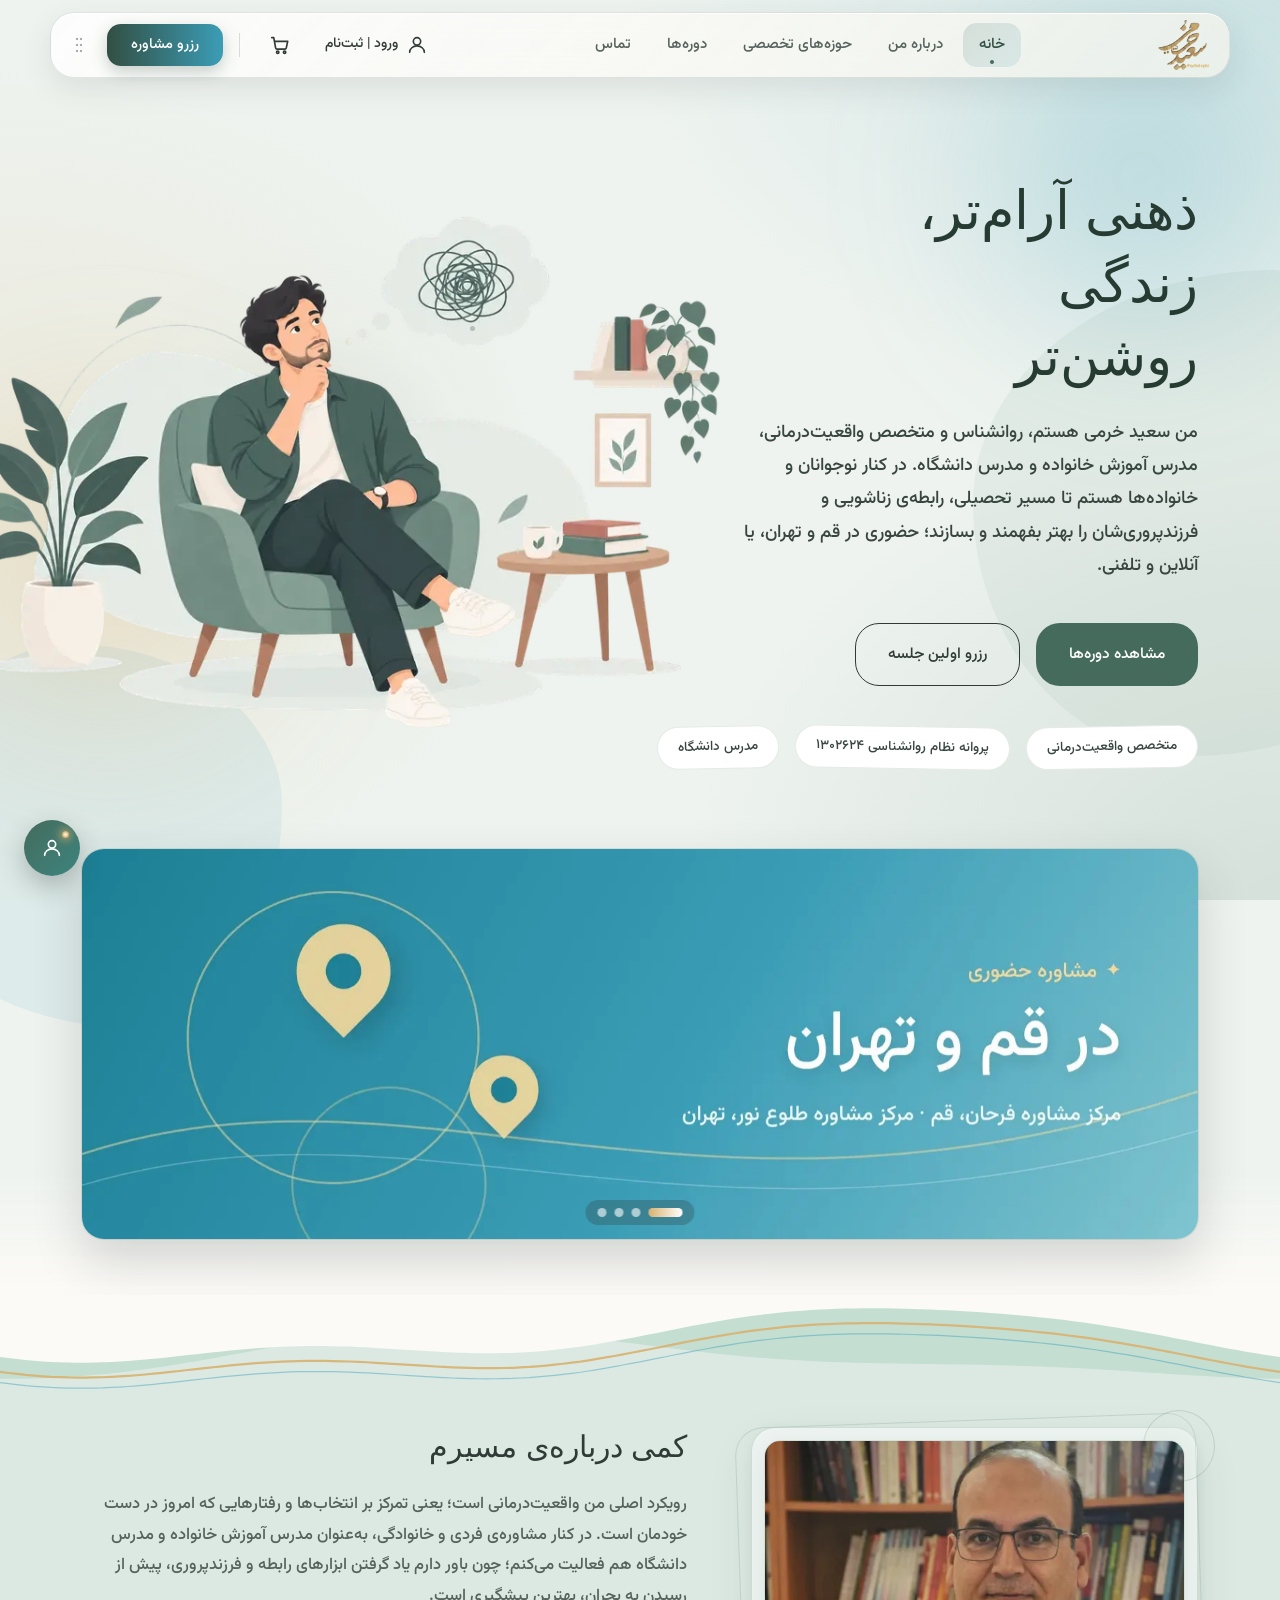
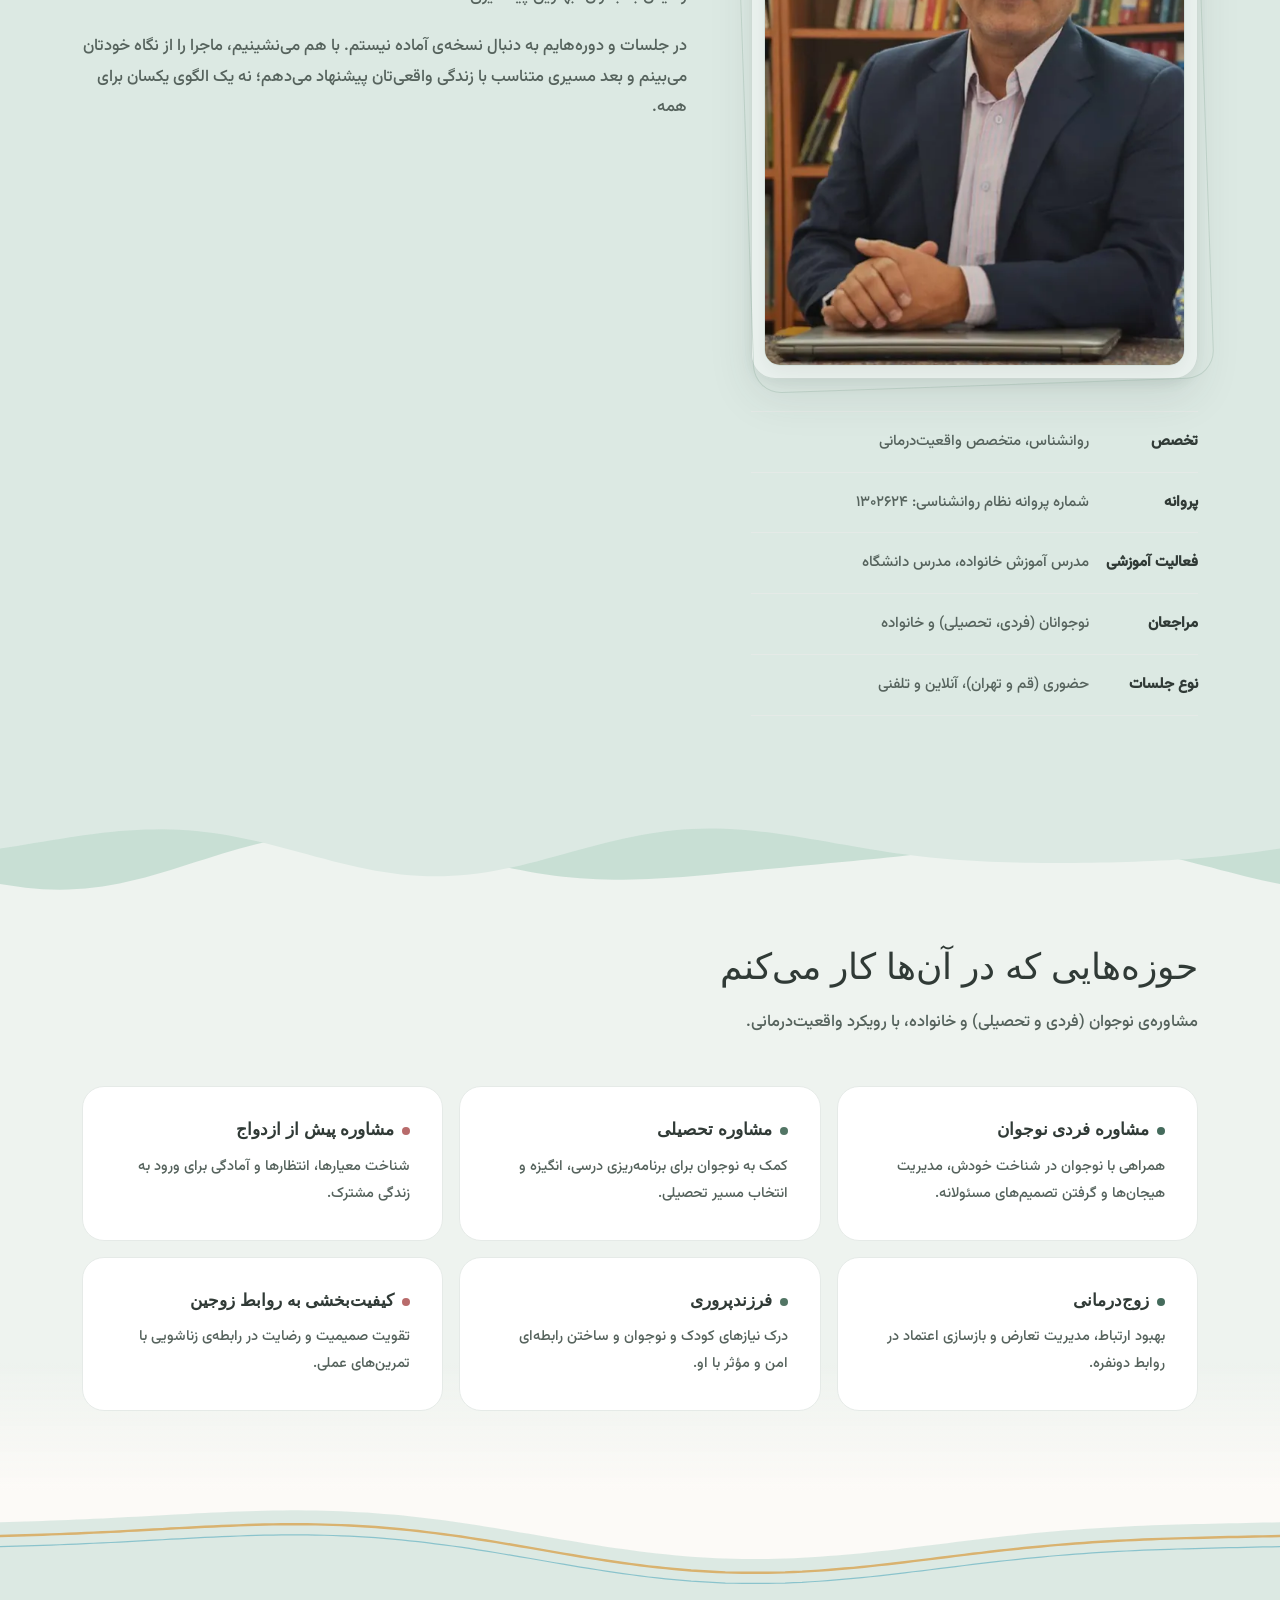
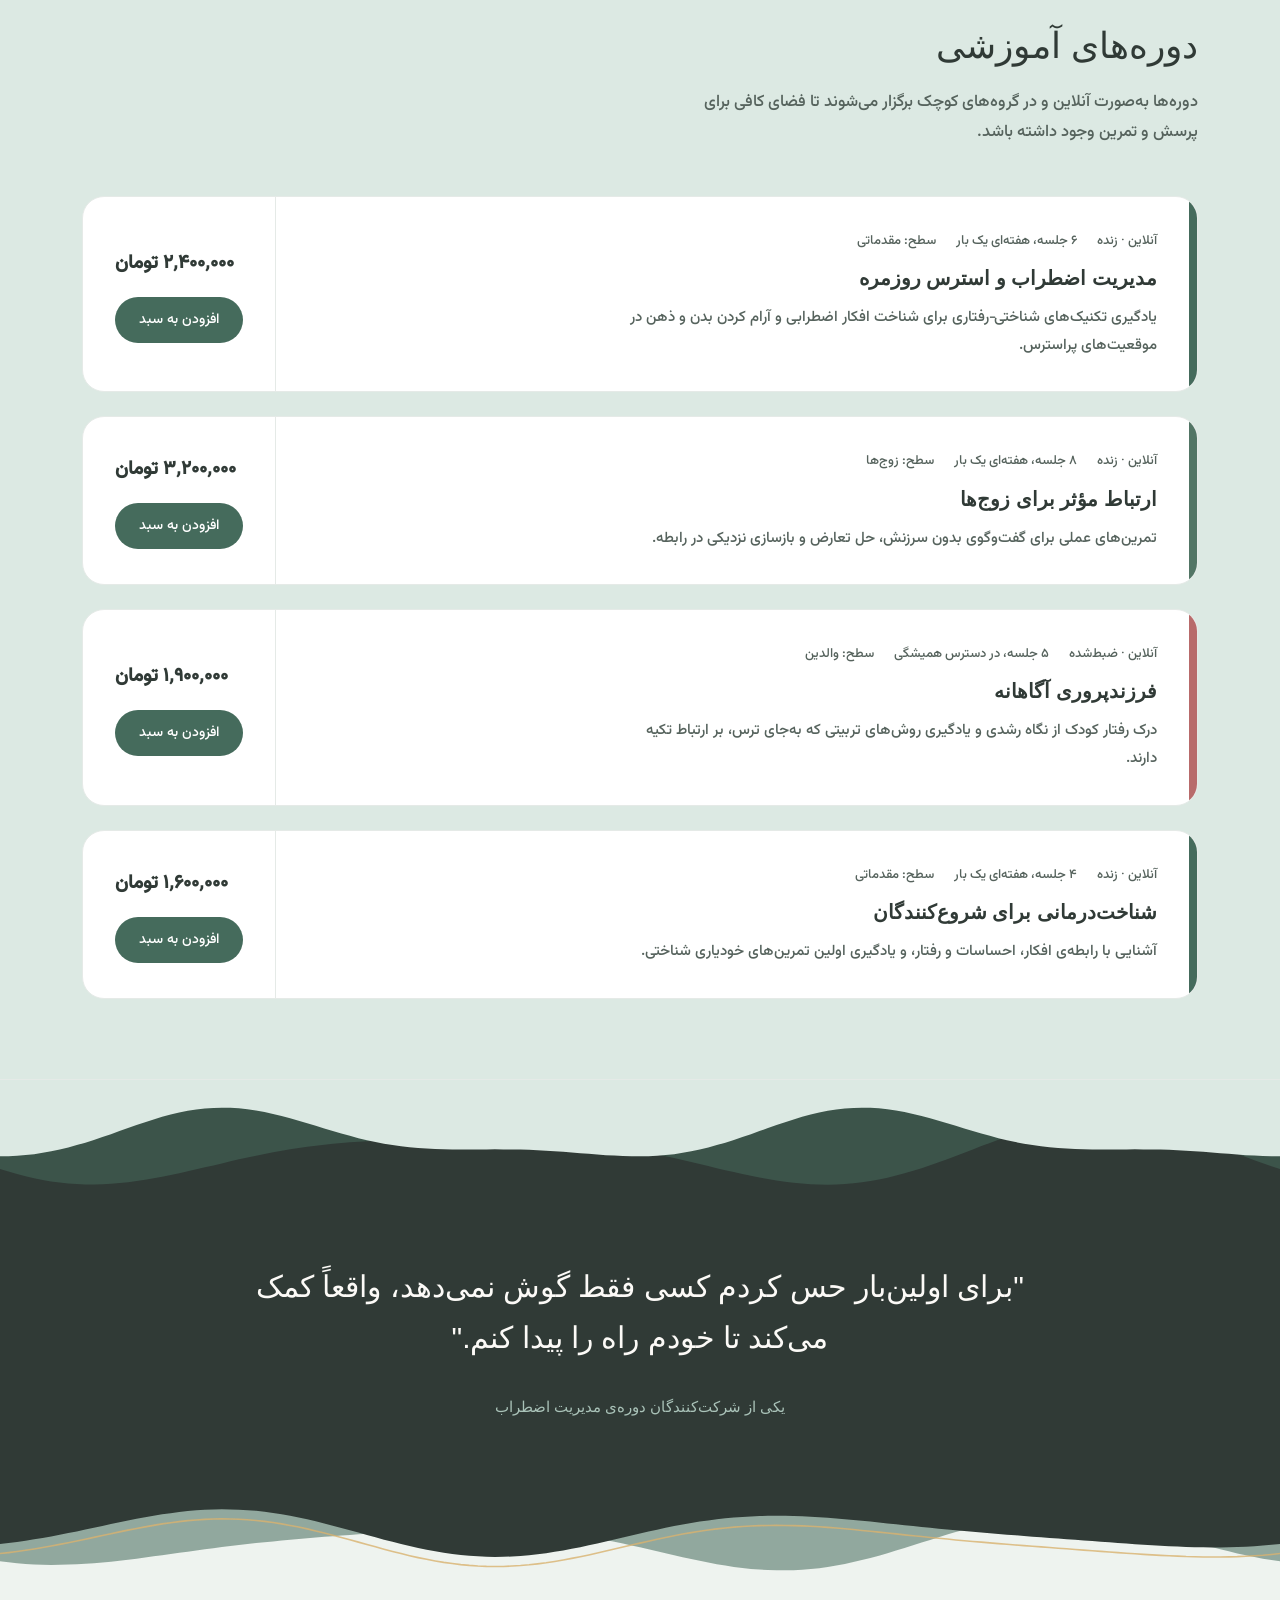
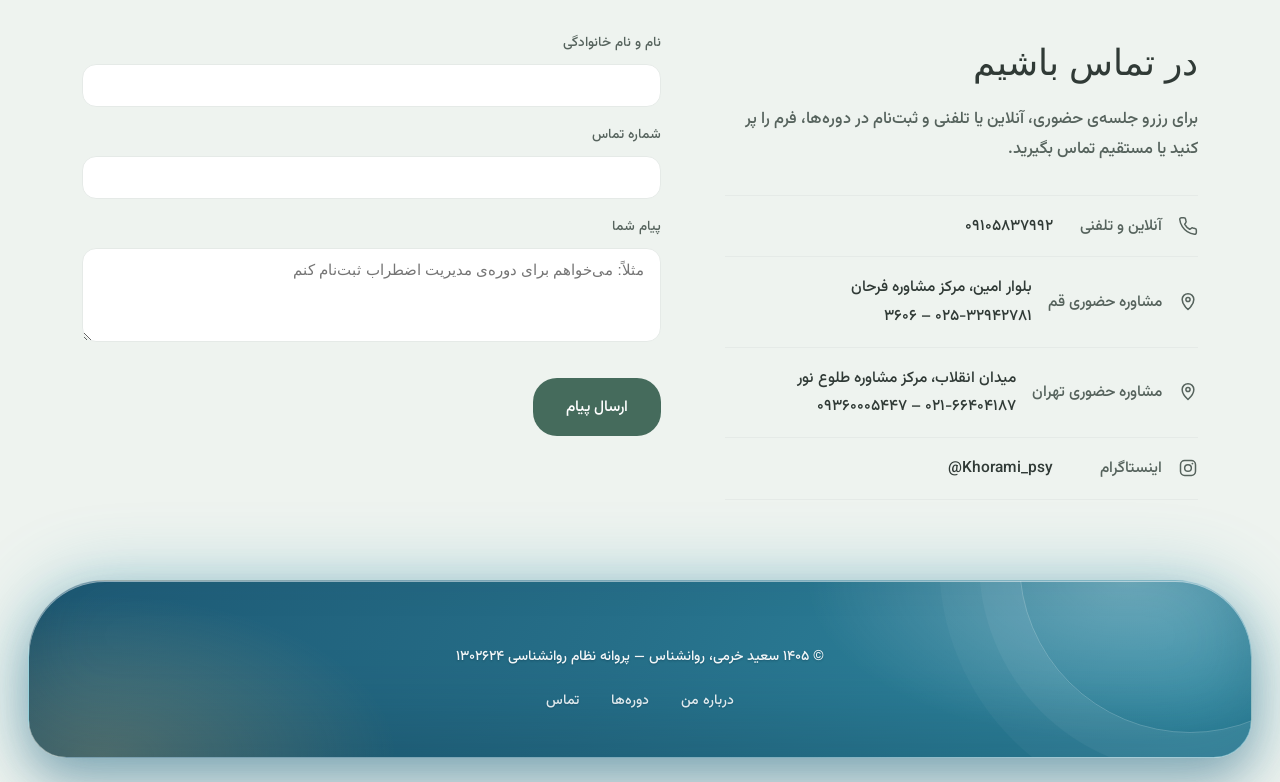
<file: index.html>
<!doctype html>
<html lang="fa" dir="rtl">
  <head>
    <meta charset="UTF-8" />
    <meta name="viewport" content="width=device-width, initial-scale=1.0" />
    <meta
      name="description"
      content="سعید خرمی، روانشناس و مشاور (متخصص واقعیت‌درمانی)، مدرس آموزش خانواده و مدرس دانشگاه. مشاوره نوجوان و خانواده در قم و تهران، به‌صورت حضوری، آنلاین و تلفنی."
    />
    <title>سعید خرمی | روانشناس و مشاور (متخصص واقعیت‌درمانی)</title>
    <script>
      /* remembered navbar position (desktop); applied before first paint */
      try {
        var d = localStorage.getItem("navDock");
        if (
          window.matchMedia("(min-width: 1101px)").matches &&
          /^(bottom|left|right)$/.test(d)
        )
          document.documentElement.dataset.dock = d;
      } catch (e) {}
    </script>
    <link rel="stylesheet" href="base.css" />
    <link rel="stylesheet" href="shop.css" />
    <link rel="stylesheet" href="index.css" />
  </head>
  <body>
    <a class="skip-link" href="#main-content">پرش به محتوای اصلی</a>
    <header>
      <div class="wrap nav">
        <a href="index.html" class="brand" aria-label="سعید خرمی، صفحه‌ی اصلی">
          <img
            src="./images/logo.webp"
            alt="سعید خرمی، روان‌شناس"
            class="brand-logo"
            width="150"
            height="147"
          />
        </a>

        <nav class="links" id="navLinks" aria-label="منوی اصلی">
          <a href="index.html" data-nav="home">خانه</a>
          <a href="index.html#about" data-nav="about">درباره من</a>
          <a href="index.html#expertise" data-nav="expertise">حوزه‌های تخصصی</a>
          <a href="index.html#courses" data-nav="courses">دوره‌ها</a>
          <a href="index.html#contact" data-nav="contact">تماس</a>
        </nav>

        <div class="nav-actions">
          <a
            class="tab-link"
            href="index.html#courses"
            data-nav="courses"
            aria-label="دوره‌ها"
          >
            <svg
              viewBox="0 0 24 24"
              fill="none"
              stroke="currentColor"
              stroke-width="1.8"
              stroke-linecap="round"
              stroke-linejoin="round"
              aria-hidden="true"
            >
              <path
                d="M4 5.5A1.5 1.5 0 0 1 5.5 4H11v15H5.5A1.5 1.5 0 0 0 4 20.5z"
              ></path>
              <path
                d="M20 5.5A1.5 1.5 0 0 0 18.5 4H13v15h5.5a1.5 1.5 0 0 1 1.5 1.5z"
              ></path>
            </svg>
            <span>دوره‌ها</span>
          </a>
          <a class="tool-btn" id="toolUser" href="register.html#login">
            <svg
              viewBox="0 0 24 24"
              fill="none"
              stroke="currentColor"
              stroke-width="1.8"
              stroke-linecap="round"
              stroke-linejoin="round"
              aria-hidden="true"
            >
              <circle cx="12" cy="8" r="4"></circle>
              <path d="M4 20c0-4 3.6-7 8-7s8 3 8 7"></path>
            </svg>
            <span class="tool-label">ورود | ثبت‌نام</span>
          </a>
          <button
            type="button"
            class="tool-btn"
            id="toolCart"
            aria-label="سبد خرید"
          >
            <svg
              viewBox="0 0 24 24"
              fill="none"
              stroke="currentColor"
              stroke-width="1.8"
              stroke-linecap="round"
              stroke-linejoin="round"
              aria-hidden="true"
            >
              <path
                d="M3 4h2.2l2 11.2a1.6 1.6 0 0 0 1.6 1.3h8.4a1.6 1.6 0 0 0 1.6-1.2L20.4 8H6.1"
              ></path>
              <circle cx="9.5" cy="20" r="1.3"></circle>
              <circle cx="17" cy="20" r="1.3"></circle>
            </svg>
            <span class="cart-badge" hidden>0</span>
          </button>
          <span class="nav-sep" aria-hidden="true"></span>
          <a
            href="https://ravandarman.com/doctor/60292-saeed-khorami"
            class="nav-cta"
            >رزرو مشاوره</a
          >
          <button
            type="button"
            class="burger"
            id="burgerBtn"
            aria-label="باز کردن منو"
            aria-expanded="false"
            aria-controls="navLinks"
          >
            <span></span>
            <span></span>
            <span></span>
          </button>
        </div>
      </div>
    </header>
    <main id="main-content">
      <section class="hero-section">
        <div class="wrap hero">
          <div class="hero-copy">
            <h1>ذهنی آرام‌تر، زندگی روشن‌تر</h1>
            <p class="hero-lede">
              من سعید خرمی هستم، روانشناس و متخصص واقعیت‌درمانی، مدرس آموزش
              خانواده و مدرس دانشگاه. در کنار نوجوانان و خانواده‌ها هستم تا مسیر
              تحصیلی، رابطه‌ی زناشویی و فرزندپروری‌شان را بهتر بفهمند و بسازند؛
              حضوری در قم و تهران، یا آنلاین و تلفنی.
            </p>
            <div class="hero-actions">
              <a href="#courses" class="btn btn-primary">مشاهده دوره‌ها</a>
              <a href="#contact" class="btn btn-ghost">رزرو اولین جلسه</a>
            </div>
            <div class="hero-tags">
              <span class="paper-tag">متخصص واقعیت‌درمانی</span>
              <span class="paper-tag">پروانه نظام روانشناسی ۱۳۰۲۶۲۴</span>
              <span class="paper-tag">مدرس دانشگاه</span>
            </div>
          </div>
          <div
            class="hero-art character-art"
            aria-label="تصویر کارتونی فردی در حال فکر کردن"
          >
            <div class="character-halo" aria-hidden="true"></div>
            <img
              class="psychology-character"
              loading="eager"
              fetchpriority="high"
              decoding="async"
              width="900"
              height="600"
              src="./images/character.webp"
              alt="فردی آرام و متفکر که روی صندلی نشسته است"
            />
            <span class="character-spark spark-one" aria-hidden="true"></span>
            <span class="character-spark spark-two" aria-hidden="true"></span>
          </div>
        </div>
      </section>

      <section class="banner-section" aria-label="معرفی خدمات">
        <div class="wrap">
          <div
            class="banner"
            id="banner"
            role="region"
            aria-roledescription="carousel"
            aria-label="بنر خدمات مشاوره"
          >
            <div class="banner-track" id="bannerTrack" tabindex="0">
              <a
                class="banner-slide"
                href="#contact"
                aria-label="مشاوره حضوری در قم و تهران"
              >
                <picture>
                  <source
                    media="(max-width: 480px)"
                    srcset="images/banner-1-m.webp"
                  />
                  <img
                    src="images/banner-1.webp"
                    alt="مشاوره حضوری در قم و تهران"
                    width="1600"
                    height="560"
                    loading="eager"
                    fetchpriority="high"
                    decoding="async"
                    draggable="false"
                  />
                </picture>
              </a>
              <a
                class="banner-slide"
                href="tel:+989105837992"
                aria-label="مشاوره آنلاین و تلفنی"
              >
                <picture>
                  <source
                    media="(max-width: 480px)"
                    srcset="images/banner-2-m.webp"
                  />
                  <img
                    src="images/banner-2.webp"
                    alt="مشاوره آنلاین و تلفنی"
                    width="1600"
                    height="560"
                    loading="lazy"
                    draggable="false"
                  />
                </picture>
              </a>
              <a
                class="banner-slide"
                href="#expertise"
                aria-label="مشاوره پیش از ازدواج و زوج‌درمانی"
              >
                <picture>
                  <source
                    media="(max-width: 480px)"
                    srcset="images/banner-3-m.webp"
                  />
                  <img
                    src="images/banner-3.webp"
                    alt="مشاوره پیش از ازدواج و زوج‌درمانی"
                    width="1600"
                    height="560"
                    loading="lazy"
                    draggable="false"
                  />
                </picture>
              </a>
              <a
                class="banner-slide"
                href="#expertise"
                aria-label="مشاوره نوجوان، فردی و تحصیلی"
              >
                <picture>
                  <source
                    media="(max-width: 480px)"
                    srcset="images/banner-4-m.webp"
                  />
                  <img
                    src="images/banner-4.webp"
                    alt="مشاوره نوجوان، فردی و تحصیلی"
                    width="1600"
                    height="560"
                    loading="lazy"
                    draggable="false"
                  />
                </picture>
              </a>
            </div>
            <button
              type="button"
              class="banner-arrow banner-prev"
              aria-label="بنر قبلی"
            >
              <svg
                viewBox="0 0 24 24"
                fill="none"
                stroke="currentColor"
                stroke-width="2.2"
                stroke-linecap="round"
                stroke-linejoin="round"
                aria-hidden="true"
              >
                <path d="m9 6 6 6-6 6"></path>
              </svg>
            </button>
            <button
              type="button"
              class="banner-arrow banner-next"
              aria-label="بنر بعدی"
            >
              <svg
                viewBox="0 0 24 24"
                fill="none"
                stroke="currentColor"
                stroke-width="2.2"
                stroke-linecap="round"
                stroke-linejoin="round"
                aria-hidden="true"
              >
                <path d="m15 6-6 6 6 6"></path>
              </svg>
            </button>
            <div
              class="banner-dots"
              id="bannerDots"
              role="tablist"
              aria-label="انتخاب بنر"
            ></div>
          </div>
        </div>
      </section>

      <section class="about" id="about">
        <div class="wrap">
          <div>
            <div class="avatar-frame">
              <img
                src="./images/about-photo.webp"
                alt=""
                width="560"
                height="840"
                loading="lazy"
                decoding="async"
              />
            </div>
            <ul class="credential-list">
              <li><b>تخصص</b> روانشناس، متخصص واقعیت‌درمانی</li>
              <li><b>پروانه</b> شماره پروانه نظام روانشناسی: ۱۳۰۲۶۲۴</li>
              <li><b>فعالیت آموزشی</b> مدرس آموزش خانواده، مدرس دانشگاه</li>
              <li><b>مراجعان</b> نوجوانان (فردی، تحصیلی) و خانواده</li>
              <li><b>نوع جلسات</b> حضوری (قم و تهران)، آنلاین و تلفنی</li>
            </ul>
          </div>
          <div class="about-body">
            <h2 style="font-size: 30px; margin-bottom: 22px">
              کمی درباره‌ی مسیرم
            </h2>
            <p>
              رویکرد اصلی من واقعیت‌درمانی است؛ یعنی تمرکز بر انتخاب‌ها و
              رفتارهایی که امروز در دست خودمان است. در کنار مشاوره‌ی فردی و
              خانوادگی، به‌عنوان مدرس آموزش خانواده و مدرس دانشگاه هم فعالیت
              می‌کنم؛ چون باور دارم یاد گرفتن ابزارهای رابطه و فرزندپروری، پیش
              از رسیدن به بحران، بهترین پیشگیری است.
            </p>
            <p>
              در جلسات و دوره‌هایم به دنبال نسخه‌ی آماده نیستم. با هم می‌نشینیم،
              ماجرا را از نگاه خودتان می‌بینم و بعد مسیری متناسب با زندگی
              واقعی‌تان پیشنهاد می‌دهم؛ نه یک الگوی یکسان برای همه.
            </p>
          </div>
        </div>
      </section>

      <section id="expertise">
        <div class="wrap">
          <div class="section-head">
            <h2>حوزه‌هایی که در آن‌ها کار می‌کنم</h2>
            <p>
              مشاوره‌ی نوجوان (فردی و تحصیلی) و خانواده، با رویکرد
              واقعیت‌درمانی.
            </p>
          </div>
        </div>
        <div class="wrap">
          <div class="expertise-grid">
            <div class="expertise-item">
              <h3>
                <span class="dot" style="background: var(--accent)"></span
                >مشاوره فردی نوجوان
              </h3>
              <p>
                همراهی با نوجوان در شناخت خودش، مدیریت هیجان‌ها و گرفتن
                تصمیم‌های مسئولانه.
              </p>
            </div>
            <div class="expertise-item">
              <h3>
                <span class="dot" style="background: var(--sage)"></span>مشاوره
                تحصیلی
              </h3>
              <p>
                کمک به نوجوان برای برنامه‌ریزی درسی، انگیزه و انتخاب مسیر
                تحصیلی.
              </p>
            </div>
            <div class="expertise-item">
              <h3>
                <span class="dot" style="background: var(--brick)"></span>مشاوره
                پیش از ازدواج
              </h3>
              <p>شناخت معیارها، انتظارها و آمادگی برای ورود به زندگی مشترک.</p>
            </div>
            <div class="expertise-item">
              <h3>
                <span class="dot" style="background: var(--accent)"></span
                >زوج‌درمانی
              </h3>
              <p>
                بهبود ارتباط، مدیریت تعارض و بازسازی اعتماد در روابط دونفره.
              </p>
            </div>
            <div class="expertise-item">
              <h3>
                <span class="dot" style="background: var(--sage)"></span
                >فرزندپروری
              </h3>
              <p>
                درک نیازهای کودک و نوجوان و ساختن رابطه‌ای امن و مؤثر با او.
              </p>
            </div>
            <div class="expertise-item">
              <h3>
                <span class="dot" style="background: var(--brick)"></span
                >کیفیت‌بخشی به روابط زوجین
              </h3>
              <p>تقویت صمیمیت و رضایت در رابطه‌ی زناشویی با تمرین‌های عملی.</p>
            </div>
          </div>
        </div>
      </section>

      <section
        id="courses"
        style="
          background: var(--paper-deep);
          border-top: 1px solid var(--line);
          border-bottom: 1px solid var(--line);
        "
      >
        <div class="wrap">
          <div class="section-head">
            <h2>دوره‌های آموزشی</h2>
            <p>
              دوره‌ها به‌صورت آنلاین و در گروه‌های کوچک برگزار می‌شوند تا فضای
              کافی برای پرسش و تمرین وجود داشته باشد.
            </p>
          </div>
          <div class="courses-list">
            <div class="course-card" data-course-id="anxiety">
              <div class="tab" style="background: var(--accent)"></div>
              <div class="course-main">
                <div class="course-meta">
                  <span>آنلاین · زنده</span>
                  <span>۶ جلسه، هفته‌ای یک بار</span>
                  <span>سطح: مقدماتی</span>
                </div>
                <h3>مدیریت اضطراب و استرس روزمره</h3>
                <p>
                  یادگیری تکنیک‌های شناختی‑رفتاری برای شناخت افکار اضطرابی و
                  آرام کردن بدن و ذهن در موقعیت‌های پراسترس.
                </p>
              </div>
              <div class="course-side">
                <span class="price">۲٬۴۰۰٬۰۰۰ تومان</span>
                <button
                  type="button"
                  class="btn btn-primary add-to-cart"
                  data-add="anxiety"
                  data-label="افزودن به سبد"
                >
                  افزودن به سبد
                </button>
              </div>
            </div>

            <div class="course-card" data-course-id="couples">
              <div class="tab" style="background: var(--sage)"></div>
              <div class="course-main">
                <div class="course-meta">
                  <span>آنلاین · زنده</span>
                  <span>۸ جلسه، هفته‌ای یک بار</span>
                  <span>سطح: زوج‌ها</span>
                </div>
                <h3>ارتباط مؤثر برای زوج‌ها</h3>
                <p>
                  تمرین‌های عملی برای گفت‌وگوی بدون سرزنش، حل تعارض و بازسازی
                  نزدیکی در رابطه.
                </p>
              </div>
              <div class="course-side">
                <span class="price">۳٬۲۰۰٬۰۰۰ تومان</span>
                <button
                  type="button"
                  class="btn btn-primary add-to-cart"
                  data-add="couples"
                  data-label="افزودن به سبد"
                >
                  افزودن به سبد
                </button>
              </div>
            </div>

            <div class="course-card" data-course-id="parenting">
              <div class="tab" style="background: var(--brick)"></div>
              <div class="course-main">
                <div class="course-meta">
                  <span>آنلاین · ضبط‌شده</span>
                  <span>۵ جلسه، در دسترس همیشگی</span>
                  <span>سطح: والدین</span>
                </div>
                <h3>فرزندپروری آگاهانه</h3>
                <p>
                  درک رفتار کودک از نگاه رشدی و یادگیری روش‌های تربیتی که به‌جای
                  ترس، بر ارتباط تکیه دارند.
                </p>
              </div>
              <div class="course-side">
                <span class="price">۱٬۹۰۰٬۰۰۰ تومان</span>
                <button
                  type="button"
                  class="btn btn-primary add-to-cart"
                  data-add="parenting"
                  data-label="افزودن به سبد"
                >
                  افزودن به سبد
                </button>
              </div>
            </div>

            <div class="course-card" data-course-id="cbt">
              <div class="tab" style="background: var(--accent)"></div>
              <div class="course-main">
                <div class="course-meta">
                  <span>آنلاین · زنده</span>
                  <span>۴ جلسه، هفته‌ای یک بار</span>
                  <span>سطح: مقدماتی</span>
                </div>
                <h3>شناخت‌درمانی برای شروع‌کنندگان</h3>
                <p>
                  آشنایی با رابطه‌ی افکار، احساسات و رفتار، و یادگیری اولین
                  تمرین‌های خودیاری شناختی.
                </p>
              </div>
              <div class="course-side">
                <span class="price">۱٬۶۰۰٬۰۰۰ تومان</span>
                <button
                  type="button"
                  class="btn btn-primary add-to-cart"
                  data-add="cbt"
                  data-label="افزودن به سبد"
                >
                  افزودن به سبد
                </button>
              </div>
            </div>
          </div>
        </div>
      </section>

      <section class="quote-wrap">
        <div class="wrap" style="text-align: center">
          <blockquote>
            "برای اولین‌بار حس کردم کسی فقط گوش نمی‌دهد، واقعاً کمک می‌کند تا
            خودم راه را پیدا کنم."
            <cite>یکی از شرکت‌کنندگان دوره‌ی مدیریت اضطراب</cite>
          </blockquote>
        </div>
      </section>

      <section class="contact" id="contact">
        <div class="wrap">
          <div class="contact-info">
            <div class="section-head" style="margin-bottom: 30px">
              <h2>در تماس باشیم</h2>
              <p>
                برای رزرو جلسه‌ی حضوری، آنلاین یا تلفنی و ثبت‌نام در دوره‌ها،
                فرم را پر کنید یا مستقیم تماس بگیرید.
              </p>
            </div>
            <div class="info-row">
              <span class="info-icon" aria-hidden="true">
                <svg
                  viewBox="0 0 24 24"
                  fill="none"
                  stroke="currentColor"
                  stroke-width="1.8"
                  stroke-linecap="round"
                  stroke-linejoin="round"
                >
                  <path
                    d="M22 16.92v3a2 2 0 0 1-2.18 2 19.79 19.79 0 0 1-8.63-3.07 19.5 19.5 0 0 1-6-6 19.79 19.79 0 0 1-3.07-8.67A2 2 0 0 1 4.11 2h3a2 2 0 0 1 2 1.72c.12.81.3 1.6.54 2.36a2 2 0 0 1-.45 2.11L8.09 9.91a16 16 0 0 0 6 6l1.72-1.11a2 2 0 0 1 2.11-.45c.76.24 1.55.42 2.36.54A2 2 0 0 1 22 16.92z"
                  ></path>
                </svg>
              </span>
              <b>آنلاین و تلفنی</b
              ><a href="tel:+989105837992" dir="ltr">۰۹۱۰۵۸۳۷۹۹۲</a>
            </div>
            <div class="info-row">
              <span class="info-icon" aria-hidden="true">
                <svg
                  viewBox="0 0 24 24"
                  fill="none"
                  stroke="currentColor"
                  stroke-width="1.8"
                  stroke-linecap="round"
                  stroke-linejoin="round"
                >
                  <path
                    d="M12 21s7-6.2 7-12a7 7 0 0 0-14 0c0 5.8 7 12 7 12z"
                  ></path>
                  <circle cx="12" cy="9" r="2.5"></circle>
                </svg>
              </span>
              <b>مشاوره حضوری قم</b
              ><span
                >بلوار امین، مرکز مشاوره فرحان<br /><a
                  href="tel:+982532942781"
                  dir="ltr"
                  >۰۲۵-۳۲۹۴۲۷۸۱</a
                >
                – ۳۶۰۶</span
              >
            </div>
            <div class="info-row">
              <span class="info-icon" aria-hidden="true">
                <svg
                  viewBox="0 0 24 24"
                  fill="none"
                  stroke="currentColor"
                  stroke-width="1.8"
                  stroke-linecap="round"
                  stroke-linejoin="round"
                >
                  <path
                    d="M12 21s7-6.2 7-12a7 7 0 0 0-14 0c0 5.8 7 12 7 12z"
                  ></path>
                  <circle cx="12" cy="9" r="2.5"></circle>
                </svg>
              </span>
              <b>مشاوره حضوری تهران</b
              ><span
                >میدان انقلاب، مرکز مشاوره طلوع نور<br /><a
                  href="tel:+982166404187"
                  dir="ltr"
                  >۰۲۱-۶۶۴۰۴۱۸۷</a
                >
                – <a href="tel:+989360005447" dir="ltr">۰۹۳۶۰۰۰۵۴۴۷</a></span
              >
            </div>
            <div class="info-row">
              <span class="info-icon" aria-hidden="true">
                <svg
                  viewBox="0 0 24 24"
                  fill="none"
                  stroke="currentColor"
                  stroke-width="1.8"
                  stroke-linecap="round"
                  stroke-linejoin="round"
                >
                  <rect x="3" y="3" width="18" height="18" rx="5"></rect>
                  <circle cx="12" cy="12" r="4"></circle>
                  <circle
                    cx="17.3"
                    cy="6.7"
                    r="1.1"
                    fill="currentColor"
                    stroke="none"
                  ></circle>
                </svg>
              </span>
              <b>اینستاگرام</b
              ><a
                href="https://www.instagram.com/Khorami_psy"
                target="_blank"
                rel="noopener"
                dir="ltr"
                >@Khorami_psy</a
              >
            </div>
          </div>
          <form id="contactForm">
            <div class="field">
              <label for="name">نام و نام خانوادگی</label>
              <input
                id="name"
                name="name"
                type="text"
                autocomplete="name"
                required
              />
            </div>
            <div class="field">
              <label for="phone">شماره تماس</label>
              <input
                id="phone"
                name="phone"
                type="tel"
                inputmode="tel"
                autocomplete="tel"
                required
              />
            </div>
            <div class="field">
              <label for="msg">پیام شما</label>
              <textarea
                id="msg"
                name="message"
                rows="4"
                placeholder="مثلاً: می‌خواهم برای دوره‌ی مدیریت اضطراب ثبت‌نام کنم"
              ></textarea>
            </div>
            <button type="submit" class="btn btn-primary">ارسال پیام</button>
            <p
              class="contact-error"
              role="alert"
              aria-live="assertive"
              hidden
            ></p>
            <p
              class="done"
              style="display: none; color: var(--sage); font-size: 14px"
            >
              پیام شما ارسال شد، به‌زودی تماس می‌گیریم.
            </p>
          </form>
        </div>
      </section>
    </main>
    <footer>
      <div class="wrap">
        <span>© ۱۴۰۵ سعید خرمی، روانشناس — پروانه نظام روانشناسی ۱۳۰۲۶۲۴</span>
        <nav>
          <a href="#about">درباره من</a>
          <a href="#courses">دوره‌ها</a>
          <a href="#contact">تماس</a>
        </nav>
      </div>
    </footer>
    <a
      href="register.html"
      class="fab-auth"
      id="fabAuth"
      aria-label="ثبت‌نام یا ورود"
    >
      <span class="fab-auth-icon">
        <svg
          viewBox="0 0 24 24"
          fill="none"
          stroke="currentColor"
          stroke-width="1.8"
          stroke-linecap="round"
          stroke-linejoin="round"
          aria-hidden="true"
        >
          <circle cx="12" cy="8" r="4"></circle>
          <path d="M4 20c0-4 3.6-7 8-7s8 3 8 7"></path>
        </svg>
      </span>
      <span class="fab-auth-label">ثبت‌نام / ورود</span>
    </a>
    <a href="#" class="back-to-top" id="backToTop" aria-label="بازگشت به بالا">
      <span class="back-to-top-icon">
        <svg
          viewBox="0 0 24 24"
          fill="none"
          stroke="currentColor"
          stroke-width="1.8"
          stroke-linecap="round"
          stroke-linejoin="round"
          aria-hidden="true"
        >
          <path d="M12 19V5"></path>
          <path d="M6 11l6-6 6 6"></path>
        </svg>
      </span>
      <span class="back-to-top-label">بازگشت به بالا</span>
    </a>
    <script src="base.js" defer></script>
    <script src="shop.js" defer></script>
    <script src="index.js" defer></script>
  </body>
</html>
</file>
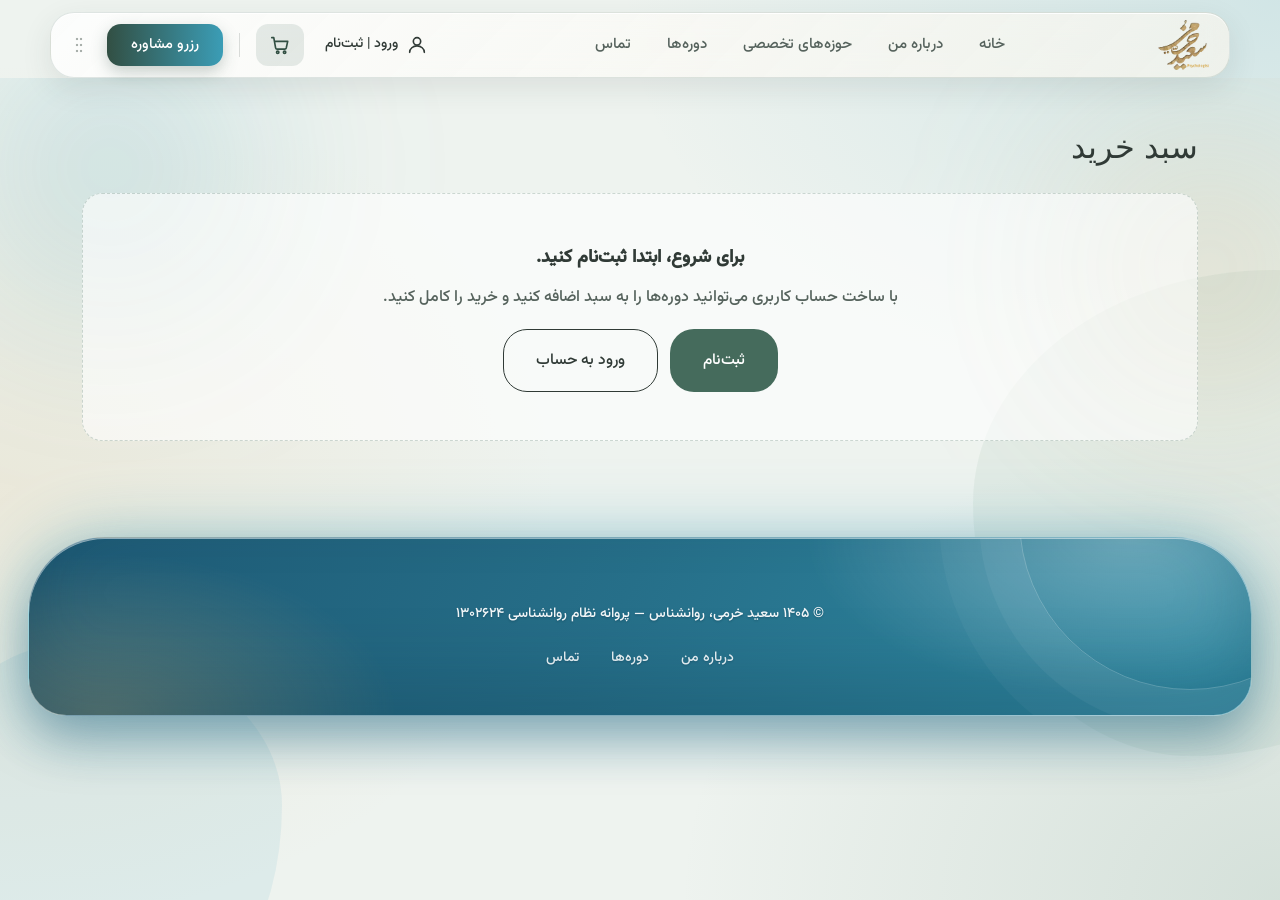
<file: cart.html>
<!doctype html>
<html lang="fa" dir="rtl">
  <head>
    <meta charset="UTF-8" />
    <meta name="viewport" content="width=device-width, initial-scale=1.0" />
    <meta name="robots" content="noindex" />
    <title>سبد خرید | سعید خرمی، روانشناس</title>
    <script>
      /* remembered navbar position (desktop); applied before first paint */
      try {
        var d = localStorage.getItem("navDock");
        if (
          window.matchMedia("(min-width: 1101px)").matches &&
          /^(bottom|left|right)$/.test(d)
        )
          document.documentElement.dataset.dock = d;
      } catch (e) {}
    </script>
    <link rel="stylesheet" href="base.css" />
    <link rel="stylesheet" href="shop.css" />
    <link rel="stylesheet" href="cart.css" />
  </head>
  <body>
    <a class="skip-link" href="#main-content">پرش به محتوای اصلی</a>
    <header>
      <div class="wrap nav">
        <a href="index.html" class="brand" aria-label="سعید خرمی، صفحه‌ی اصلی">
          <img
            src="./images/logo.webp"
            alt="سعید خرمی، روان‌شناس"
            class="brand-logo"
            width="150"
            height="147"
          />
        </a>

        <nav class="links" id="navLinks" aria-label="منوی اصلی">
          <a href="index.html" data-nav="home">خانه</a>
          <a href="index.html#about" data-nav="about">درباره من</a>
          <a href="index.html#expertise" data-nav="expertise">حوزه‌های تخصصی</a>
          <a href="index.html#courses" data-nav="courses">دوره‌ها</a>
          <a href="index.html#contact" data-nav="contact">تماس</a>
        </nav>

        <div class="nav-actions">
          <a
            class="tab-link"
            href="index.html#courses"
            data-nav="courses"
            aria-label="دوره‌ها"
          >
            <svg
              viewBox="0 0 24 24"
              fill="none"
              stroke="currentColor"
              stroke-width="1.8"
              stroke-linecap="round"
              stroke-linejoin="round"
              aria-hidden="true"
            >
              <path
                d="M4 5.5A1.5 1.5 0 0 1 5.5 4H11v15H5.5A1.5 1.5 0 0 0 4 20.5z"
              ></path>
              <path
                d="M20 5.5A1.5 1.5 0 0 0 18.5 4H13v15h5.5a1.5 1.5 0 0 1 1.5 1.5z"
              ></path>
            </svg>
            <span>دوره‌ها</span>
          </a>
          <a class="tool-btn" id="toolUser" href="register.html#login">
            <svg
              viewBox="0 0 24 24"
              fill="none"
              stroke="currentColor"
              stroke-width="1.8"
              stroke-linecap="round"
              stroke-linejoin="round"
              aria-hidden="true"
            >
              <circle cx="12" cy="8" r="4"></circle>
              <path d="M4 20c0-4 3.6-7 8-7s8 3 8 7"></path>
            </svg>
            <span class="tool-label">ورود | ثبت‌نام</span>
          </a>
          <button
            type="button"
            class="tool-btn"
            id="toolCart"
            aria-label="سبد خرید"
          >
            <svg
              viewBox="0 0 24 24"
              fill="none"
              stroke="currentColor"
              stroke-width="1.8"
              stroke-linecap="round"
              stroke-linejoin="round"
              aria-hidden="true"
            >
              <path
                d="M3 4h2.2l2 11.2a1.6 1.6 0 0 0 1.6 1.3h8.4a1.6 1.6 0 0 0 1.6-1.2L20.4 8H6.1"
              ></path>
              <circle cx="9.5" cy="20" r="1.3"></circle>
              <circle cx="17" cy="20" r="1.3"></circle>
            </svg>
            <span class="cart-badge" hidden>0</span>
          </button>
          <span class="nav-sep" aria-hidden="true"></span>
          <a
            href="https://ravandarman.com/doctor/60292-saeed-khorami"
            class="nav-cta"
            >رزرو مشاوره</a
          >
          <button
            type="button"
            class="burger"
            id="burgerBtn"
            aria-label="باز کردن منو"
            aria-expanded="false"
            aria-controls="navLinks"
          >
            <span></span>
            <span></span>
            <span></span>
          </button>
        </div>
      </div>
    </header>
    <main id="main-content">
      <section class="cart-page">
        <div class="wrap">
          <div id="cartView">
            <h1 class="cart-title">سبد خرید</h1>
            <p class="cart-sub" id="cartSub"></p>
            <div class="cart-layout" id="cartLayout">
              <div class="cart-list" id="cartList"></div>
              <aside class="cart-box" id="cartBox">
                <h2>خلاصه‌ی سفارش</h2>
                <div class="sum-line">
                  <span>تعداد دوره‌ها</span><span id="sumCount">۰</span>
                </div>
                <div class="sum-line sum-total">
                  <span>مبلغ قابل پرداخت</span><b id="sumTotal">۰</b>
                </div>
                <div class="login-hint" id="loginHint" hidden>
                  برای تکمیل خرید باید وارد حساب شوید.
                  <a href="register.html?next=cart.html#login">ورود</a> یا
                  <a href="register.html?next=cart.html">ثبت‌نام</a>
                </div>
                <button type="button" class="btn btn-primary" id="payBtn">
                  پرداخت و ثبت‌نام در دوره‌ها
                </button>
                <p class="demo-note" id="demoNote" hidden>
                  درگاه پرداخت هنوز متصل نشده است؛ این مرحله فقط آزمایشی است و
                  مبلغی دریافت نمی‌شود.
                </p>
                <p class="cart-note">
                  پس از پرداخت، دوره در بخش «دوره‌های من» فعال می‌شود و جزئیات
                  دسترسی برای شما ارسال خواهد شد.
                </p>
              </aside>
            </div>
          </div>
          <div id="doneView" hidden></div>
        </div>
      </section>
    </main>
    <footer>
      <div class="wrap">
        <span>© ۱۴۰۵ سعید خرمی، روانشناس — پروانه نظام روانشناسی ۱۳۰۲۶۲۴</span>
        <nav>
          <a href="index.html#about">درباره من</a>
          <a href="index.html#courses">دوره‌ها</a>
          <a href="index.html#contact">تماس</a>
        </nav>
      </div>
    </footer>
    <a href="#" class="back-to-top" id="backToTop" aria-label="بازگشت به بالا">
      <span class="back-to-top-icon">
        <svg
          viewBox="0 0 24 24"
          fill="none"
          stroke="currentColor"
          stroke-width="1.8"
          stroke-linecap="round"
          stroke-linejoin="round"
          aria-hidden="true"
        >
          <path d="M12 19V5"></path>
          <path d="M6 11l6-6 6 6"></path>
        </svg>
      </span>
      <span class="back-to-top-label">بازگشت به بالا</span>
    </a>
    <script src="base.js" defer></script>
    <script src="shop.js" defer></script>
    <script src="cart.js" defer></script>
  </body>
</html>
</file>
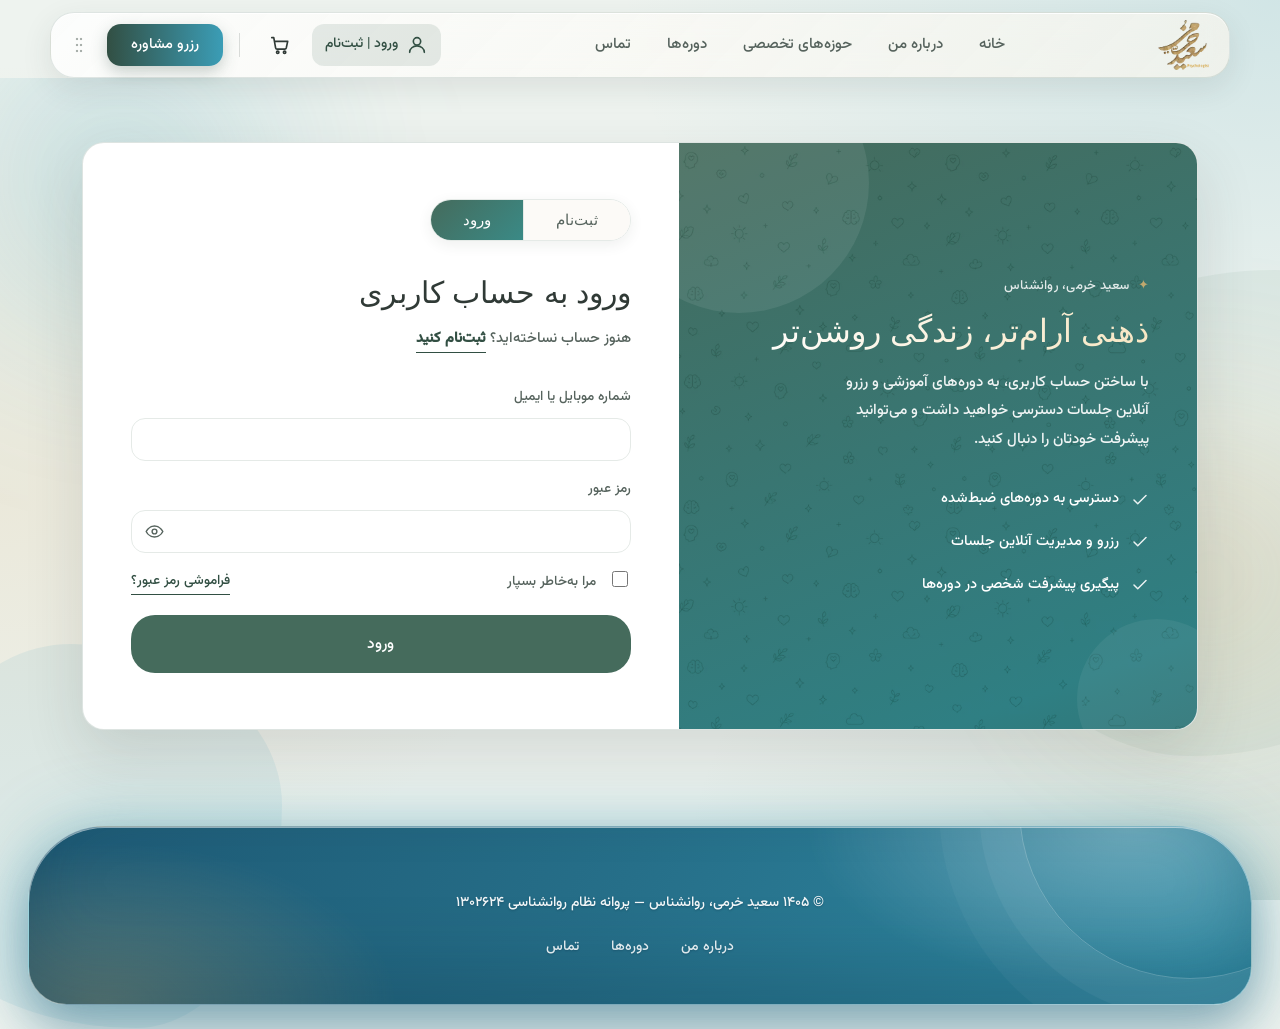
<file: panel.html>
<!doctype html>
<html lang="fa" dir="rtl">
  <head>
    <meta charset="UTF-8" />
    <meta name="viewport" content="width=device-width, initial-scale=1.0" />
    <meta name="robots" content="noindex" />
    <title>پنل کاربری | سعید خرمی، روانشناس</title>
    <script>
      /* remembered navbar position (desktop); applied before first paint */
      try {
        var d = localStorage.getItem("navDock");
        if (
          window.matchMedia("(min-width: 1101px)").matches &&
          /^(bottom|left|right)$/.test(d)
        )
          document.documentElement.dataset.dock = d;
      } catch (e) {}
    </script>
    <link rel="stylesheet" href="base.css" />
    <link rel="stylesheet" href="shop.css" />
    <link rel="stylesheet" href="panel.css" />
  </head>
  <body>
    <a class="skip-link" href="#main-content">پرش به محتوای اصلی</a>
    <header>
      <div class="wrap nav">
        <a href="index.html" class="brand" aria-label="سعید خرمی، صفحه‌ی اصلی">
          <img
            src="./images/logo.webp"
            alt="سعید خرمی، روان‌شناس"
            class="brand-logo"
            width="150"
            height="147"
          />
        </a>

        <nav class="links" id="navLinks" aria-label="منوی اصلی">
          <a href="index.html" data-nav="home">خانه</a>
          <a href="index.html#about" data-nav="about">درباره من</a>
          <a href="index.html#expertise" data-nav="expertise">حوزه‌های تخصصی</a>
          <a href="index.html#courses" data-nav="courses">دوره‌ها</a>
          <a href="index.html#contact" data-nav="contact">تماس</a>
        </nav>

        <div class="nav-actions">
          <a
            class="tab-link"
            href="index.html#courses"
            data-nav="courses"
            aria-label="دوره‌ها"
          >
            <svg
              viewBox="0 0 24 24"
              fill="none"
              stroke="currentColor"
              stroke-width="1.8"
              stroke-linecap="round"
              stroke-linejoin="round"
              aria-hidden="true"
            >
              <path
                d="M4 5.5A1.5 1.5 0 0 1 5.5 4H11v15H5.5A1.5 1.5 0 0 0 4 20.5z"
              ></path>
              <path
                d="M20 5.5A1.5 1.5 0 0 0 18.5 4H13v15h5.5a1.5 1.5 0 0 1 1.5 1.5z"
              ></path>
            </svg>
            <span>دوره‌ها</span>
          </a>
          <a class="tool-btn" id="toolUser" href="register.html#login">
            <svg
              viewBox="0 0 24 24"
              fill="none"
              stroke="currentColor"
              stroke-width="1.8"
              stroke-linecap="round"
              stroke-linejoin="round"
              aria-hidden="true"
            >
              <circle cx="12" cy="8" r="4"></circle>
              <path d="M4 20c0-4 3.6-7 8-7s8 3 8 7"></path>
            </svg>
            <span class="tool-label">ورود | ثبت‌نام</span>
          </a>
          <button
            type="button"
            class="tool-btn"
            id="toolCart"
            aria-label="سبد خرید"
          >
            <svg
              viewBox="0 0 24 24"
              fill="none"
              stroke="currentColor"
              stroke-width="1.8"
              stroke-linecap="round"
              stroke-linejoin="round"
              aria-hidden="true"
            >
              <path
                d="M3 4h2.2l2 11.2a1.6 1.6 0 0 0 1.6 1.3h8.4a1.6 1.6 0 0 0 1.6-1.2L20.4 8H6.1"
              ></path>
              <circle cx="9.5" cy="20" r="1.3"></circle>
              <circle cx="17" cy="20" r="1.3"></circle>
            </svg>
            <span class="cart-badge" hidden>0</span>
          </button>
          <span class="nav-sep" aria-hidden="true"></span>
          <a
            href="https://ravandarman.com/doctor/60292-saeed-khorami"
            class="nav-cta"
            >رزرو مشاوره</a
          >
          <button
            type="button"
            class="burger"
            id="burgerBtn"
            aria-label="باز کردن منو"
            aria-expanded="false"
            aria-controls="navLinks"
          >
            <span></span>
            <span></span>
            <span></span>
          </button>
        </div>
      </div>
    </header>
    <main id="main-content">
      <section class="panel-section">
        <div class="wrap">
          <div class="panel-grid" id="panelRoot" hidden>
            <aside class="panel-side">
              <div class="panel-profile">
                <div class="panel-avatar" id="pAvatar" aria-hidden="true"></div>
                <div>
                  <b id="pName"></b><br />
                  <span id="pPhone" dir="ltr"></span>
                </div>
              </div>
              <nav class="panel-nav" aria-label="پنل کاربری">
                <a href="#dashboard" data-tab="dashboard"
                  ><svg
                    viewBox="0 0 24 24"
                    fill="none"
                    stroke="currentColor"
                    stroke-width="1.8"
                    stroke-linecap="round"
                    stroke-linejoin="round"
                    aria-hidden="true"
                    width="20"
                    height="20"
                  >
                    <path d="M3 11.5 12 4l9 7.5"></path>
                    <path d="M5 10v9.5h5.5v-5h3v5H19V10"></path></svg
                  >داشبورد</a
                >
                <a href="#courses" data-tab="courses"
                  ><svg
                    viewBox="0 0 24 24"
                    fill="none"
                    stroke="currentColor"
                    stroke-width="1.8"
                    stroke-linecap="round"
                    stroke-linejoin="round"
                    aria-hidden="true"
                    width="20"
                    height="20"
                  >
                    <path
                      d="M4 5.5A1.5 1.5 0 0 1 5.5 4H20v14H5.5A1.5 1.5 0 0 0 4 19.5z"
                    ></path>
                    <path d="M4 19.5A1.5 1.5 0 0 0 5.5 21H20v-3"></path></svg
                  >دوره‌های من</a
                >
                <a href="#orders" data-tab="orders"
                  ><svg
                    viewBox="0 0 24 24"
                    fill="none"
                    stroke="currentColor"
                    stroke-width="1.8"
                    stroke-linecap="round"
                    stroke-linejoin="round"
                    aria-hidden="true"
                    width="20"
                    height="20"
                  >
                    <path d="M6 3h12v18l-3-2-3 2-3-2-3 2z"></path>
                    <path d="M9 8h6M9 12h6"></path></svg
                  >سفارش‌ها</a
                >
                <a href="#profile" data-tab="profile"
                  ><svg
                    viewBox="0 0 24 24"
                    fill="none"
                    stroke="currentColor"
                    stroke-width="1.8"
                    stroke-linecap="round"
                    stroke-linejoin="round"
                    aria-hidden="true"
                    width="20"
                    height="20"
                  >
                    <circle cx="12" cy="8" r="4"></circle>
                    <path d="M4 20c0-4 3.6-7 8-7s8 3 8 7"></path></svg
                  >پروفایل</a
                >
                <button type="button" class="logout" id="logoutBtn">
                  <svg
                    viewBox="0 0 24 24"
                    fill="none"
                    stroke="currentColor"
                    stroke-width="1.8"
                    stroke-linecap="round"
                    stroke-linejoin="round"
                    aria-hidden="true"
                    width="20"
                    height="20"
                  >
                    <path d="M10 4H5v16h5"></path>
                    <path d="M15 8l4 4-4 4M19 12H9"></path></svg
                  >خروج از حساب
                </button>
              </nav>
            </aside>

            <div class="panel-main">
              <div class="panel-tab" id="tab-dashboard">
                <h1 class="panel-title" id="welcome"></h1>
                <p class="panel-sub">خلاصه‌ی فعالیت شما در یک نگاه.</p>
                <div class="stats">
                  <div class="stat">
                    <b id="stCourses">۰</b><span>دوره‌ی فعال</span>
                  </div>
                  <div class="stat">
                    <b id="stOrders">۰</b><span>سفارش ثبت‌شده</span>
                  </div>
                  <div class="stat">
                    <b id="stTotal">۰</b><span>مجموع خرید (تومان)</span>
                  </div>
                </div>
                <div class="panel-card" id="suggestCard">
                  <h3>پیشنهاد برای شما</h3>
                  <div id="suggestList"></div>
                </div>
                <div class="panel-card">
                  <h3>رزرو جلسه‌ی مشاوره</h3>
                  <p class="panel-sub" style="margin-bottom: 14px">
                    برای جلسه‌ی حضوری در قم و تهران یا مشاوره‌ی آنلاین و تلفنی،
                    از بخش تماس اقدام کنید.
                  </p>
                  <a class="btn btn-ghost" href="index.html#contact"
                    >اطلاعات تماس و رزرو</a
                  >
                </div>
              </div>

              <div class="panel-tab" id="tab-courses">
                <h1 class="panel-title">دوره‌های من</h1>
                <p class="panel-sub">دوره‌هایی که ثبت‌نام کرده‌اید.</p>
                <div id="myCourses"></div>
              </div>

              <div class="panel-tab" id="tab-orders">
                <h1 class="panel-title">سفارش‌ها</h1>
                <p class="panel-sub">تاریخچه‌ی خریدهای شما.</p>
                <div id="myOrders"></div>
              </div>

              <div class="panel-tab" id="tab-profile">
                <h1 class="panel-title">پروفایل</h1>
                <p class="panel-sub">اطلاعات حساب خود را ویرایش کنید.</p>
                <div class="panel-card">
                  <h3>اطلاعات شخصی</h3>
                  <form class="panel-form" id="profileForm" novalidate>
                    <div class="field">
                      <label for="pfName">نام و نام خانوادگی</label>
                      <input id="pfName" type="text" autocomplete="name" />
                    </div>
                    <div class="field">
                      <label for="pfPhone">شماره موبایل</label>
                      <input id="pfPhone" type="text" dir="ltr" readonly />
                    </div>
                    <div class="field full">
                      <label for="pfEmail">ایمیل (اختیاری)</label>
                      <input
                        id="pfEmail"
                        type="email"
                        dir="ltr"
                        autocomplete="email"
                      />
                    </div>
                    <button type="submit" class="btn btn-primary">
                      ذخیره‌ی تغییرات
                    </button>
                    <p class="msg full" id="profileMsg" role="status"></p>
                  </form>
                </div>
                <div class="panel-card">
                  <h3>تغییر رمز عبور</h3>
                  <form class="panel-form" id="passForm" novalidate>
                    <div class="field full">
                      <label for="pwOld">رمز فعلی</label>
                      <input
                        id="pwOld"
                        type="password"
                        autocomplete="current-password"
                      />
                    </div>
                    <div class="field">
                      <label for="pwNew">رمز جدید (حداقل ۸ کاراکتر)</label>
                      <input
                        id="pwNew"
                        type="password"
                        autocomplete="new-password"
                      />
                    </div>
                    <div class="field">
                      <label for="pwNew2">تکرار رمز جدید</label>
                      <input
                        id="pwNew2"
                        type="password"
                        autocomplete="new-password"
                      />
                    </div>
                    <button type="submit" class="btn btn-primary">
                      تغییر رمز
                    </button>
                    <p class="msg full" id="passMsg" role="status"></p>
                  </form>
                </div>
              </div>
            </div>
          </div>
        </div>
      </section>
    </main>
    <footer>
      <div class="wrap">
        <span>© ۱۴۰۵ سعید خرمی، روانشناس — پروانه نظام روانشناسی ۱۳۰۲۶۲۴</span>
        <nav>
          <a href="index.html#about">درباره من</a>
          <a href="index.html#courses">دوره‌ها</a>
          <a href="index.html#contact">تماس</a>
        </nav>
      </div>
    </footer>
    <a href="#" class="back-to-top" id="backToTop" aria-label="بازگشت به بالا">
      <span class="back-to-top-icon">
        <svg
          viewBox="0 0 24 24"
          fill="none"
          stroke="currentColor"
          stroke-width="1.8"
          stroke-linecap="round"
          stroke-linejoin="round"
          aria-hidden="true"
        >
          <path d="M12 19V5"></path>
          <path d="M6 11l6-6 6 6"></path>
        </svg>
      </span>
      <span class="back-to-top-label">بازگشت به بالا</span>
    </a>
    <script src="base.js" defer></script>
    <script src="shop.js" defer></script>
    <script src="panel.js" defer></script>
  </body>
</html>
</file>
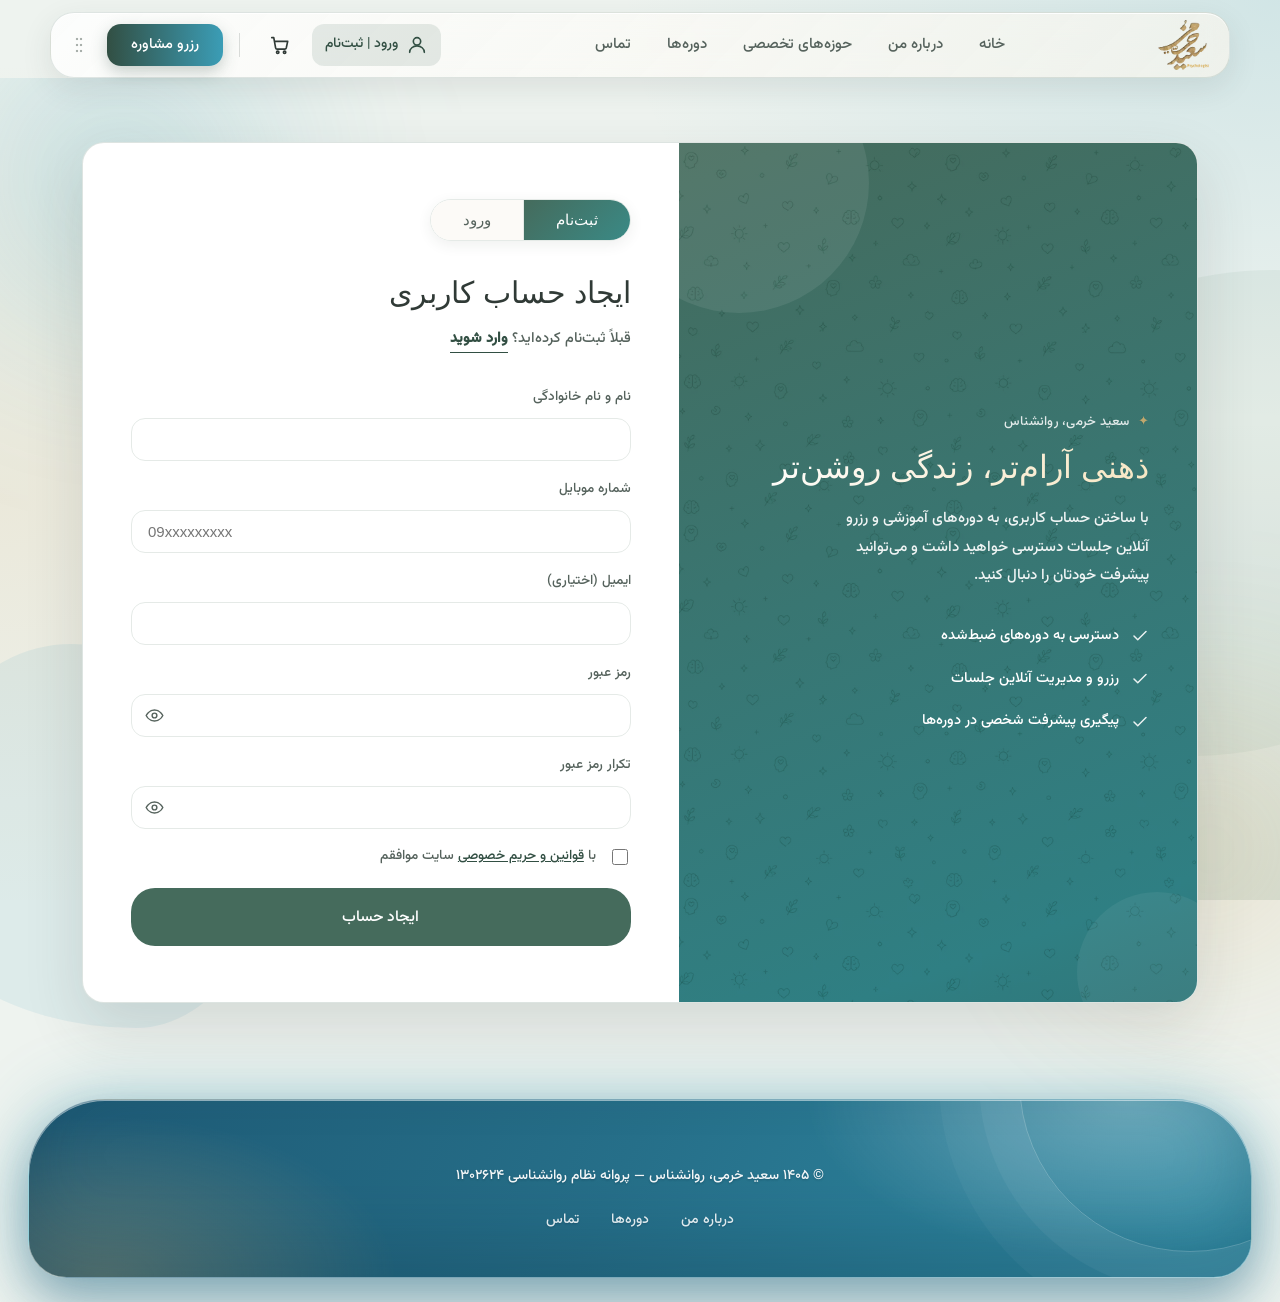
<file: register.html>
<!doctype html>
<html lang="fa" dir="rtl">
  <head>
    <meta charset="UTF-8" />
    <meta name="viewport" content="width=device-width, initial-scale=1.0" />
    <title>ثبت‌نام و ورود | سعید خرمی، روانشناس</title>
    <script>
      /* remembered navbar position (desktop); applied before first paint */
      try {
        var d = localStorage.getItem("navDock");
        if (
          window.matchMedia("(min-width: 1101px)").matches &&
          /^(bottom|left|right)$/.test(d)
        )
          document.documentElement.dataset.dock = d;
      } catch (e) {}
    </script>
    <link rel="stylesheet" href="base.css" />
    <link rel="stylesheet" href="shop.css" />
    <link rel="stylesheet" href="register.css" />
  </head>
  <body>
    <a class="skip-link" href="#main-content">پرش به محتوای اصلی</a>
    <header>
      <div class="wrap nav">
        <a href="index.html" class="brand" aria-label="سعید خرمی، صفحه‌ی اصلی">
          <img
            src="./images/logo.webp"
            alt="سعید خرمی، روان‌شناس"
            class="brand-logo"
            width="150"
            height="147"
          />
        </a>

        <nav class="links" id="navLinks" aria-label="منوی اصلی">
          <a href="index.html" data-nav="home">خانه</a>
          <a href="index.html#about" data-nav="about">درباره من</a>
          <a href="index.html#expertise" data-nav="expertise">حوزه‌های تخصصی</a>
          <a href="index.html#courses" data-nav="courses">دوره‌ها</a>
          <a href="index.html#contact" data-nav="contact">تماس</a>
        </nav>

        <div class="nav-actions">
          <a
            class="tab-link"
            href="index.html#courses"
            data-nav="courses"
            aria-label="دوره‌ها"
          >
            <svg
              viewBox="0 0 24 24"
              fill="none"
              stroke="currentColor"
              stroke-width="1.8"
              stroke-linecap="round"
              stroke-linejoin="round"
              aria-hidden="true"
            >
              <path
                d="M4 5.5A1.5 1.5 0 0 1 5.5 4H11v15H5.5A1.5 1.5 0 0 0 4 20.5z"
              ></path>
              <path
                d="M20 5.5A1.5 1.5 0 0 0 18.5 4H13v15h5.5a1.5 1.5 0 0 1 1.5 1.5z"
              ></path>
            </svg>
            <span>دوره‌ها</span>
          </a>
          <a class="tool-btn" id="toolUser" href="register.html#login">
            <svg
              viewBox="0 0 24 24"
              fill="none"
              stroke="currentColor"
              stroke-width="1.8"
              stroke-linecap="round"
              stroke-linejoin="round"
              aria-hidden="true"
            >
              <circle cx="12" cy="8" r="4"></circle>
              <path d="M4 20c0-4 3.6-7 8-7s8 3 8 7"></path>
            </svg>
            <span class="tool-label">ورود | ثبت‌نام</span>
          </a>
          <button
            type="button"
            class="tool-btn"
            id="toolCart"
            aria-label="سبد خرید"
          >
            <svg
              viewBox="0 0 24 24"
              fill="none"
              stroke="currentColor"
              stroke-width="1.8"
              stroke-linecap="round"
              stroke-linejoin="round"
              aria-hidden="true"
            >
              <path
                d="M3 4h2.2l2 11.2a1.6 1.6 0 0 0 1.6 1.3h8.4a1.6 1.6 0 0 0 1.6-1.2L20.4 8H6.1"
              ></path>
              <circle cx="9.5" cy="20" r="1.3"></circle>
              <circle cx="17" cy="20" r="1.3"></circle>
            </svg>
            <span class="cart-badge" hidden>0</span>
          </button>
          <span class="nav-sep" aria-hidden="true"></span>
          <a
            href="https://ravandarman.com/doctor/60292-saeed-khorami"
            class="nav-cta"
            >رزرو مشاوره</a
          >
          <button
            type="button"
            class="burger"
            id="burgerBtn"
            aria-label="باز کردن منو"
            aria-expanded="false"
            aria-controls="navLinks"
          >
            <span></span>
            <span></span>
            <span></span>
          </button>
        </div>
      </div>
    </header>
    <main id="main-content">
      <section class="auth-section">
        <div class="wrap">
          <div class="auth-grid">
            <div class="auth-panel">
              <div class="auth-panel-pattern" aria-hidden="true"></div>
              <span class="auth-kicker">سعید خرمی، روانشناس</span>
              <h2>ذهنی آرام‌تر، زندگی روشن‌تر</h2>
              <p class="auth-panel-lede">
                با ساختن حساب کاربری، به دوره‌های آموزشی و رزرو آنلاین جلسات
                دسترسی خواهید داشت و می‌توانید پیشرفت خودتان را دنبال کنید.
              </p>
              <ul class="auth-benefits">
                <li>
                  <svg
                    viewBox="0 0 24 24"
                    fill="none"
                    stroke="currentColor"
                    stroke-width="2"
                    stroke-linecap="round"
                    stroke-linejoin="round"
                  >
                    <path d="M20 6 9 17l-5-5"></path>
                  </svg>
                  دسترسی به دوره‌های ضبط‌شده
                </li>
                <li>
                  <svg
                    viewBox="0 0 24 24"
                    fill="none"
                    stroke="currentColor"
                    stroke-width="2"
                    stroke-linecap="round"
                    stroke-linejoin="round"
                  >
                    <path d="M20 6 9 17l-5-5"></path>
                  </svg>
                  رزرو و مدیریت آنلاین جلسات
                </li>
                <li>
                  <svg
                    viewBox="0 0 24 24"
                    fill="none"
                    stroke="currentColor"
                    stroke-width="2"
                    stroke-linecap="round"
                    stroke-linejoin="round"
                  >
                    <path d="M20 6 9 17l-5-5"></path>
                  </svg>
                  پیگیری پیشرفت شخصی در دوره‌ها
                </li>
              </ul>
            </div>

            <div class="auth-form-side">
              <div class="auth-tabs" role="tablist">
                <button
                  type="button"
                  class="auth-tab active"
                  id="tabRegister"
                  role="tab"
                  aria-selected="true"
                  aria-controls="registerForm"
                >
                  ثبت‌نام
                </button>
                <button
                  type="button"
                  class="auth-tab"
                  id="tabLogin"
                  role="tab"
                  aria-selected="false"
                  aria-controls="loginForm"
                >
                  ورود
                </button>
              </div>

              <div id="registerPane">
                <h1>ایجاد حساب کاربری</h1>
                <p class="auth-switch">
                  قبلاً ثبت‌نام کرده‌اید؟
                  <button type="button" data-switch-to="login">
                    وارد شوید
                  </button>
                </p>
                <form class="auth-form" id="registerForm" novalidate>
                  <div class="field">
                    <label for="regName">نام و نام خانوادگی</label>
                    <input id="regName" type="text" required />
                    <p class="field-error" id="regNameError">
                      لطفاً نام و نام خانوادگی را وارد کنید.
                    </p>
                  </div>
                  <div class="field">
                    <label for="regPhone">شماره موبایل</label>
                    <input
                      id="regPhone"
                      type="tel"
                      inputmode="numeric"
                      pattern="09\d{9}"
                      placeholder="09xxxxxxxxx"
                      required
                    />
                    <p class="field-error" id="regPhoneError">
                      شماره موبایل را به‌صورت ۰۹xxxxxxxxx وارد کنید.
                    </p>
                  </div>
                  <div class="field">
                    <label for="regEmail">ایمیل (اختیاری)</label>
                    <input id="regEmail" type="email" />
                    <p class="field-error" id="regEmailError">
                      ایمیل وارد شده معتبر نیست.
                    </p>
                  </div>
                  <div class="field field-password">
                    <label for="regPass">رمز عبور</label>
                    <div class="input-wrap">
                      <input
                        id="regPass"
                        type="password"
                        minlength="8"
                        required
                      />
                      <button
                        type="button"
                        class="toggle-pass"
                        aria-label="نمایش رمز عبور"
                      >
                        <svg
                          class="icon-on"
                          viewBox="0 0 24 24"
                          fill="none"
                          stroke="currentColor"
                          stroke-width="1.8"
                          stroke-linecap="round"
                          stroke-linejoin="round"
                        >
                          <path
                            d="M1.5 12S5 5 12 5s10.5 7 10.5 7-3.5 7-10.5 7S1.5 12 1.5 12Z"
                          ></path>
                          <circle cx="12" cy="12" r="3"></circle>
                        </svg>
                        <svg
                          class="icon-off"
                          viewBox="0 0 24 24"
                          fill="none"
                          stroke="currentColor"
                          stroke-width="1.8"
                          stroke-linecap="round"
                          stroke-linejoin="round"
                        >
                          <path
                            d="M3 3l18 18M10.6 10.6a3 3 0 0 0 4.24 4.24M6.3 6.4C3.9 8 2 12 2 12s3.5 7 10 7c1.9 0 3.5-.5 4.9-1.3M9.9 5.1C10.6 5 11.3 5 12 5c6.5 0 10 7 10 7-.4.8-1.1 1.9-2.1 2.9"
                          ></path>
                        </svg>
                      </button>
                    </div>
                    <p class="field-error" id="regPassError">
                      رمز عبور باید حداقل ۸ کاراکتر باشد.
                    </p>
                  </div>
                  <div class="field field-password">
                    <label for="regPassConfirm">تکرار رمز عبور</label>
                    <div class="input-wrap">
                      <input id="regPassConfirm" type="password" required />
                      <button
                        type="button"
                        class="toggle-pass"
                        aria-label="نمایش رمز عبور"
                      >
                        <svg
                          class="icon-on"
                          viewBox="0 0 24 24"
                          fill="none"
                          stroke="currentColor"
                          stroke-width="1.8"
                          stroke-linecap="round"
                          stroke-linejoin="round"
                        >
                          <path
                            d="M1.5 12S5 5 12 5s10.5 7 10.5 7-3.5 7-10.5 7S1.5 12 1.5 12Z"
                          ></path>
                          <circle cx="12" cy="12" r="3"></circle>
                        </svg>
                        <svg
                          class="icon-off"
                          viewBox="0 0 24 24"
                          fill="none"
                          stroke="currentColor"
                          stroke-width="1.8"
                          stroke-linecap="round"
                          stroke-linejoin="round"
                        >
                          <path
                            d="M3 3l18 18M10.6 10.6a3 3 0 0 0 4.24 4.24M6.3 6.4C3.9 8 2 12 2 12s3.5 7 10 7c1.9 0 3.5-.5 4.9-1.3M9.9 5.1C10.6 5 11.3 5 12 5c6.5 0 10 7 10 7-.4.8-1.1 1.9-2.1 2.9"
                          ></path>
                        </svg>
                      </button>
                    </div>
                    <p class="field-error" id="regPassConfirmError">
                      رمز عبور و تکرار آن یکسان نیستند.
                    </p>
                  </div>
                  <label class="check-row">
                    <input type="checkbox" id="regAgree" required />
                    <span
                      >با
                      <a href="#">قوانین و حریم خصوصی</a>
                      سایت موافقم</span
                    >
                  </label>
                  <p class="field-error" id="regAgreeError">
                    برای ادامه باید با قوانین و حریم خصوصی موافقت کنید.
                  </p>
                  <button type="submit" class="btn btn-primary">
                    ایجاد حساب
                  </button>
                  <p class="form-error" id="registerError" role="alert"></p>
                  <p class="form-success" id="registerSuccess">
                    حساب شما ساخته شد؛ در حال انتقال به پنل کاربری…
                  </p>
                </form>
              </div>

              <div id="loginPane" class="hidden">
                <h1>ورود به حساب کاربری</h1>
                <p class="auth-switch">
                  هنوز حساب نساخته‌اید؟
                  <button type="button" data-switch-to="register">
                    ثبت‌نام کنید
                  </button>
                </p>
                <form class="auth-form" id="loginForm" novalidate>
                  <div class="field">
                    <label for="loginId">شماره موبایل یا ایمیل</label>
                    <input id="loginId" type="text" required />
                    <p class="field-error" id="loginIdError">
                      شماره موبایل یا ایمیل را وارد کنید.
                    </p>
                  </div>
                  <div class="field field-password">
                    <label for="loginPass">رمز عبور</label>
                    <div class="input-wrap">
                      <input id="loginPass" type="password" required />
                      <button
                        type="button"
                        class="toggle-pass"
                        aria-label="نمایش رمز عبور"
                      >
                        <svg
                          class="icon-on"
                          viewBox="0 0 24 24"
                          fill="none"
                          stroke="currentColor"
                          stroke-width="1.8"
                          stroke-linecap="round"
                          stroke-linejoin="round"
                        >
                          <path
                            d="M1.5 12S5 5 12 5s10.5 7 10.5 7-3.5 7-10.5 7S1.5 12 1.5 12Z"
                          ></path>
                          <circle cx="12" cy="12" r="3"></circle>
                        </svg>
                        <svg
                          class="icon-off"
                          viewBox="0 0 24 24"
                          fill="none"
                          stroke="currentColor"
                          stroke-width="1.8"
                          stroke-linecap="round"
                          stroke-linejoin="round"
                        >
                          <path
                            d="M3 3l18 18M10.6 10.6a3 3 0 0 0 4.24 4.24M6.3 6.4C3.9 8 2 12 2 12s3.5 7 10 7c1.9 0 3.5-.5 4.9-1.3M9.9 5.1C10.6 5 11.3 5 12 5c6.5 0 10 7 10 7-.4.8-1.1 1.9-2.1 2.9"
                          ></path>
                        </svg>
                      </button>
                    </div>
                    <p class="field-error" id="loginPassError">
                      رمز عبور را وارد کنید.
                    </p>
                  </div>
                  <div class="auth-meta-row">
                    <label class="check-row" style="font-size: 13.5px">
                      <input type="checkbox" style="margin-top: 0" />
                      <span>مرا به‌خاطر بسپار</span>
                    </label>
                    <a href="#">فراموشی رمز عبور؟</a>
                  </div>
                  <button type="submit" class="btn btn-primary">ورود</button>
                  <p class="form-error" id="loginError" role="alert"></p>
                  <p class="form-success" id="loginSuccess">
                    خوش آمدید؛ در حال انتقال به حساب شما هستیم.
                  </p>
                </form>
              </div>
            </div>
          </div>
        </div>
      </section>
    </main>
    <footer>
      <div class="wrap">
        <span>© ۱۴۰۵ سعید خرمی، روانشناس — پروانه نظام روانشناسی ۱۳۰۲۶۲۴</span>
        <nav>
          <a href="index.html#about">درباره من</a>
          <a href="index.html#courses">دوره‌ها</a>
          <a href="index.html#contact">تماس</a>
        </nav>
      </div>
    </footer>
    <a
      href="index.html"
      class="back-home"
      id="backHome"
      aria-label="بازگشت به صفحه اصلی"
    >
      <span class="back-home-icon">
        <svg
          viewBox="0 0 24 24"
          fill="none"
          stroke="currentColor"
          stroke-width="1.8"
          stroke-linecap="round"
          stroke-linejoin="round"
          aria-hidden="true"
        >
          <path d="M3 10.5 12 3l9 7.5"></path>
          <path d="M5 9.5V20a1 1 0 0 0 1 1h12a1 1 0 0 0 1-1V9.5"></path>
          <path d="M9 21v-6h6v6"></path>
        </svg>
      </span>
      <span class="back-home-label">خانه</span>
    </a>
    <script src="base.js" defer></script>
    <script src="shop.js" defer></script>
    <script src="register.js" defer></script>
  </body>
</html>
</file>
<file: base.css>
/* base.css — shared by every page: variables, header, footer, buttons, floating buttons, soft motion */

:root {
  --ink: #303a36;
  --ink-soft: #6f7975;
  --paper: #fcfaf7;
  --paper-deep: #dce9e3;
  --card: #ffffff;
  --accent: #456b5c;
  --accent-deep: #324f43;
  --sage: #7a9e8e;
  --brick: #b86b6b;
  --line: #e5eae7;
  --white: #ffffff;
  --radius: 24px;
}

* {
  box-sizing: border-box;
}

html {
  scroll-behavior: smooth;
}

body {
  margin: 0;
  overflow-x: hidden;
  background: var(--paper);
  color: var(--ink);
  font-family: "Vazirmatn", sans-serif;
  font-weight: 400;
  line-height: 1.85;
  -webkit-font-smoothing: antialiased;
}

h1,
h2,
h3 {
  font-family: "Lalezar", "Vazirmatn", sans-serif;
  font-weight: 400;
  margin: 0;
  line-height: 1.35;
  color: var(--ink);
}

p {
  margin: 0;
}

a {
  color: inherit;
  text-decoration: none;
}

img,
svg {
  display: block;
  max-width: 100%;
}

.wrap {
  max-width: 1180px;
  margin: 0 auto;
  padding: 0 32px;
}

::selection {
  background: var(--accent);
  color: var(--white);
}

:focus-visible {
  outline: 2px solid var(--accent-deep);
  outline-offset: 3px;
}

/* ---------- Header (identical markup and styles on every page) ---------- */
html {
  scroll-padding-top: 84px;
}

header {
  position: sticky;
  top: 0;
  z-index: 50;
  background: rgba(239, 234, 224, 0.9);
  backdrop-filter: blur(10px) saturate(1.2);
  -webkit-backdrop-filter: blur(10px) saturate(1.2);
  border-bottom: 1px solid var(--line);
  transition:
    box-shadow 0.35s ease,
    background 0.35s ease;
}

header.scrolled {
  background: rgba(239, 234, 224, 0.97);
  box-shadow: 0 8px 26px rgba(48, 58, 54, 0.09);
}

.nav {
  position: relative;
  display: flex;
  align-items: center;
  gap: 24px;
  height: 72px;
}

.brand {
  display: flex;
  align-items: center;
  flex-shrink: 0;
}

.brand-logo {
  height: 50px;
  width: auto;
  display: block;
  transition: transform 0.5s var(--soft);
}

.brand:hover .brand-logo {
  transform: scale(1.05);
}

/* centre: main links */
nav.links {
  display: flex;
  align-items: center;
  justify-content: center;
  flex: 1;
  gap: 4px;
  font-size: 15px;
  color: var(--ink-soft);
}

nav.links a {
  position: relative;
  padding: 8px 16px;
  border-radius: 999px;
  white-space: nowrap;
  opacity: 0;
  animation: navIn 0.5s ease forwards;
  transition:
    color 0.25s ease,
    background 0.25s ease;
}

nav.links a:nth-child(1) {
  animation-delay: 0.05s;
}

nav.links a:nth-child(2) {
  animation-delay: 0.1s;
}

nav.links a:nth-child(3) {
  animation-delay: 0.15s;
}

nav.links a:nth-child(4) {
  animation-delay: 0.2s;
}

nav.links a:nth-child(5) {
  animation-delay: 0.25s;
}

nav.links a:hover {
  color: var(--ink);
  background: rgba(69, 107, 92, 0.09);
}

/* current page / current section */
nav.links a.active {
  color: var(--accent-deep);
  background: rgba(69, 107, 92, 0.13);
}

nav.links a.active::after {
  content: "";
  position: absolute;
  bottom: 3px;
  left: 50%;
  width: 4px;
  height: 4px;
  margin-left: -2px;
  border-radius: 50%;
  background: var(--accent);
}

/* end: account, cart, booking button, burger */
.nav-actions {
  display: flex;
  align-items: center;
  gap: 8px;
  margin-inline-start: auto;
  flex-shrink: 0;
}

.nav-sep {
  width: 1px;
  height: 24px;
  margin-inline: 8px;
  background: rgba(48, 58, 54, 0.16);
}

.fab-auth {
  position: fixed;
  left: 24px;
  bottom: 24px;
  z-index: 60;
  display: flex;
  align-items: center;
  direction: ltr;
  height: 56px;
  border-radius: 999px;
  background: var(--accent);
  box-shadow: 0 10px 26px rgba(48, 58, 54, 0.3);
  overflow: hidden;
  text-decoration: none;
  opacity: 0;
  animation: fabIn 0.5s ease forwards;
  animation-delay: 0.6s;
}

.fab-auth-icon {
  width: 56px;
  height: 56px;
  flex-shrink: 0;
  display: flex;
  align-items: center;
  justify-content: center;
  color: var(--white);
}

.fab-auth-icon svg {
  width: 22px;
  height: 22px;
}

.fab-auth-label {
  direction: rtl;
  text-align: right;
  color: var(--white);
  font-size: 14.5px;
  white-space: nowrap;
  max-width: 0;
  opacity: 0;
  overflow: hidden;
  padding-right: 0;
  transition:
    max-width 0.45s cubic-bezier(0.4, 0, 0.2, 1),
    opacity 0.3s ease,
    padding-right 0.45s ease;
}

.fab-auth.open .fab-auth-label {
  max-width: 160px;
  opacity: 1;
  padding-right: 20px;
}

@media (max-width: 560px) {
  .fab-auth {
    left: 16px;
    bottom: 16px;
  }
}

.back-to-top {
  position: fixed;
  right: 24px;
  bottom: 24px;
  z-index: 60;
  display: flex;
  align-items: center;
  height: 56px;
  border-radius: 999px;
  background: var(--accent);
  box-shadow: 0 10px 26px rgba(48, 58, 54, 0.3);
  overflow: hidden;
  text-decoration: none;
  opacity: 0;
  pointer-events: none;
  transition: opacity 0.3s ease;
}

.back-to-top.visible {
  opacity: 1;
  pointer-events: auto;
}

.back-to-top-icon {
  width: 56px;
  height: 56px;
  flex-shrink: 0;
  display: flex;
  align-items: center;
  justify-content: center;
  color: var(--white);
}

.back-to-top-icon svg {
  width: 22px;
  height: 22px;
}

.back-to-top-label {
  color: var(--white);
  font-size: 14.5px;
  white-space: nowrap;
  max-width: 0;
  opacity: 0;
  overflow: hidden;
  padding-left: 0;
  transition:
    max-width 0.45s cubic-bezier(0.4, 0, 0.2, 1),
    opacity 0.3s ease,
    padding-left 0.45s ease;
}

.back-to-top.open .back-to-top-label {
  max-width: 160px;
  opacity: 1;
  padding-left: 20px;
}

@media (max-width: 560px) {
  .back-to-top {
    right: 16px;
    bottom: 16px;
  }
}

.nav-cta {
  display: inline-flex;
  align-items: center;
  justify-content: center;
  height: 42px;
  padding: 0 24px;
  background: var(--ink);
  color: var(--white);
  border-radius: 12px;
  font-size: 14.5px;
  white-space: nowrap;
  transition:
    background 0.3s ease,
    transform 0.4s var(--soft),
    box-shadow 0.4s ease;
}

.nav-cta:hover {
  background: var(--accent-deep);
  transform: translateY(-1px);
  box-shadow: 0 8px 18px rgba(50, 79, 67, 0.28);
}

.burger {
  display: none;
  width: 42px;
  height: 42px;
  flex-shrink: 0;
  align-items: center;
  justify-content: center;
  gap: 8px;
  flex-direction: column;
  background: var(--card);
  border: 1px solid var(--line);
  border-radius: 12px;
  cursor: pointer;
  padding: 0;
  opacity: 0;
  transform: scale(0.85);
  animation: burgerIn 0.45s ease forwards;
  animation-delay: 0.25s;
  transition: border-color 0.2s;
}

.burger:hover {
  border-color: var(--accent);
}

.burger span {
  display: block;
  width: 20px;
  height: 2px;
  background: var(--ink);
  border-radius: 1px;
  transition:
    transform 0.3s ease,
    opacity 0.3s ease;
}

.burger.active span:nth-child(1) {
  transform: translateY(8px) rotate(45deg);
}

.burger.active span:nth-child(2) {
  opacity: 0;
}

.burger.active span:nth-child(3) {
  transform: translateY(-8px) rotate(-45deg);
}

.btn {
  padding: 16px 32px;
  border-radius: var(--radius);
  font-family: inherit;
  font-size: 15.5px;
  display: inline-block;
  border: 1px solid transparent;
  cursor: pointer;
  transition:
    background 0.2s,
    color 0.2s,
    border-color 0.2s;
}

.btn-primary {
  background: var(--accent);
  color: var(--white);
}

.btn-primary:hover {
  background: var(--accent-deep);
}

.btn-ghost {
  border-color: var(--ink);
  color: var(--ink);
  background: transparent;
}

.btn-ghost:hover {
  background: var(--ink);
  color: var(--white);
}

/* ---------- Section shared ---------- */
section {
  padding: 80px 0;
}

.dot {
  width: 8px;
  height: 8px;
  border-radius: 50%;
  display: inline-block;
  margin-left: 8px;
}

.tab {
  width: 8px;
}

form {
  display: flex;
  flex-direction: column;
  gap: 16px;
}

.field label {
  display: block;
  font-size: 13.5px;
  color: var(--ink-soft);
  margin-bottom: 8px;
}

.field input,
.field textarea {
  width: 100%;
  background: var(--card);
  border: 1px solid var(--line);
  padding: 12px 16px;
  font-family: "Vazirmatn", sans-serif;
  font-size: 15px;
  color: var(--ink);
  resize: vertical;
}

.field input:focus,
.field textarea:focus {
  border-color: var(--accent);
  outline: none;
}

form .btn {
  align-self: flex-start;
  margin-top: 8px;
}

/* ---------- Footer ---------- */
footer {
  border-top: 1px solid var(--line);
  padding: 40px 0;
}

footer .wrap {
  display: flex;
  flex-direction: column;
  align-items: center;
  justify-content: center;
  text-align: center;
  gap: 16px;
  font-size: 14px;
  color: var(--ink-soft);
}

footer nav {
  display: flex;
  gap: 24px;
}

/* tablets: icons only for the account button, tighter links */
@media (max-width: 1120px) {
  .nav {
    gap: 16px;
  }

  nav.links {
    font-size: 14.5px;
    gap: 0;
  }

  nav.links a {
    padding: 8px 12px;
  }
}

/* phones: links collapse into a dropdown */
@media (max-width: 880px) {
  .nav {
    height: 64px;
  }

  .brand-logo {
    height: 44px;
  }

  .burger {
    display: flex;
  }

  /* the booking button stays in the bar, just more compact */
  .nav-sep {
    display: none;
  }

  .nav-actions {
    gap: 8px;
  }

  .nav-actions .nav-cta {
    height: 40px;
    padding: 0 16px;
    font-size: 13.5px;
    border-radius: 11px;
  }

  nav.links {
    position: absolute;
    top: calc(100% + 1px);
    right: 0;
    left: 0;
    flex: none;
    flex-direction: column;
    align-items: stretch;
    justify-content: flex-start;
    gap: 4px;
    font-size: 15.5px;
    background: var(--card);
    border-bottom: 1px solid var(--line);
    box-shadow: 0 16px 28px rgba(48, 58, 54, 0.1);
    padding: 12px 20px 20px;
    opacity: 0;
    transform: translateY(-10px);
    pointer-events: none;
    transition:
      opacity 0.3s ease,
      transform 0.3s ease;
  }

  nav.links.open {
    opacity: 1;
    transform: translateY(0);
    pointer-events: auto;
  }

  nav.links a {
    padding: 12px 16px;
    border-radius: 12px;
    animation: none;
    opacity: 1;
  }

  nav.links a.active::after {
    left: auto;
    right: 0;
    top: 24%;
    bottom: 24%;
    width: 3px;
    height: auto;
    margin: 0;
    border-radius: 3px;
  }
}

@media (max-width: 560px) {
  .wrap {
    padding: 0 20px;
  }
}

/* very narrow phones: shrink the bar items so logo + 4 controls fit */
@media (max-width: 400px) {
  .nav-actions {
    gap: 4px;
  }

  .nav-actions .nav-cta {
    height: 38px;
    padding: 0 12px;
    font-size: 12.5px;
  }

  .nav-actions .tool-btn,
  .nav-actions .burger {
    width: 38px;
    height: 38px;
  }

  .brand-logo {
    height: 38px;
  }
}

@media (prefers-reduced-motion: reduce) {
  nav.links a {
    animation: none;
    opacity: 1;
  }

  .burger {
    animation: none;
    opacity: 1;
    transform: none;
  }

  .fab-auth {
    animation: none;
    opacity: 1;
  }

  html {
    scroll-behavior: auto;
  }
}

/* =====================================================================
   Enchanted layer — soft fantasy atmosphere & gentle motion
   (everything here is decorative and switched off for reduced motion)
   ===================================================================== */
:root {
  --gold: #d9b26f;
  --teal: #3b9db6;
}

/* Buttons: light sweep + soft lift */
.btn {
  position: relative;
  overflow: hidden;
  transition:
    transform 0.25s ease,
    box-shadow 0.25s ease,
    background-color 0.25s ease;
}

.btn::after {
  content: "";
  position: absolute;
  top: 0;
  bottom: 0;
  width: 40%;
  left: -60%;
  background: linear-gradient(
    100deg,
    transparent,
    rgba(255, 255, 255, 0.45),
    transparent
  );
  transform: skewX(-20deg);
  animation: sweep 5s ease-in-out infinite;
  pointer-events: none;
}

.btn-ghost::after {
  display: none;
}

.btn:hover {
  transform: translateY(-3px);
  box-shadow: 0 12px 26px rgba(69, 107, 92, 0.3);
}

/* Scroll reveal */
.reveal {
  opacity: 0;
  transform: translateY(32px) scale(0.98);
  filter: blur(6px);
  transition:
    opacity 0.8s cubic-bezier(0.2, 0.7, 0.2, 1),
    transform 0.8s cubic-bezier(0.2, 0.7, 0.2, 1),
    filter 0.8s ease;
  transition-delay: var(--rd, 0s);
}

.reveal.in {
  opacity: 1;
  transform: none;
  filter: none;
}

/* Pointer sparkles */
.sparkle {
  position: fixed;
  z-index: 60;
  width: 9px;
  height: 9px;
  margin: -4.5px 0 0 -4.5px;
  pointer-events: none;
  background: radial-gradient(circle, #fff, var(--gold) 55%, transparent 72%);
  border-radius: 50%;
  animation: sparkleOut 0.9s ease-out forwards;
}

@media (prefers-reduced-motion: reduce) {
  .sparkle {
    display: none;
  }

  .btn::after {
    animation: none;
  }

  .reveal {
    opacity: 1;
    transform: none;
    filter: none;
    transition: none;
  }
}

/* =====================================================================
   Section dividers — each boundary has its own soft, organic shape
   (the shape is painted in the PREVIOUS section's colour on top of
   the section it leads into, so no HTML changes are needed)
   ===================================================================== */
:root {
  --wave-h: clamp(44px, 7.5vw, 96px);
}

footer {
  position: relative;
  border-top: 0 !important;
  padding-top: calc(var(--wave-h) * 0.7 + 64px);
}

footer > .wrap {
  position: relative;
  z-index: 2;
}

footer::before {
  content: "";
  position: absolute;
  top: 0;
  left: 0;
  right: 0;
  height: var(--wave-h);
  background-repeat: no-repeat;
  background-size: 100% 100%;
  pointer-events: none;
  z-index: 1;
}

/* 6 · contact → footer */
footer {
  background: var(--paper-deep);
  padding-top: calc(var(--wave-h) * 0.5 + 28px);
}

footer::before {
  background-image: url("data:image/svg+xml,%3Csvg xmlns='http://www.w3.org/2000/svg' viewBox='0 0 1200 100' preserveAspectRatio='none'%3E%3Cpath d='M0,0 H1200 L1200,43.4 L1192,42.6 L1184,41.7 L1176,40.8 L1168,39.9 L1160,39.0 L1152,38.2 L1144,37.4 L1136,36.6 L1128,35.8 L1120,35.1 L1112,34.5 L1104,33.9 L1096,33.4 L1088,33.0 L1080,32.7 L1072,32.4 L1064,32.2 L1056,32.0 L1048,31.9 L1040,31.9 L1032,32.0 L1024,32.1 L1016,32.2 L1008,32.3 L1000,32.5 L992,32.7 L984,33.0 L976,33.2 L968,33.4 L960,33.5 L952,33.7 L944,33.8 L936,33.9 L928,33.9 L920,33.9 L912,33.8 L904,33.6 L896,33.4 L888,33.1 L880,32.7 L872,32.3 L864,31.8 L856,31.2 L848,30.6 L840,29.9 L832,29.2 L824,28.5 L816,27.7 L808,26.9 L800,26.1 L792,25.3 L784,24.5 L776,23.7 L768,23.0 L760,22.3 L752,21.6 L744,21.0 L736,20.5 L728,20.0 L720,19.7 L712,19.4 L704,19.2 L696,19.1 L688,19.1 L680,19.1 L672,19.3 L664,19.6 L656,20.0 L648,20.4 L640,21.0 L632,21.6 L624,22.2 L616,23.0 L608,23.8 L600,24.6 L592,25.4 L584,26.3 L576,27.2 L568,28.1 L560,29.0 L552,29.8 L544,30.6 L536,31.4 L528,32.2 L520,32.9 L512,33.5 L504,34.1 L496,34.6 L488,35.0 L480,35.3 L472,35.6 L464,35.8 L456,36.0 L448,36.1 L440,36.1 L432,36.0 L424,35.9 L416,35.8 L408,35.7 L400,35.5 L392,35.3 L384,35.0 L376,34.8 L368,34.6 L360,34.5 L352,34.3 L344,34.2 L336,34.1 L328,34.1 L320,34.1 L312,34.2 L304,34.4 L296,34.6 L288,34.9 L280,35.3 L272,35.7 L264,36.2 L256,36.8 L248,37.4 L240,38.1 L232,38.8 L224,39.5 L216,40.3 L208,41.1 L200,41.9 L192,42.7 L184,43.5 L176,44.3 L168,45.0 L160,45.7 L152,46.4 L144,47.0 L136,47.5 L128,48.0 L120,48.3 L112,48.6 L104,48.8 L96,48.9 L88,48.9 L80,48.9 L72,48.7 L64,48.4 L56,48.0 L48,47.6 L40,47.0 L32,46.4 L24,45.8 L16,45.0 L8,44.2 L0,43.4 Z' fill='%23ffffff' fill-opacity='0.13'/%3E%3C/svg%3E");
  height: calc(var(--wave-h) * 0.6);
}

.fab-auth {
  background: linear-gradient(
    135deg,
    var(--accent) 0%,
    #3a8a86 55%,
    var(--teal) 100%
  );
  background-size: 220% 220%;
  box-shadow:
    0 10px 26px rgba(48, 58, 54, 0.3),
    0 0 0 0 rgba(217, 178, 111, 0.55);
  opacity: 0;
  animation:
    fabPop 0.8s cubic-bezier(0.2, 1.4, 0.3, 1) 0.6s forwards,
    fabGlow 3.4s ease-in-out 1.6s infinite,
    fabHue 9s ease-in-out infinite;
}

.fab-auth::before {
  content: "";
  position: absolute;
  top: 0;
  bottom: 0;
  width: 45%;
  left: -70%;
  background: linear-gradient(
    100deg,
    transparent,
    rgba(255, 255, 255, 0.4),
    transparent
  );
  transform: skewX(-20deg);
  animation: sweep 5.5s ease-in-out infinite;
  pointer-events: none;
}

.fab-auth:hover {
  translate: 0 -4px;
  scale: 1.07;
}

.fab-auth:active {
  scale: 0.96;
}

.fab-auth-icon svg {
  position: relative;
  transition: transform 0.4s cubic-bezier(0.2, 1.5, 0.3, 1);
}

.fab-auth:hover .fab-auth-icon svg {
  transform: rotate(-12deg) scale(1.15);
}

.back-to-top {
  background: linear-gradient(
    135deg,
    var(--accent) 0%,
    #3a8a86 55%,
    var(--teal) 100%
  );
  background-size: 220% 220%;
  box-shadow:
    0 10px 26px rgba(48, 58, 54, 0.3),
    0 0 0 0 rgba(217, 178, 111, 0.55);
  opacity: 0;
  transform: translateY(26px) scale(0.55);
  transition:
    opacity 0.35s ease,
    transform 0.55s cubic-bezier(0.2, 1.5, 0.3, 1),
    translate 0.25s ease,
    scale 0.25s ease;
}

.back-to-top.visible {
  opacity: 1;
  transform: none;
  animation:
    fabGlow 3.4s ease-in-out 0.6s infinite,
    fabHue 9s ease-in-out infinite;
}

.back-to-top::before {
  content: "";
  position: absolute;
  top: 0;
  bottom: 0;
  width: 45%;
  left: -70%;
  background: linear-gradient(
    100deg,
    transparent,
    rgba(255, 255, 255, 0.4),
    transparent
  );
  transform: skewX(-20deg);
  animation: sweep 5.5s ease-in-out infinite;
  pointer-events: none;
}

.back-to-top:hover {
  translate: 0 -4px;
  scale: 1.07;
}

.back-to-top:active {
  scale: 0.96;
}

.back-to-top-icon svg {
  position: relative;
  transition: transform 0.4s cubic-bezier(0.2, 1.5, 0.3, 1);
}

.back-to-top:hover .back-to-top-icon svg {
  transform: rotate(-12deg) scale(1.15);
}

.fab-auth-icon svg {
  animation: iconWiggle 6s ease-in-out 2.5s infinite;
}

.fab-auth:hover .fab-auth-icon svg {
  animation: none;
}

.fab-auth::after {
  content: "";
  position: absolute;
  top: 11px;
  right: 11px;
  width: 7px;
  height: 7px;
  border-radius: 50%;
  background: radial-gradient(circle, #fff, var(--gold) 60%);
  box-shadow: 0 0 8px 2px rgba(217, 178, 111, 0.8);
  animation: starTwinkle 2.4s ease-in-out infinite;
  pointer-events: none;
}

.back-to-top-icon svg {
  animation: arrowBob 1.8s ease-in-out infinite;
}

.back-to-top:hover .back-to-top-icon svg {
  animation: none;
  transform: translateY(-4px);
}

@media (prefers-reduced-motion: reduce) {
  .fab-auth,
  .fab-auth::before,
  .fab-auth::after,
  .back-to-top,
  .back-to-top::before,
  .fab-auth-icon svg,
  .back-to-top-icon svg {
    animation: none !important;
  }

  .fab-auth {
    opacity: 1;
  }

  .back-to-top {
    transform: none;
  }
}

/* =====================================================================
   Softer motion for buttons and floating buttons
   (longer durations, gentle easing, no overshoot)
   ===================================================================== */
:root {
  --soft: cubic-bezier(0.22, 0.8, 0.3, 1);
}

.fab-auth,
.back-to-top {
  animation-duration: 1s, 4.8s, 16s;
}

.fab-auth {
  animation-timing-function: var(--soft), ease-in-out, ease-in-out;
}

.back-to-top {
  transform: translateY(14px) scale(0.9);
  transition:
    opacity 0.5s ease,
    transform 0.8s var(--soft),
    translate 0.5s var(--soft),
    scale 0.5s var(--soft);
}

.back-to-top.visible {
  animation-duration: 4.8s, 16s;
}

.fab-auth::before,
.back-to-top::before {
  background: linear-gradient(
    100deg,
    transparent,
    rgba(255, 255, 255, 0.24),
    transparent
  );
  animation-duration: 9s;
}

.fab-auth:hover,
.back-to-top:hover {
  translate: 0 -2px;
  scale: 1.035;
}

.fab-auth:active,
.back-to-top:active {
  scale: 0.98;
}

.fab-auth {
  transition:
    translate 0.5s var(--soft),
    scale 0.5s var(--soft);
}

.fab-auth-icon svg,
.back-to-top-icon svg {
  transition: transform 0.6s var(--soft);
}

.fab-auth:hover .fab-auth-icon svg,
.back-to-top:hover .back-to-top-icon svg {
  transform: rotate(-6deg) scale(1.06);
}

.fab-auth-icon svg {
  animation-duration: 9s;
}

.back-to-top-icon svg {
  animation-duration: 3.2s;
}

.back-to-top:hover .back-to-top-icon svg {
  transform: translateY(-2px);
}

.fab-auth::after {
  animation-duration: 3.6s;
}

.fab-auth-label {
  transition:
    max-width 0.7s var(--soft),
    opacity 0.5s ease,
    padding-right 0.7s var(--soft);
}

.back-to-top-label {
  transition:
    max-width 0.7s var(--soft),
    opacity 0.5s ease,
    padding-left 0.7s var(--soft);
}

/* Buttons (including the account form's submit buttons) */
.btn {
  transition:
    transform 0.5s var(--soft),
    box-shadow 0.5s ease,
    background-color 0.4s ease,
    color 0.4s ease;
}

.btn::after {
  animation-duration: 8s;
  background: linear-gradient(
    100deg,
    transparent,
    rgba(255, 255, 255, 0.26),
    transparent
  );
}

.btn:hover {
  transform: translateY(-2px);
  box-shadow: 0 10px 22px rgba(69, 107, 92, 0.22);
}

.btn:active {
  transform: translateY(0);
  transition-duration: 0.15s;
}

@media (prefers-reduced-motion: reduce) {
  .back-to-top {
    transform: none;
  }
}

@keyframes navIn {
  from {
    opacity: 0;
    transform: translateY(-6px);
  }
  to {
    opacity: 1;
    transform: translateY(0);
  }
}

@keyframes fabIn {
  to {
    opacity: 1;
  }
}

@keyframes burgerIn {
  to {
    opacity: 1;
    transform: scale(1);
  }
}

@keyframes sweep {
  0%,
  60% {
    left: -60%;
  }
  100% {
    left: 130%;
  }
}

@keyframes sparkleOut {
  to {
    transform: translate(var(--dx, 0), var(--dy, 24px)) scale(0);
    opacity: 0;
  }
}

/* ===== Floating buttons — richer, livelier ===== */
@keyframes fabPop {
  0% {
    opacity: 0;
    transform: translateY(16px) scale(0.88);
  }
  100% {
    opacity: 1;
    transform: none;
  }
}

@keyframes fabGlow {
  0%,
  100% {
    box-shadow:
      0 10px 26px rgba(48, 58, 54, 0.3),
      0 0 0 0 rgba(217, 178, 111, 0.32);
  }
  60% {
    box-shadow:
      0 10px 26px rgba(48, 58, 54, 0.3),
      0 0 0 9px rgba(217, 178, 111, 0);
  }
}

@keyframes fabHue {
  0%,
  100% {
    background-position: 0% 50%;
  }
  50% {
    background-position: 100% 50%;
  }
}

@keyframes iconWiggle {
  0%,
  72%,
  100% {
    transform: rotate(0) scale(1);
  }
  80% {
    transform: rotate(-7deg) scale(1.06);
  }
  88% {
    transform: rotate(6deg) scale(1.06);
  }
  95% {
    transform: rotate(-2deg);
  }
}

@keyframes arrowBob {
  0%,
  100% {
    transform: translateY(1.5px);
  }
  50% {
    transform: translateY(-3px);
  }
}

@keyframes houseHop {
  0%,
  70%,
  100% {
    transform: translateY(0);
  }
  80% {
    transform: translateY(-3px);
  }
  90% {
    transform: translateY(0);
  }
}

@keyframes starTwinkle {
  0%,
  100% {
    transform: scale(0.75);
    opacity: 0.55;
  }
  50% {
    transform: scale(1.15);
    opacity: 1;
  }
}

/* Keyframes shared by several pages (the aurora / heading / rise effects are reused on the register, panel and cart pages) */

@keyframes auroraA {
  to {
    transform: translate(120px, 80px) scale(1.2);
  }
}

@keyframes auroraB {
  to {
    transform: translate(-140px, -60px) scale(1.15);
  }
}

@keyframes inkFlow {
  0%,
  100% {
    background-position: 0% 50%;
  }
  50% {
    background-position: 100% 50%;
  }
}

@keyframes rise {
  from {
    opacity: 0;
    transform: translateY(16px);
  }
  to {
    opacity: 1;
    transform: translateY(0);
  }
}

/* =====================================================================
   Navbar v3 — floating rounded glass bar + lively booking button
   (placed last so it wins over the earlier header rules)
   ===================================================================== */
html {
  scroll-padding-top: 96px;
}

header {
  padding: 12px 0 0;
  background: transparent;
  border-bottom: 0;
  box-shadow: none;
  backdrop-filter: none;
  -webkit-backdrop-filter: none;
  pointer-events: none; /* only the bar itself catches clicks */
}

header.scrolled {
  background: transparent;
  box-shadow: none;
}

header .nav {
  pointer-events: auto;
  width: calc(100% - 24px);
  max-width: 1180px;
  height: 66px;
  padding: 0 20px;
  gap: 20px;
  border-radius: 24px;
  background: linear-gradient(
    135deg,
    rgba(255, 255, 255, 0.82),
    rgba(247, 244, 236, 0.74)
  );
  border: 1px solid rgba(69, 107, 92, 0.16);
  box-shadow:
    0 10px 30px rgba(48, 58, 54, 0.1),
    inset 0 1px 0 rgba(255, 255, 255, 0.9);
  backdrop-filter: blur(14px) saturate(1.3);
  -webkit-backdrop-filter: blur(14px) saturate(1.3);
  transition:
    box-shadow 0.35s ease,
    background 0.35s ease,
    transform 0.4s var(--soft);
}

header.scrolled .nav {
  background: rgba(255, 255, 255, 0.92);
  box-shadow:
    0 14px 34px rgba(48, 58, 54, 0.16),
    inset 0 1px 0 rgba(255, 255, 255, 0.95);
}

/* soft link pills inside the bar */
header nav.links a {
  border-radius: 14px;
}

header nav.links a.active {
  background: linear-gradient(
    135deg,
    rgba(69, 107, 92, 0.16),
    rgba(59, 157, 182, 0.12)
  );
}

/* ---------- booking button ----------
   - ring pulse every 3s (box-shadow)
   - small wiggle every 7s, done with the separate `rotate` property so the
     hover lift (`transform`) is never fought by the animation and stays smooth
   - gradient is 200% wide and only SLIDES on hover (no colour swap, so no
     left/right flash of blue) */
.nav-actions .nav-cta {
  position: relative;
  overflow: hidden;
  isolation: isolate;
  background: linear-gradient(
    90deg,
    var(--accent-deep) 0%,
    var(--teal) 50%,
    var(--accent-deep) 100%
  );
  background-size: 200% 100%;
  background-position: 0% 50%;
  border-radius: 14px;
  box-shadow: 0 6px 16px rgba(50, 79, 67, 0.26);
  backface-visibility: hidden;
  -webkit-font-smoothing: antialiased;
  transition:
    transform 0.6s cubic-bezier(0.22, 1, 0.36, 1),
    background-position 0.8s cubic-bezier(0.22, 1, 0.36, 1),
    box-shadow 0.6s cubic-bezier(0.22, 1, 0.36, 1);
  animation:
    ctaRing 3s ease-out infinite,
    ctaWiggle 7s ease-in-out 3s infinite;
}

.nav-actions .nav-cta::after {
  content: "";
  position: absolute;
  top: -10%;
  bottom: -10%;
  left: -50%;
  width: 28%;
  z-index: -1;
  pointer-events: none;
  background: linear-gradient(
    90deg,
    rgba(255, 255, 255, 0),
    rgba(255, 255, 255, 0.22),
    rgba(255, 255, 255, 0)
  );
  transform: translateX(0) skewX(-18deg);
  animation: ctaShine 7s ease-in-out 3s infinite;
}

.nav-actions .nav-cta:hover,
.nav-actions .nav-cta:focus-visible {
  background-position: 100% 50%;
  transform: translateY(-3px);
}

.nav-actions .nav-cta:active {
  transform: translateY(-1px);
  transition-duration: 0.15s;
}

@keyframes ctaRing {
  0% {
    box-shadow:
      0 6px 16px rgba(50, 79, 67, 0.26),
      0 0 0 0 rgba(59, 157, 182, 0.4);
  }
  70%,
  100% {
    box-shadow:
      0 6px 16px rgba(50, 79, 67, 0.26),
      0 0 0 13px rgba(59, 157, 182, 0);
  }
}

@keyframes ctaWiggle {
  0%,
  80%,
  100% {
    rotate: 0deg;
  }
  83% {
    rotate: -2.5deg;
  }
  86% {
    rotate: 2.5deg;
  }
  89% {
    rotate: -1.5deg;
  }
  92% {
    rotate: 1.5deg;
  }
  95% {
    rotate: 0deg;
  }
}

@keyframes ctaShine {
  0%,
  88% {
    transform: translateX(0) skewX(-18deg);
  }
  100% {
    transform: translateX(650%) skewX(-18deg);
  }
}

/* tablets / phones: same bar, dropdown becomes a floating rounded card */
@media (max-width: 880px) {
  header .nav {
    height: 58px;
    padding: 0 12px;
    gap: 12px;
    border-radius: 20px;
  }

  nav.links {
    top: calc(100% + 10px);
    border: 1px solid rgba(69, 107, 92, 0.16);
    border-radius: 22px;
    box-shadow: 0 18px 36px rgba(48, 58, 54, 0.16);
    padding: 12px 12px 16px;
  }
}

@media (max-width: 400px) {
  header .nav {
    width: calc(100% - 16px);
    padding: 0 8px;
    gap: 8px;
  }
}

@media (prefers-reduced-motion: reduce) {
  .nav-actions .nav-cta,
  .nav-actions .nav-cta::after {
    animation: none;
  }
}

/* animations are paused while their section is far outside the viewport (see base.js) */
.is-offscreen,
.is-offscreen *,
.is-offscreen *::before,
.is-offscreen *::after {
  animation-play-state: paused !important;
}

/* =====================================================================
   Phones & tablets: the navbar lives at the BOTTOM of the screen
   - floating bar pinned to the bottom edge
   - the menu opens UPWARDS
   - account button (left) and back-to-top (right) sit just above the bar
   ===================================================================== */
@media (max-width: 880px) {
  :root {
    --bar-h: 58px; /* nav bar height */
    --bar-gap: 12px; /* gap between the bar and the screen edge */
    --bar-safe: env(safe-area-inset-bottom, 0px);
    --bar-total: calc(var(--bar-h) + var(--bar-gap) + var(--bar-safe));
  }

  html {
    scroll-padding-top: 16px;
  }

  /* room under the page content so the bar never hides the footer */
  body {
    padding-bottom: calc(var(--bar-total) + 16px);
  }

  header {
    position: fixed;
    z-index: 70; /* above the floating buttons, so an open menu covers them */
    top: auto;
    bottom: 0;
    left: 0;
    right: 0;
    padding: 0 0 calc(var(--bar-gap) + var(--bar-safe));
  }

  header .nav {
    height: var(--bar-h);
    box-shadow:
      0 -6px 26px rgba(48, 58, 54, 0.14),
      0 8px 22px rgba(48, 58, 54, 0.1),
      inset 0 1px 0 rgba(255, 255, 255, 0.9);
  }

  header.scrolled .nav {
    box-shadow:
      0 -8px 30px rgba(48, 58, 54, 0.2),
      0 8px 22px rgba(48, 58, 54, 0.12),
      inset 0 1px 0 rgba(255, 255, 255, 0.95);
  }

  /* menu opens upwards, above the bar */
  nav.links {
    top: auto;
    bottom: calc(100% + 10px);
    transform: translateY(12px);
  }

  nav.links.open {
    transform: translateY(0);
  }

  /* the two floating buttons: left = sign up / login, right = back to top */
  .fab-auth,
  .back-to-top {
    bottom: calc(var(--bar-total) + 12px);
  }

  .fab-auth {
    left: 16px;
  }

  .back-to-top {
    right: 16px;
  }

  /* messages float above the buttons */
  body .shop-toast-stack {
    bottom: calc(var(--bar-total) + 80px);
  }
}

/* =====================================================================
   Phones & tablets: professional bottom TAB BAR
   [ دوره‌ها ][ سبد ][ رزرو (raised) ][ حساب ][ بیشتر ]
   ===================================================================== */
.tab-link {
  display: none;
}

@media (max-width: 880px) {
  :root {
    --bar-h: 64px;
  }

  header .nav {
    justify-content: center;
    gap: 0;
    padding: 0 8px;
    border-radius: 24px;
  }

  header .nav .brand,
  header .nav .nav-sep {
    display: none;
  }

  header .nav-actions {
    flex: 1;
    width: 100%;
    height: 100%;
    display: flex;
    align-items: stretch;
    justify-content: space-between;
    gap: 0;
  }

  /* every tab: icon over label */
  header .nav-actions .tab-link,
  header .nav-actions .tool-btn,
  header .nav-actions .burger {
    flex: 1 1 0;
    min-width: 0;
    width: auto;
    height: 100%;
    display: flex;
    flex-direction: column;
    align-items: center;
    justify-content: center;
    gap: 4px;
    padding: 8px 2px;
    margin: 0;
    border: 0;
    border-radius: 16px;
    background: transparent;
    box-shadow: none;
    color: var(--ink-soft);
    font-family: inherit;
    font-size: 10.5px;
    line-height: 1.3;
    text-align: center;
    white-space: nowrap;
    transform: none;
    transition:
      color 0.3s ease,
      background 0.3s ease;
  }

  header .nav-actions .tab-link svg,
  header .nav-actions .tool-btn svg {
    width: 23px;
    height: 23px;
  }

  header .nav-actions .tab-link span,
  header .nav-actions .tool-label {
    display: block;
    max-width: 100%;
    overflow: hidden;
    text-overflow: ellipsis;
  }

  /* order: courses, cart, booking, account, more (right to left) */
  header .nav-actions .tab-link {
    order: 1;
    display: flex;
  }
  header .nav-actions #toolCart {
    order: 2;
  }
  header .nav-actions .nav-cta {
    order: 3;
  }
  header .nav-actions #toolUser {
    order: 4;
  }
  header .nav-actions .burger {
    order: 5;
  }

  /* labels that only exist as aria-labels */
  header .nav-actions #toolCart::after {
    content: "سبد خرید";
  }

  header .nav-actions .burger::after {
    content: "بیشتر";
  }

  header .nav-actions .tool-btn:hover,
  header .nav-actions .tab-link:hover,
  header .nav-actions .burger:hover {
    background: rgba(69, 107, 92, 0.08);
    color: var(--accent-deep);
    transform: none;
  }

  /* active tab: green colour + small indicator on top */
  header .nav-actions .tab-link.active,
  header .nav-actions .tool-btn.is-active,
  header .nav-actions .burger.active {
    color: var(--accent-deep);
    background: rgba(69, 107, 92, 0.1);
  }

  header .nav-actions .tab-link.active::before,
  header .nav-actions .tool-btn.is-active::before,
  header .nav-actions .burger.active::before {
    content: "";
    position: absolute;
    top: 0;
    left: 50%;
    width: 22px;
    height: 3px;
    margin-left: -11px;
    border-radius: 0 0 4px 4px;
    background: linear-gradient(90deg, var(--accent), var(--teal));
  }

  header .nav-actions .tab-link {
    position: relative;
  }

  /* burger lines become a small icon */
  header .nav-actions .burger {
    position: relative;
    gap: 4px;
  }

  header .nav-actions .burger span {
    width: 20px;
  }

  header .nav-actions .burger.active span:nth-child(1) {
    transform: translateY(6px) rotate(45deg);
  }

  header .nav-actions .burger.active span:nth-child(3) {
    transform: translateY(-6px) rotate(-45deg);
  }

  /* cart badge sits on the icon */
  header .nav-actions .cart-badge {
    top: 7px;
    right: auto;
    left: calc(50% + 4px);
  }

  /* booking: raised centre button */
  header .nav-actions .nav-cta {
    flex: 0 0 92px;
    align-self: flex-start;
    height: 56px;
    margin: -22px 4px 0;
    padding: 0 8px;
    display: flex;
    align-items: center;
    justify-content: center;
    border-radius: 20px;
    border: 4px solid #fff;
    font-size: 12.5px;
    line-height: 1.35;
    text-align: center;
  }

  /* the open menu clears the raised button */
  nav.links {
    bottom: calc(100% + 32px);
  }

  /* tablets: keep the bar a comfortable width */
  header .nav {
    max-width: 640px;
  }
}

@media (max-width: 360px) {
  header .nav-actions .nav-cta {
    flex-basis: 82px;
    font-size: 11.5px;
  }

  header .nav-actions .tab-link,
  header .nav-actions .tool-btn,
  header .nav-actions .burger {
    font-size: 10px;
  }
}

/* =====================================================================
   Softer corners — form fields
   ===================================================================== */
.field input,
.field textarea {
  border-radius: 14px;
  transition:
    border-color 0.3s ease,
    box-shadow 0.3s ease,
    background 0.3s ease;
}

.field input:focus,
.field textarea:focus {
  box-shadow: 0 0 0 4px rgba(69, 107, 92, 0.12);
}

/* =====================================================================
   Decoration layer — organic shapes around the page (see base.js)
   ===================================================================== */
.has-deco {
  position: relative;
}

.has-deco > .wrap {
  position: relative;
  z-index: 1;
}

.deco {
  position: absolute;
  inset: 0;
  z-index: 0;
  overflow: hidden;
  pointer-events: none;
}

.deco i {
  position: absolute;
  display: block;
  will-change: transform;
}

/* big soft blob peeking in from the side */
.deco .d-blob {
  width: clamp(220px, 28vw, 400px);
  aspect-ratio: 1;
  top: 6%;
  right: -8%;
  border-radius: 58% 42% 55% 45% / 46% 56% 44% 54%;
  background: linear-gradient(
    135deg,
    rgba(59, 157, 182, 0.17),
    rgba(125, 162, 138, 0.12)
  );
  animation: decoFloat 16s ease-in-out infinite alternate;
}

/* thin golden ring */
.deco .d-ring {
  width: clamp(70px, 8vw, 120px);
  aspect-ratio: 1;
  top: 56%;
  left: 4%;
  border-radius: 50%;
  border: 2px solid rgba(217, 178, 111, 0.5);
  animation: decoFloat 11s ease-in-out -3s infinite alternate;
}

/* dotted grid, fading out */
.deco .d-dots {
  width: 150px;
  height: 110px;
  bottom: 9%;
  right: 5%;
  background-image: radial-gradient(
    circle,
    rgba(69, 107, 92, 0.32) 2px,
    transparent 2.5px
  );
  background-size: 22px 22px;
  -webkit-mask-image: radial-gradient(
    ellipse at center,
    #000 35%,
    transparent 75%
  );
  mask-image: radial-gradient(ellipse at center, #000 35%, transparent 75%);
  animation: decoFloat 13s ease-in-out -6s infinite alternate;
}

/* little leaf */
.deco .d-leaf {
  width: 64px;
  height: 64px;
  top: 14%;
  left: 7%;
  background: url("data:image/svg+xml,%3Csvg xmlns='http://www.w3.org/2000/svg' viewBox='0 0 100 100'%3E%3Cpath d='M12 88C10 42 42 12 90 10C90 58 58 90 12 88Z' fill='%23456b5c' fill-opacity='0.2'/%3E%3Cpath d='M16 84C38 60 58 38 84 16' stroke='%23456b5c' stroke-opacity='0.35' stroke-width='3' fill='none' stroke-linecap='round'/%3E%3C/svg%3E")
    center / contain no-repeat;
  animation: decoSway 9s ease-in-out infinite alternate;
}

/* every other section mirrors the layout */
.deco.is-b .d-blob {
  right: auto;
  left: -8%;
  top: auto;
  bottom: 4%;
  border-radius: 45% 55% 42% 58% / 54% 44% 56% 46%;
  background: linear-gradient(
    135deg,
    rgba(217, 178, 111, 0.2),
    rgba(59, 157, 182, 0.1)
  );
}

.deco.is-b .d-ring {
  left: auto;
  right: 3%;
  top: auto;
  bottom: 20%;
  border-color: rgba(59, 157, 182, 0.45);
}

.deco.is-b .d-dots {
  right: auto;
  left: 6%;
  bottom: auto;
  top: 10%;
}

.deco.is-b .d-leaf {
  left: auto;
  right: 8%;
  top: auto;
  bottom: 12%;
  transform: scaleX(-1);
}

/* dark quote section: lighter, warmer shapes */
.quote-wrap .deco .d-blob {
  background: linear-gradient(
    135deg,
    rgba(255, 255, 255, 0.06),
    rgba(217, 178, 111, 0.1)
  );
}

.quote-wrap .deco .d-dots {
  background-image: radial-gradient(
    circle,
    rgba(255, 255, 255, 0.25) 2px,
    transparent 2.5px
  );
}

@keyframes decoFloat {
  from {
    transform: translate3d(0, 0, 0) rotate(0deg);
  }
  to {
    transform: translate3d(0, -22px, 0) rotate(8deg);
  }
}

@keyframes decoSway {
  from {
    transform: rotate(-12deg) translateY(0);
  }
  to {
    transform: rotate(14deg) translateY(-10px);
  }
}

@media (max-width: 880px) {
  .deco .d-blob {
    width: 190px;
    right: -22%;
    top: 3%;
  }

  .deco.is-b .d-blob {
    left: -22%;
    bottom: 2%;
  }

  .deco .d-dots {
    display: none;
  }

  .deco .d-ring {
    width: 54px;
    left: 2%;
  }

  .deco.is-b .d-ring {
    right: 3%;
  }

  .deco .d-leaf {
    width: 46px;
    height: 46px;
  }
}

@media (prefers-reduced-motion: reduce) {
  .deco i {
    animation: none;
  }
}

/* Panels v1 — floating rounded footer */
body footer {
  margin: 0 clamp(12px, 2.2vw, 32px) clamp(12px, 2vw, 24px);
  padding-top: clamp(40px, 5vw, 64px);
  border-radius: clamp(32px, 6vw, 90px) clamp(32px, 6vw, 90px)
    clamp(20px, 3vw, 40px) clamp(20px, 3vw, 40px);
  border: 1px solid var(--line) !important;
  overflow: hidden;
}

/* Page shell v1 — tinted backdrop with organic fixed blobs (page is no longer one flat rectangle) */
body {
  background:
    radial-gradient(
      1100px 700px at 100% 0%,
      rgba(59, 157, 182, 0.16),
      transparent 60%
    ),
    radial-gradient(
      900px 700px at 0% 55%,
      rgba(217, 178, 111, 0.16),
      transparent 62%
    ),
    radial-gradient(
      1000px 800px at 100% 100%,
      rgba(122, 158, 142, 0.22),
      transparent 60%
    ),
    #eef3ef;
  background-attachment: fixed;
}
body::before,
body::after {
  content: "";
  position: fixed;
  z-index: -1;
  pointer-events: none;
  opacity: 0.55;
}
body::before {
  width: 38vw;
  height: 38vw;
  max-width: 560px;
  max-height: 560px;
  top: 30vh;
  inset-inline-start: -14vw;
  border-radius: 62% 38% 55% 45% / 48% 58% 42% 52%;
  background: rgba(122, 158, 142, 0.18);
}
body::after {
  width: 30vw;
  height: 30vw;
  max-width: 440px;
  max-height: 440px;
  bottom: -10vw;
  inset-inline-end: -8vw;
  border-radius: 45% 55% 38% 62% / 58% 42% 58% 42%;
  background: rgba(59, 157, 182, 0.16);
}

/* =====================================================================
   Draggable navbar (desktop only, > 880px)
   The user holds the small dotted grip at the end of the bar and drags it
   to the bottom / left / right (or back to the top).
   html[data-dock="bottom|left|right"] is set by base.js and remembered in
   localStorage. Phones & tablets keep their bottom tab bar untouched:
   every dock rule below lives inside the min-width media query.
   ===================================================================== */
.nav-grip {
  display: none;
}

@media (min-width: 1101px) {
  :root {
    --dock-w: 92px; /* width of the bar when it sits on the left / right */
    --dock-gap: 12px; /* distance between the bar and the screen edge */
    --dock-bar: 66px; /* height of the bar when it sits at the bottom */
  }

  /* ---------- the grip ---------- */
  .nav-grip {
    display: block;
    position: relative;
    flex-shrink: 0;
    width: 16px;
    height: 28px;
    padding: 0;
    border: 0;
    border-radius: 6px;
    background: transparent;
    opacity: 0.5;
    cursor: grab;
    touch-action: none;
    transition:
      opacity 0.2s ease,
      background 0.2s ease;
  }

  .nav-grip::before {
    content: "";
    position: absolute;
    inset: 0;
    margin: auto;
    width: 8px;
    height: 18px;
    background-image: radial-gradient(
      circle at center,
      var(--ink-soft) 1.2px,
      transparent 1.6px
    );
    background-size: 4px 6px;
  }

  .nav-grip:hover,
  .nav-grip:focus-visible {
    opacity: 1;
    background: rgba(69, 107, 92, 0.1);
  }

  /* ---------- while dragging ---------- */
  html.nav-dragging,
  html.nav-dragging * {
    cursor: grabbing !important;
    user-select: none !important;
    -webkit-user-select: none !important;
  }

  html.nav-dragging header .nav {
    opacity: 0.55;
  }

  /* ---------- bottom ---------- */
  html[data-dock="bottom"] {
    scroll-padding-top: 16px;
    scroll-padding-bottom: calc(var(--dock-bar) + 36px);
  }

  html[data-dock="bottom"] body {
    padding-bottom: calc(var(--dock-bar) + var(--dock-gap) + 16px);
  }

  html[data-dock="bottom"] header {
    position: fixed;
    top: auto;
    bottom: 0;
    left: 0;
    right: 0;
    padding: 0 0 var(--dock-gap);
  }

  html[data-dock="bottom"] header .nav,
  html[data-dock="bottom"] header.scrolled .nav {
    box-shadow:
      0 -8px 28px rgba(48, 58, 54, 0.14),
      0 6px 18px rgba(48, 58, 54, 0.08),
      inset 0 1px 0 rgba(255, 255, 255, 0.9);
  }

  html[data-dock="bottom"] .fab-auth,
  html[data-dock="bottom"] .back-to-top {
    bottom: calc(var(--dock-bar) + var(--dock-gap) + 18px);
  }

  /* ---------- left / right: the bar turns vertical ---------- */
  /* The page keeps its full width, so section backgrounds and waves run
     under the floating bar. Only the CONTENT is kept clear of the bar: the
     centred container never gets wider than (page - bar on both sides). */
  html[data-dock="left"] .wrap,
  html[data-dock="right"] .wrap {
    max-width: min(
      1180px,
      calc(100% - 2 * (var(--dock-w) + var(--dock-gap) * 2))
    );
  }

  html[data-dock="left"] body footer {
    margin-left: calc(var(--dock-w) + var(--dock-gap) * 2 + 12px);
  }

  html[data-dock="right"] body footer {
    margin-right: calc(var(--dock-w) + var(--dock-gap) * 2 + 12px);
  }

  html[data-dock="left"],
  html[data-dock="right"],
  html[data-dock="bottom"] {
    scroll-padding-top: 16px;
  }

  html[data-dock="left"] header,
  html[data-dock="right"] header {
    position: fixed;
    top: 0;
    bottom: 0;
    display: flex;
    width: calc(var(--dock-w) + var(--dock-gap) * 2);
    padding: var(--dock-gap);
  }

  html[data-dock="left"] header {
    left: 0;
    right: auto;
  }

  html[data-dock="right"] header {
    right: 0;
    left: auto;
  }

  html[data-dock="left"] header .nav,
  html[data-dock="right"] header .nav {
    flex-direction: column;
    align-items: stretch;
    width: 100%;
    max-width: none;
    height: 100%;
    margin: 0;
    padding: 12px 8px 16px;
    gap: 12px;
  }

  /* grip goes to the top of the vertical bar, dots lie horizontally */
  html[data-dock="left"] .nav-grip,
  html[data-dock="right"] .nav-grip {
    order: -1;
    align-self: center;
    width: 32px;
    height: 16px;
  }

  html[data-dock="left"] .nav-grip::before,
  html[data-dock="right"] .nav-grip::before {
    width: 18px;
    height: 8px;
    background-size: 6px 4px;
  }

  html[data-dock="left"] .brand,
  html[data-dock="right"] .brand {
    justify-content: center;
  }

  html[data-dock="left"] header nav.links,
  html[data-dock="right"] header nav.links {
    flex-direction: column;
    justify-content: center;
    align-items: stretch;
    gap: 4px;
    min-height: 0;
    overflow-y: auto;
    font-size: 13px;
  }

  html[data-dock="left"] header nav.links a,
  html[data-dock="right"] header nav.links a {
    padding: 8px 4px;
    text-align: center;
    white-space: normal;
    line-height: 1.5;
  }

  html[data-dock="left"] .nav-actions,
  html[data-dock="right"] .nav-actions {
    flex-direction: column;
    align-items: stretch;
    margin-inline-start: 0;
    gap: 8px;
  }

  html[data-dock="left"] .nav-actions .tool-btn,
  html[data-dock="right"] .nav-actions .tool-btn {
    width: 100%;
    padding: 0;
  }

  /* narrow bar: icons only */
  html[data-dock="left"] .nav-actions .tool-label,
  html[data-dock="right"] .nav-actions .tool-label {
    display: none;
  }

  html[data-dock="left"] .nav-sep,
  html[data-dock="right"] .nav-sep {
    width: 28px;
    height: 1px;
    margin: 2px auto;
  }

  html[data-dock="left"] .nav-actions .nav-cta,
  html[data-dock="right"] .nav-actions .nav-cta {
    width: 100%;
    padding: 0 4px;
    font-size: 12.5px;
  }

  /* floating buttons must not sit on top of the vertical bar */
  html[data-dock="left"] .fab-auth {
    left: calc(var(--dock-w) + var(--dock-gap) * 2 + 16px);
  }

  html[data-dock="right"] .back-to-top {
    right: calc(var(--dock-w) + var(--dock-gap) * 2 + 16px);
  }

  /* sticky side boxes (cart / panel) no longer need room for a top bar */
  html[data-dock] .cart-box,
  html[data-dock] .panel-side {
    top: 24px;
  }
}

/* =====================================================================
   Footer: blue card with a slow colour spectrum, halo and soft shadow (no wave).
   ===================================================================== */
body footer {
  background:
    radial-gradient(
      460px 230px at 90% 0%,
      rgba(255, 255, 255, 0.3),
      transparent 70%
    ),
    radial-gradient(
      420px 230px at 6% 100%,
      rgba(217, 178, 111, 0.32),
      transparent 70%
    ),
    linear-gradient(
      115deg,
      #1d5873 0%,
      #266f89 28%,
      #2f8aa3 55%,
      #3a9fb8 80%,
      #46aebf 100%
    );
  background-size:
    auto,
    auto,
    180% 180%;
  background-position:
    0 0,
    0 0,
    0% 50%;
  border-color: rgba(255, 255, 255, 0.4) !important;
  /* drop shadow + a soft blue halo around the card + light/dark inner edges */
  box-shadow:
    0 24px 50px rgba(29, 88, 115, 0.4),
    0 0 70px rgba(59, 157, 182, 0.4),
    inset 0 1px 0 rgba(255, 255, 255, 0.5),
    inset 0 -36px 70px rgba(8, 40, 58, 0.22);
  animation: footerSpectrum 16s ease-in-out infinite alternate;
}

/* faint concentric rings in the corners (same language as the banner) */
body footer::after {
  content: "";
  position: absolute;
  top: -190px;
  right: -110px;
  width: 340px;
  height: 340px;
  border-radius: 50%;
  border: 1px solid rgba(255, 255, 255, 0.22);
  box-shadow:
    0 0 0 40px rgba(255, 255, 255, 0.045),
    0 0 0 80px rgba(255, 255, 255, 0.03);
  pointer-events: none;
}

@keyframes footerSpectrum {
  to {
    background-position:
      0 0,
      0 0,
      100% 50%;
  }
}

@media (prefers-reduced-motion: reduce) {
  body footer {
    animation: none;
  }
}

body footer .wrap {
  color: rgba(255, 255, 255, 0.94);
  text-shadow: 0 1px 2px rgba(8, 40, 58, 0.3);
}

/* no wave on the footer */
body footer::before {
  display: none;
}

body footer nav a {
  color: #fff;
  opacity: 0.85;
  padding: 2px 4px;
  border-bottom: 1px solid transparent;
  transition:
    opacity 0.25s ease,
    border-color 0.25s ease;
}

body footer nav a:hover,
body footer nav a:focus-visible {
  opacity: 1;
  border-color: #d9b26f;
}

body footer :focus-visible {
  outline-color: #fff;
}

/* =====================================================================
   One-time hint bubble for the draggable navbar (desktop only)
   Created by base.js next to the grip, with the tutorial GIF inside.
   ===================================================================== */
@media (min-width: 1101px) {
  .nav-hint {
    position: fixed;
    z-index: 80;
    width: 360px;
    padding: 12px 12px 16px;
    background: var(--card);
    border: 1px solid var(--line);
    border-radius: 18px;
    box-shadow:
      0 18px 44px rgba(48, 58, 54, 0.18),
      0 2px 8px rgba(48, 58, 54, 0.08);
    color: var(--ink);
    direction: rtl;
    text-align: right;
    animation: navHintIn 0.35s ease both;
  }

  /* little arrow pointing at the grip */
  .nav-hint::before {
    content: "";
    position: absolute;
    top: -7px;
    left: var(--arrow-x, 24px);
    width: 12px;
    height: 12px;
    margin-left: -6px;
    background: var(--card);
    border-top: 1px solid var(--line);
    border-left: 1px solid var(--line);
    transform: rotate(45deg);
  }

  .nav-hint img {
    display: block;
    width: 100%;
    height: auto;
    aspect-ratio: 16 / 9;
    border-radius: 12px;
    background: var(--paper-deep);
  }

  .nav-hint p {
    margin: 12px 4px 12px;
    font-size: 14px;
    line-height: 1.9;
    color: var(--ink-soft);
  }

  .nav-hint button {
    display: block;
    margin: 0 4px 0 auto;
    padding: 8px 20px;
    border: 0;
    border-radius: 999px;
    background: var(--accent);
    color: var(--white);
    font: inherit;
    font-size: 14px;
    cursor: pointer;
    transition: background 0.2s ease;
  }

  .nav-hint button:hover,
  .nav-hint button:focus-visible {
    background: var(--accent-deep);
  }

  /* soft pulse on the grip while the bubble is open */
  .nav-grip.nav-grip-hint {
    opacity: 1;
    background: rgba(69, 107, 92, 0.1);
    animation: navGripPulse 1.6s ease-out infinite;
  }

  @keyframes navHintIn {
    from {
      opacity: 0;
      transform: translateY(-8px);
    }
    to {
      opacity: 1;
      transform: none;
    }
  }

  @keyframes navGripPulse {
    0% {
      box-shadow: 0 0 0 0 rgba(69, 107, 92, 0.38);
    }
    100% {
      box-shadow: 0 0 0 12px rgba(69, 107, 92, 0);
    }
  }

  @media (prefers-reduced-motion: reduce) {
    .nav-hint,
    .nav-grip.nav-grip-hint {
      animation: none;
    }
  }
}

/* Accessibility and responsive refinements */
@font-face {
  font-family: "Vazirmatn Local";
  src: url("./fonts/Vazirmatn-Medium.ttf") format("truetype");
  font-style: normal;
  font-weight: 500;
  font-display: swap;
}
body,
button,
input,
textarea,
select {
  font-family: "Vazirmatn Local", Vazirmatn, Tahoma, sans-serif;
}
.skip-link {
  position: fixed;
  inset-inline-start: 12px;
  top: 12px;
  z-index: 10000;
  padding: 12px 20px;
  border-radius: 10px;
  background: #fff;
  color: #243b32;
  border: 2px solid #243b32;
  transform: translateY(-160%);
}
.skip-link:focus {
  transform: translateY(0);
}
:focus-visible {
  outline: 3px solid #145f4a;
  outline-offset: 3px;
}
@media (max-width: 1100px) {
  html[data-dock="left"] header,
  html[data-dock="right"] header {
    position: relative !important;
  }
  html[data-dock="left"] header .nav,
  html[data-dock="right"] header .nav {
    width: calc(100% - 24px) !important;
    height: 66px !important;
  }
}
@media (max-width: 880px) {
  .banner-dot {
    width: 44px;
    height: 44px;
    padding: 16px;
    background: transparent;
  }
  .banner-dot::before {
    content: "";
    position: absolute;
    inset: 17px;
    border-radius: 50%;
    background: rgba(255, 255, 255, 0.82);
  }
  .banner-dot.is-active {
    width: 52px;
  }
  header .nav-actions .tab-link,
  header .nav-actions .tool-btn,
  header .nav-actions .burger {
    min-height: 48px;
  }
  .shop-toast {
    background: #243b32;
    border: 1px solid rgba(255, 255, 255, 0.3);
    box-shadow: 0 12px 34px rgba(0, 0, 0, 0.48);
  }
}

/* Final contrast and touch sizing pass */
:root {
  --ink-soft: #56635d;
  --sage: #527565;
}
@media (max-width: 880px) {
  header .nav-actions .tab-link,
  header .nav-actions .tool-btn,
  header .nav-actions .burger {
    font-size: 12px;
  }
  body footer nav a {
    display: inline-flex;
    align-items: center;
    min-height: 44px;
    padding: 8px 12px;
  }
}
</file>
<file: shop.css>
/* shop.css — shared shop UI on every page: header cart/user buttons, add-to-cart buttons, cart drawer, toast */

/* =====================================================================
   shop.css — header buttons, cart drawer, toast, user panel, cart page
   Loaded after styles.css (uses the same colour variables).
   ===================================================================== */
:root {
  --soft: cubic-bezier(0.22, 0.8, 0.3, 1);
  --gold: #d9b26f;
  --teal: #3b9db6;
}

html.shop-lock {
  overflow: hidden;
}

/* ---------- Header buttons (account + cart; the layout lives in base.css) ---------- */
.tool-btn {
  position: relative;
  display: inline-flex;
  align-items: center;
  justify-content: center;
  gap: 8px;
  height: 42px;
  min-width: 42px;
  padding: 0 12px;
  border: 1px solid transparent;
  border-radius: 12px;
  background: transparent;
  color: var(--ink);
  font-family: inherit;
  font-size: 14px;
  white-space: nowrap;
  cursor: pointer;
  transition:
    background 0.3s ease,
    border-color 0.3s ease,
    transform 0.4s var(--soft);
}

.tool-btn svg {
  width: 22px;
  height: 22px;
  flex-shrink: 0;
}

.tool-btn:hover {
  background: rgba(69, 107, 92, 0.1);
  border-color: rgba(69, 107, 92, 0.16);
  transform: translateY(-1px);
}

.tool-btn.is-active {
  background: rgba(69, 107, 92, 0.13);
  color: var(--accent-deep);
}

.cart-badge {
  position: absolute;
  top: 1px;
  right: 1px;
  min-width: 19px;
  height: 19px;
  padding: 0 4px;
  border-radius: 999px;
  background: linear-gradient(135deg, var(--accent), var(--teal));
  color: #fff;
  font-size: 11px;
  line-height: 19px;
  text-align: center;
  box-shadow: 0 0 0 2px rgba(239, 234, 224, 0.95);
}

.cart-badge.bump {
  animation: badgeBump 0.7s var(--soft);
}

@media (max-width: 1120px) {
  .tool-label {
    display: none;
  }

  .tool-btn {
    padding: 0;
    width: 42px;
  }
}

/* ---------- Add-to-cart buttons on course cards ---------- */
.add-to-cart {
  cursor: pointer;
  font-family: inherit;
  border: 0;
}

.add-to-cart.is-in-cart {
  background: var(--sage);
}

.add-to-cart.is-owned {
  background: var(--ink-soft);
  cursor: default;
}

.add-to-cart.is-owned::after,
.add-to-cart.is-in-cart::after {
  display: none;
}

/* ---------- Cart drawer ---------- */
.cart-overlay {
  position: fixed;
  inset: 0;
  z-index: 120;
  background: rgba(48, 58, 54, 0.45);
  backdrop-filter: blur(3px);
  opacity: 0;
  pointer-events: none;
  transition: opacity 0.5s ease;
}

.cart-overlay.open {
  opacity: 1;
  pointer-events: auto;
}

.cart-drawer {
  position: fixed;
  top: 0;
  bottom: 0;
  left: 0;
  z-index: 121;
  width: min(420px, 92vw);
  display: flex;
  flex-direction: column;
  background: var(--card);
  box-shadow: 18px 0 50px rgba(48, 58, 54, 0.25);
  border-radius: 0 22px 22px 0;
  transform: translateX(-104%);
  transition: transform 0.6s var(--soft);
  visibility: hidden;
}

.cart-drawer.open {
  transform: none;
  visibility: visible;
}

.cart-head {
  display: flex;
  align-items: center;
  justify-content: space-between;
  padding: 24px 24px 16px;
  border-bottom: 1px solid var(--line);
}

.cart-title {
  font-size: 22px;
}

.cart-close {
  padding: 0;
  width: 40px;
  height: 40px;
  display: flex;
  align-items: center;
  justify-content: center;
  border: 0;
  border-radius: 50%;
  background: var(--paper);
  color: var(--ink);
  cursor: pointer;
  transition:
    background 0.4s ease,
    transform 0.5s var(--soft);
}

.cart-close:hover {
  background: var(--paper-deep);
  transform: rotate(90deg);
}

.cart-close svg {
  width: 18px;
  height: 18px;
}

.cart-items {
  flex: 1;
  overflow-y: auto;
  padding: 20px 20px;
  display: flex;
  flex-direction: column;
  gap: 12px;
}

.cart-item {
  position: relative;
  display: grid;
  grid-template-columns: 6px 1fr auto;
  align-items: center;
  gap: 16px;
  padding: 16px 16px 16px 12px;
  border: 1px solid var(--line);
  border-radius: 14px;
  background: var(--paper);
  overflow: hidden;
  animation: itemIn 0.6s var(--soft) both;
  animation-delay: calc(var(--i, 0) * 70ms + 120ms);
  transition:
    opacity 0.3s ease,
    transform 0.3s ease;
}

.cart-item.leaving {
  opacity: 0;
  transform: translateX(-24px);
}

.cart-item-tab {
  align-self: stretch;
  width: 6px;
  border-radius: 6px;
}

.cart-item-body {
  display: flex;
  flex-direction: column;
  gap: 3px;
  min-width: 0;
}

.cart-item-title {
  font-weight: 600;
  font-size: 15px;
  line-height: 1.6;
}

.cart-item-meta {
  font-size: 12.5px;
  color: var(--ink-soft);
}

.cart-item-price {
  font-size: 14.5px;
  font-weight: 600;
  color: var(--accent-deep);
}

.cart-item-remove {
  width: 38px;
  height: 38px;
  display: flex;
  align-items: center;
  justify-content: center;
  border: 0;
  border-radius: 50%;
  background: transparent;
  color: var(--ink-soft);
  cursor: pointer;
  transition:
    background 0.4s ease,
    color 0.4s ease;
}

.cart-item-remove:hover {
  background: rgba(184, 107, 107, 0.14);
  color: var(--brick);
}

.cart-item-remove svg {
  width: 19px;
  height: 19px;
}

.cart-foot {
  padding: 20px 24px 24px;
  border-top: 1px solid var(--line);
  display: flex;
  flex-direction: column;
  gap: 16px;
  background: linear-gradient(180deg, var(--card), var(--paper));
}

.cart-total {
  display: flex;
  justify-content: space-between;
  align-items: baseline;
  font-size: 15px;
  color: var(--ink-soft);
}

.cart-total b {
  font-size: 20px;
  color: var(--ink);
}

.cart-foot .btn {
  text-align: center;
  align-self: stretch;
  margin: 0;
}

.cart-empty {
  margin: auto;
  text-align: center;
  display: flex;
  flex-direction: column;
  align-items: center;
  gap: 12px;
  padding: 32px 12px;
}

.cart-empty-art {
  width: 84px;
  height: 84px;
  border-radius: 50%;
  display: flex;
  align-items: center;
  justify-content: center;
  color: var(--accent);
  background: radial-gradient(circle, #fff, var(--paper-deep));
  box-shadow: 0 0 0 10px rgba(217, 178, 111, 0.14);
  animation: emptyFloat 4.5s ease-in-out infinite;
}

.cart-empty-art svg {
  width: 38px;
  height: 38px;
}

.cart-empty-title {
  font-size: 17px;
  font-weight: 600;
  margin-top: 8px;
}

.cart-empty-sub {
  font-size: 14px;
  color: var(--ink-soft);
  margin-bottom: 8px;
}

/* ---------- Toast ---------- */
.shop-toast-stack {
  position: fixed;
  left: 50%;
  bottom: 28px;
  z-index: 130;
  display: flex;
  flex-direction: column;
  align-items: center;
  gap: 12px;
  width: max-content;
  max-width: calc(100vw - 32px);
  transform: translateX(-50%);
  pointer-events: none; /* only the bubbles catch clicks */
}

.shop-toast {
  display: flex;
  align-items: center;
  gap: 12px;
  max-width: 100%;
  padding: 12px 20px 12px 20px;
  border-radius: 999px;
  background: var(--ink);
  color: #fff;
  font-size: 14px;
  box-shadow: 0 14px 34px rgba(48, 58, 54, 0.35);
  opacity: 0;
  pointer-events: auto;
  cursor: pointer;
  transform: translateY(18px) scale(0.96);
  transition:
    opacity 0.45s ease,
    transform 0.6s var(--soft);
}

.shop-toast.show {
  opacity: 1;
  transform: none;
}

.shop-toast.leaving {
  opacity: 0;
  transform: translateY(-10px) scale(0.97);
  transition-duration: 0.4s;
}

.shop-toast-icon {
  width: 22px;
  height: 22px;
  flex-shrink: 0;
  display: flex;
  align-items: center;
  justify-content: center;
  border-radius: 50%;
  background: linear-gradient(135deg, var(--sage), var(--teal));
}

.shop-toast.warn .shop-toast-icon {
  background: var(--gold);
}

.shop-toast-icon svg {
  width: 13px;
  height: 13px;
}

/* ---------- Inline messages on auth forms ---------- */
.form-error {
  display: none;
  margin-top: 4px;
  color: var(--brick);
  font-size: 14px;
  font-weight: 600;
}

.form-error.visible {
  display: block;
  animation: shake 0.45s ease;
}

@media (prefers-reduced-motion: reduce) {
  .cart-drawer,
  .cart-overlay,
  .shop-toast,
  .cart-item,
  .cart-empty-art {
    animation: none !important;
    transition: none !important;
  }
}

@keyframes badgeBump {
  0% {
    transform: scale(0.6);
  }
  45% {
    transform: scale(1.25);
  }
  100% {
    transform: scale(1);
  }
}

@keyframes itemIn {
  from {
    opacity: 0;
    transform: translateX(-18px);
  }
}

@keyframes emptyFloat {
  50% {
    transform: translateY(-6px);
  }
}

@keyframes shake {
  25% {
    transform: translateX(5px);
  }
  50% {
    transform: translateX(-5px);
  }
  75% {
    transform: translateX(3px);
  }
}

/* drawer empty state for visitors who are not signed up yet */
.cart-empty-login {
  font-size: 13.5px;
  color: var(--ink-soft);
  border-bottom: 1px solid currentColor;
  padding-bottom: 1px;
  transition: color 0.3s ease;
}

.cart-empty-login:hover {
  color: var(--accent-deep);
}

/* the footer must really disappear when the drawer is empty */
.cart-foot[hidden] {
  display: none;
}

/* toast with an action button ("undo") + a thin countdown line */
.shop-toast.has-action {
  position: relative;
  overflow: hidden;
  padding-bottom: 16px;
}

.shop-toast.undo .shop-toast-icon {
  background: var(--gold);
}

.shop-toast-action {
  flex-shrink: 0;
  margin-inline-start: 8px;
  padding: 8px 16px;
  font: inherit;
  font-size: 13.5px;
  font-weight: 700;
  color: var(--ink);
  background: var(--gold);
  border: 0;
  border-radius: 999px;
  cursor: pointer;
  transition:
    transform 0.4s var(--soft),
    box-shadow 0.4s ease,
    background 0.3s ease;
}

.shop-toast-action:hover,
.shop-toast-action:focus-visible {
  background: #fff;
  transform: translateY(-1px);
  box-shadow: 0 6px 14px rgba(0, 0, 0, 0.25);
  outline: none;
}

.shop-toast.has-action::after {
  content: "";
  position: absolute;
  right: 0;
  bottom: 0;
  left: 0;
  height: 3px;
  background: linear-gradient(90deg, var(--gold), var(--teal));
  transform-origin: right center;
  animation: toastCountdown var(--toast-ms, 7s) linear forwards;
}

@keyframes toastCountdown {
  from {
    transform: scaleX(1);
  }
  to {
    transform: scaleX(0);
  }
}

@media (prefers-reduced-motion: reduce) {
  .shop-toast.has-action::after {
    animation: none;
  }
}

/* Readable cart notices and comfortable touch controls */
@media (max-width: 880px) {
  .shop-toast {
    background: #243b32;
    color: #fff;
  }
  .cart-badge {
    min-width: 18px;
    min-height: 18px;
    font-size: 11px;
  }
  .add-to-cart,
  .course-card .btn {
    min-height: 44px;
  }
}
</file>
<file: index.css>
/* index.css — home page only: hero, banner slider, about, expertise, courses, quote, contact, dividers */

/* ---------- Hero ---------- */
.hero-section {
  padding: 96px 0 80px;
}

.hero {
  display: grid;
  grid-template-columns: 1.1fr 0.9fr;
  gap: 64px;
  align-items: center;
}

.hero-copy {
  animation: rise 0.8s ease both;
}

.hero h1 {
  font-size: clamp(34px, 4.4vw, 54px);
  max-width: 11ch;
}

.hero-lede {
  margin-top: 24px;
  font-size: 18px;
  color: var(--ink-soft);
  max-width: 46ch;
}

.hero-actions {
  margin-top: 40px;
  display: flex;
  gap: 16px;
  flex-wrap: wrap;
}

.hero-tags {
  margin-top: 40px;
  display: flex;
  gap: 16px;
  flex-wrap: wrap;
}

.paper-tag {
  background: var(--card);
  border: 1px solid var(--line);
  padding: 8px 16px;
  font-size: 13.5px;
  color: var(--ink-soft);
  transform: rotate(-1deg);
}

.paper-tag:nth-child(2) {
  transform: rotate(1deg);
}

/* ---------- Hero character illustration ---------- */
.hero-art {
  position: relative;
  min-width: 0;
  isolation: isolate;
  display: flex;
  align-items: center;
  justify-content: center;
}

.character-art {
  animation: characterEntrance 0.7s cubic-bezier(0.2, 0.75, 0.25, 1) both;
  will-change: opacity, transform;
}

.character-halo {
  position: absolute;
  inset: 9% 7% 5%;
  z-index: -1;
  border-radius: 48% 52% 55% 45% / 48% 43% 57% 52%;
  background: radial-gradient(
    circle at 48% 48%,
    rgba(122, 158, 142, 0.18),
    rgba(220, 233, 227, 0.08) 48%,
    transparent 72%
  );
  animation: characterHalo 8s ease-in-out infinite;
  will-change: transform, opacity;
}

.psychology-character {
  display: block;
  width: 178%;
  max-width: none;
  height: auto;
  border: 0;
  user-select: none;
  -webkit-user-drag: none;
  animation: characterBreathe 7s ease-in-out infinite;
  transform-origin: 50% 76%;
  will-change: transform;
}

/* Between the mobile breakpoint and the point where the wrap caps out,
   the art column shrinks fluidly, so the same percentage would start
   crowding the heading; this keeps a safe, comfortable gap. */

@media (min-width: 881px) and (max-width: 1179px) {
  .psychology-character {
    width: 128%;
  }
}

.character-spark {
  position: absolute;
  width: 8px;
  height: 8px;
  border-radius: 50%;
  background: var(--sage);
  opacity: 0.35;
  pointer-events: none;
  animation: characterSpark 7s ease-in-out infinite;
  will-change: transform, opacity;
}

.spark-one {
  top: 18%;
  right: 22%;
  animation-delay: 0.7s;
}

.spark-two {
  top: 24%;
  right: 17%;
  width: 5px;
  height: 5px;
  animation-delay: 2.1s;
}

.section-head {
  max-width: 60ch;
  margin-bottom: 48px;
}

.section-head h2 {
  font-size: clamp(26px, 3vw, 36px);
}

.section-head p {
  margin-top: 16px;
  color: var(--ink-soft);
  font-size: 16.5px;
}

/* ---------- About ---------- */
.about {
  background: var(--paper-deep);
  border-top: 1px solid var(--line);
  border-bottom: 1px solid var(--line);
}

.about .wrap {
  display: grid;
  grid-template-columns: 0.85fr 1.15fr;
  gap: 64px;
  align-items: start;
}

/* ---------- Modern Therapist Photo Frame ---------- */
.avatar-frame {
  position: relative;
  isolation: isolate;
  padding: 12px;
  border: 1px solid rgba(69, 107, 92, 0.25);
  border-radius: 24px;
  background: rgba(255, 255, 255, 0.72);
  box-shadow:
    0 18px 45px rgba(48, 58, 54, 0.1),
    0 4px 12px rgba(69, 107, 92, 0.08);
  overflow: visible;
  animation: therapistPhotoFloat 6s ease-in-out infinite;
}

/* لایه سبز بسیار ظریف پشت قاب */
.avatar-frame::before {
  content: "";
  position: absolute;
  inset: -8px;
  z-index: -1;
  border-radius: 28px;
  border: 1px solid rgba(122, 158, 142, 0.28);
  background: rgba(220, 233, 227, 0.35);
  transform: rotate(-2deg);
  transition:
    transform 0.5s ease,
    background 0.5s ease;
}

/* خط تزئینی دوم */
.avatar-frame::after {
  content: "";
  position: absolute;
  width: 70px;
  height: 70px;
  right: -18px;
  top: -18px;
  border-radius: 50%;
  border: 1px solid rgba(69, 107, 92, 0.18);
  background: rgba(220, 233, 227, 0.18);
  z-index: -1;
  animation: photoGlow 5s ease-in-out infinite;
}

/* خود عکس */
.avatar-frame img {
  display: block;
  width: 100%;
  height: auto;
  aspect-ratio: 4 / 5;
  object-fit: cover;
  border-radius: 16px;
  border: 1px solid rgba(69, 107, 92, 0.14);
  box-shadow: 0 8px 24px rgba(48, 58, 54, 0.08);
  transition:
    transform 0.55s cubic-bezier(0.2, 0.75, 0.25, 1),
    box-shadow 0.55s ease;
}

/* Hover */
.avatar-frame:hover::before {
  transform: rotate(0deg) scale(1.02);
}

.avatar-frame:hover img {
  transform: scale(1.015);
  box-shadow:
    0 14px 32px rgba(48, 58, 54, 0.14),
    0 0 0 1px rgba(69, 107, 92, 0.08);
}

.credential-list {
  margin-top: 32px;
  padding: 0;
  list-style: none;
}

.credential-list li {
  display: flex;
  gap: 12px;
  padding: 16px 0;
  border-top: 1px solid var(--line);
  font-size: 15px;
  color: var(--ink-soft);
}

.credential-list li:last-child {
  border-bottom: 1px solid var(--line);
}

.credential-list b {
  color: var(--ink);
  font-weight: 600;
  min-width: 6.5em;
}

.about-body p {
  color: var(--ink-soft);
  font-size: 16.5px;
  margin-bottom: 20px;
}

.about-body p:last-of-type {
  margin-bottom: 0;
}

/* ---------- Expertise ---------- */
.expertise-grid {
  display: grid;
  grid-template-columns: repeat(3, 1fr);
  border-top: 1px solid var(--line);
  border-right: 1px solid var(--line);
}

.expertise-item {
  padding: 32px 32px;
  border-left: 1px solid var(--line);
  border-bottom: 1px solid var(--line);
}

.expertise-item h3 {
  font-family: "Vazirmatn", sans-serif;
  font-weight: 600;
  font-size: 17px;
  margin-bottom: 12px;
}

.expertise-item p {
  color: var(--ink-soft);
  font-size: 14.5px;
}

/* ---------- Courses ---------- */
.courses-list {
  display: flex;
  flex-direction: column;
  gap: 24px;
}

.course-card {
  display: grid;
  grid-template-columns: 8px 1fr auto;
  background: var(--card);
  border: 1px solid var(--line);
}

.course-main {
  padding: 32px 32px;
}

.course-meta {
  display: flex;
  gap: 20px;
  flex-wrap: wrap;
  font-size: 13px;
  color: var(--ink-soft);
  margin-bottom: 12px;
}

.course-main h3 {
  font-family: "Vazirmatn", sans-serif;
  font-weight: 600;
  font-size: 20px;
  margin-bottom: 12px;
}

.course-main p {
  color: var(--ink-soft);
  font-size: 15px;
  max-width: 60ch;
}

.course-side {
  padding: 32px 32px;
  display: flex;
  flex-direction: column;
  align-items: flex-end;
  justify-content: center;
  gap: 16px;
  border-right: 1px solid var(--line);
  min-width: 180px;
}

.price {
  font-size: 19px;
  font-weight: 600;
  color: var(--ink);
}

.course-side .btn {
  padding: 12px 24px;
  font-size: 14px;
}

/* ---------- Quote ---------- */
.quote-wrap {
  background: var(--ink);
  color: var(--paper);
}

.quote-wrap blockquote {
  max-width: 820px;
  margin: 0 auto;
  font-family: "Lalezar", sans-serif;
  font-size: clamp(22px, 2.6vw, 30px);
  line-height: 1.7;
  position: relative;
  padding-top: 12px;
}

.quote-wrap cite {
  display: block;
  margin-top: 32px;
  font-family: "Vazirmatn", sans-serif;
  font-size: 14.5px;
  font-style: normal;
  color: #a9c2b8;
}

/* ---------- Contact ---------- */
.contact .wrap {
  display: grid;
  grid-template-columns: 0.9fr 1.1fr;
  gap: 64px;
}

.contact-info {
  padding-top: 8px;
}

.info-row {
  display: flex;
  align-items: center;
  gap: 16px;
  padding: 16px 0;
  border-top: 1px solid var(--line);
  font-size: 15.5px;
}

.info-icon {
  display: inline-flex;
  align-items: center;
  justify-content: center;
  width: 20px;
  height: 20px;
  flex-shrink: 0;
  color: var(--ink-soft);
}

.info-icon svg {
  width: 100%;
  height: 100%;
}

.info-row:last-child {
  border-bottom: 1px solid var(--line);
}

.info-row b {
  min-width: 6em;
  color: var(--ink-soft);
  font-weight: 500;
}

@media (max-width: 880px) {
  .hero-section {
    padding-top: 64px;
  }

  .hero {
    grid-template-columns: 1fr;
  }

  .hero-art {
    order: -1;
    max-width: 340px;
    margin: 0 auto;
  }

  .psychology-character {
    width: 128%;
  }

  .about .wrap {
    grid-template-columns: 1fr;
  }

  .expertise-grid {
    grid-template-columns: 1fr 1fr;
  }

  .course-card {
    grid-template-columns: 8px 1fr;
  }

  .course-side {
    border-right: none;
    border-top: 1px solid var(--line);
    align-items: flex-start;
    flex-direction: row;
    justify-content: space-between;
  }

  .contact .wrap {
    grid-template-columns: 1fr;
  }
}

@media (max-width: 560px) {
  .expertise-grid {
    grid-template-columns: 1fr;
  }
}

@media (prefers-reduced-motion: reduce) {
  .hero-copy {
    animation: none;
  }

  .character-art,
  .psychology-character,
  .character-halo,
  .character-spark {
    animation: none;
  }
}

/* Aurora glow behind the hero */
.hero-section {
  position: relative;
  isolation: isolate;
  overflow: hidden;
}

.hero-section::before,
.hero-section::after {
  content: "";
  position: absolute;
  z-index: -1;
  border-radius: 50%;
  filter: blur(70px);
  pointer-events: none;
}

.hero-section::before {
  width: 440px;
  height: 440px;
  top: -120px;
  inset-inline-start: -80px;
  background: radial-gradient(
    circle,
    rgba(59, 157, 182, 0.28),
    transparent 70%
  );
  animation: auroraA 16s ease-in-out infinite alternate;
}

.hero-section::after {
  width: 420px;
  height: 420px;
  bottom: 70px;
  inset-inline-end: -100px;
  background: radial-gradient(
    circle,
    rgba(217, 178, 111, 0.3),
    transparent 70%
  );
  animation: auroraB 19s ease-in-out infinite alternate;
}

/* Heading with a slowly flowing colour */
.hero h1 {
  background: linear-gradient(
    100deg,
    var(--ink),
    var(--accent),
    var(--teal),
    var(--gold),
    var(--ink)
  );
  background-size: 300% 100%;
  -webkit-background-clip: text;
  background-clip: text;
  -webkit-text-fill-color: transparent;
  color: transparent;
  animation: inkFlow 12s ease-in-out infinite;
}

/* Tags drift gently, each on its own rhythm */
.paper-tag {
  animation: tagFloat 5.5s ease-in-out infinite;
}

.paper-tag:nth-child(2) {
  animation-delay: -1.8s;
}

.paper-tag:nth-child(3) {
  animation-delay: -3.6s;
}

/* Cards: glow that follows the pointer + lift */
.expertise-item,
.course-card {
  position: relative;
  transition:
    transform 0.35s ease,
    box-shadow 0.35s ease;
}

.expertise-item::before,
.course-card::before {
  content: "";
  position: absolute;
  inset: 0;
  border-radius: inherit;
  background: radial-gradient(
    240px circle at var(--mx, 50%) var(--my, 50%),
    rgba(217, 178, 111, 0.22),
    rgba(59, 157, 182, 0.08) 45%,
    transparent 70%
  );
  opacity: 0;
  transition: opacity 0.35s ease;
  pointer-events: none;
}

.expertise-item:hover,
.course-card:hover {
  transform: translateY(-6px);
  box-shadow: 0 18px 40px rgba(48, 58, 54, 0.14);
}

.expertise-item:hover::before,
.course-card:hover::before {
  opacity: 1;
}

.expertise-item .dot {
  animation: dotPulse 3s ease-in-out infinite;
}

/* Contact rows slide in a little on hover */
.info-row {
  transition:
    padding 0.3s ease,
    background-color 0.3s ease;
}

.info-row:hover {
  background: linear-gradient(90deg, transparent, rgba(217, 178, 111, 0.12));
  padding-inline-start: 12px;
}

.info-icon {
  transition:
    color 0.3s ease,
    transform 0.3s ease;
}

.info-row:hover .info-icon {
  color: var(--teal);
  transform: scale(1.2) rotate(-8deg);
}

@media (max-width: 560px) {
  .hero-section::before,
  .hero-section::after {
    width: 280px;
    height: 280px;
  }
}

@media (prefers-reduced-motion: reduce) {
  .hero-section::before,
  .hero-section::after,
  .hero h1,
  .paper-tag,
  .expertise-item .dot {
    animation: none;
  }
}

.about,
#expertise,
#courses,
.quote-wrap,
.contact {
  position: relative;
  border-top: 0 !important;
  padding-top: calc(var(--wave-h) * 0.7 + 64px);
}

.about {
  border-bottom: 0;
}

.about > .wrap,
#expertise > .wrap,
#courses > .wrap,
.quote-wrap > .wrap,
.contact > .wrap {
  position: relative;
  z-index: 2;
}

.about::before,
.about::after,
#expertise::before,
#expertise::after,
#courses::before,
#courses::after,
.quote-wrap::before,
.quote-wrap::after,
.contact::before,
.contact::after {
  content: "";
  position: absolute;
  top: 0;
  left: 0;
  right: 0;
  height: var(--wave-h);
  background-repeat: no-repeat;
  background-size: 100% 100%;
  pointer-events: none;
  z-index: 1;
}

/* 1 · hero → about: layered dunes + gold swoosh */
.about::before {
  background-image: url("data:image/svg+xml,%3Csvg xmlns='http://www.w3.org/2000/svg' viewBox='0 0 1200 100' preserveAspectRatio='none'%3E%3Cpath d='M0,0 H1200 L1200,78.7 L1192,78.6 L1184,78.5 L1176,78.3 L1168,78.0 L1160,77.7 L1152,77.4 L1144,77.0 L1136,76.6 L1128,76.1 L1120,75.7 L1112,75.2 L1104,74.7 L1096,74.2 L1088,73.6 L1080,73.1 L1072,72.6 L1064,72.1 L1056,71.5 L1048,71.0 L1040,70.5 L1032,70.0 L1024,69.6 L1016,69.1 L1008,68.7 L1000,68.3 L992,67.9 L984,67.6 L976,67.2 L968,66.9 L960,66.7 L952,66.4 L944,66.2 L936,66.0 L928,65.8 L920,65.6 L912,65.5 L904,65.3 L896,65.2 L888,65.1 L880,65.0 L872,64.9 L864,64.8 L856,64.7 L848,64.5 L840,64.4 L832,64.3 L824,64.1 L816,64.0 L808,63.8 L800,63.6 L792,63.3 L784,63.1 L776,62.7 L768,62.4 L760,62.0 L752,61.6 L744,61.1 L736,60.6 L728,60.1 L720,59.5 L712,58.9 L704,58.2 L696,57.5 L688,56.7 L680,55.9 L672,55.1 L664,54.2 L656,53.3 L648,52.4 L640,51.4 L632,50.5 L624,49.4 L616,48.4 L608,47.4 L600,46.3 L592,45.3 L584,44.3 L576,43.2 L568,42.2 L560,41.2 L552,40.2 L544,39.2 L536,38.3 L528,37.4 L520,36.6 L512,35.8 L504,35.0 L496,34.3 L488,33.7 L480,33.1 L472,32.6 L464,32.2 L456,31.8 L448,31.6 L440,31.4 L432,31.3 L424,31.3 L416,31.3 L408,31.5 L400,31.7 L392,32.1 L384,32.5 L376,33.0 L368,33.6 L360,34.3 L352,35.0 L344,35.9 L336,36.8 L328,37.8 L320,38.8 L312,39.9 L304,41.1 L296,42.3 L288,43.6 L280,44.9 L272,46.3 L264,47.7 L256,49.1 L248,50.6 L240,52.0 L232,53.5 L224,55.0 L216,56.4 L208,57.9 L200,59.4 L192,60.8 L184,62.2 L176,63.5 L168,64.9 L160,66.2 L152,67.4 L144,68.6 L136,69.7 L128,70.8 L120,71.8 L112,72.8 L104,73.7 L96,74.5 L88,75.2 L80,75.9 L72,76.5 L64,77.0 L56,77.5 L48,77.9 L40,78.2 L32,78.4 L24,78.6 L16,78.7 L8,78.7 L0,78.7 Z' fill='%23c3ddd1' fill-opacity='0.9'/%3E%3C/svg%3E");
  height: calc(var(--wave-h) * 1.1);
}

.about::after {
  background-image:
    url("data:image/svg+xml,%3Csvg xmlns='http://www.w3.org/2000/svg' viewBox='0 0 1200 100' preserveAspectRatio='none'%3E%3Cpath d='M0,0 H1200 L1200,58.3 L1192,57.1 L1184,55.9 L1176,54.6 L1168,53.3 L1160,51.8 L1152,50.4 L1144,48.9 L1136,47.3 L1128,45.8 L1120,44.2 L1112,42.6 L1104,41.0 L1096,39.5 L1088,37.9 L1080,36.4 L1072,34.9 L1064,33.5 L1056,32.1 L1048,30.8 L1040,29.5 L1032,28.2 L1024,27.0 L1016,25.9 L1008,24.8 L1000,23.8 L992,22.8 L984,21.9 L976,21.1 L968,20.3 L960,19.5 L952,18.8 L944,18.1 L936,17.4 L928,16.8 L920,16.3 L912,15.8 L904,15.3 L896,14.8 L888,14.4 L880,14.0 L872,13.7 L864,13.4 L856,13.1 L848,12.9 L840,12.7 L832,12.5 L824,12.5 L816,12.4 L808,12.5 L800,12.6 L792,12.7 L784,13.0 L776,13.3 L768,13.7 L760,14.1 L752,14.7 L744,15.3 L736,16.0 L728,16.9 L720,17.8 L712,18.7 L704,19.8 L696,20.9 L688,22.2 L680,23.5 L672,24.8 L664,26.3 L656,27.7 L648,29.2 L640,30.8 L632,32.4 L624,34.0 L616,35.6 L608,37.2 L600,38.8 L592,40.3 L584,41.8 L576,43.3 L568,44.7 L560,46.1 L552,47.4 L544,48.6 L536,49.6 L528,50.6 L520,51.5 L512,52.3 L504,53.0 L496,53.6 L488,54.0 L480,54.4 L472,54.6 L464,54.7 L456,54.8 L448,54.7 L440,54.5 L432,54.3 L424,54.0 L416,53.6 L408,53.2 L400,52.7 L392,52.2 L384,51.7 L376,51.2 L368,50.7 L360,50.2 L352,49.7 L344,49.2 L336,48.9 L328,48.5 L320,48.3 L312,48.1 L304,48.0 L296,47.9 L288,48.0 L280,48.1 L272,48.3 L264,48.7 L256,49.1 L248,49.6 L240,50.1 L232,50.8 L224,51.5 L216,52.2 L208,53.0 L200,53.9 L192,54.7 L184,55.6 L176,56.5 L168,57.4 L160,58.3 L152,59.1 L144,59.9 L136,60.7 L128,61.4 L120,62.0 L112,62.5 L104,62.9 L96,63.3 L88,63.5 L80,63.6 L72,63.6 L64,63.5 L56,63.2 L48,62.9 L40,62.4 L32,61.8 L24,61.1 L16,60.2 L8,59.3 L0,58.3 Z' fill='%23fcfaf7' fill-opacity='1'/%3E%3C/svg%3E"),
    url("data:image/svg+xml,%3Csvg xmlns='http://www.w3.org/2000/svg' viewBox='0 0 1200 100' preserveAspectRatio='none'%3E%3Cpath d='M0,72.3 L8,73.3 L16,74.2 L24,75.1 L32,75.8 L40,76.4 L48,76.9 L56,77.2 L64,77.5 L72,77.6 L80,77.6 L88,77.5 L96,77.3 L104,76.9 L112,76.5 L120,76.0 L128,75.4 L136,74.7 L144,73.9 L152,73.1 L160,72.3 L168,71.4 L176,70.5 L184,69.6 L192,68.7 L200,67.9 L208,67.0 L216,66.2 L224,65.5 L232,64.8 L240,64.1 L248,63.6 L256,63.1 L264,62.7 L272,62.3 L280,62.1 L288,62.0 L296,61.9 L304,62.0 L312,62.1 L320,62.3 L328,62.5 L336,62.9 L344,63.2 L352,63.7 L360,64.2 L368,64.7 L376,65.2 L384,65.7 L392,66.2 L400,66.7 L408,67.2 L416,67.6 L424,68.0 L432,68.3 L440,68.5 L448,68.7 L456,68.8 L464,68.7 L472,68.6 L480,68.4 L488,68.0 L496,67.6 L504,67.0 L512,66.3 L520,65.5 L528,64.6 L536,63.6 L544,62.6 L552,61.4 L560,60.1 L568,58.7 L576,57.3 L584,55.8 L592,54.3 L600,52.8 L608,51.2 L616,49.6 L624,48.0 L632,46.4 L640,44.8 L648,43.2 L656,41.7 L664,40.3 L672,38.8 L680,37.5 L688,36.2 L696,34.9 L704,33.8 L712,32.7 L720,31.8 L728,30.9 L736,30.0 L744,29.3 L752,28.7 L760,28.1 L768,27.7 L776,27.3 L784,27.0 L792,26.7 L800,26.6 L808,26.5 L816,26.4 L824,26.5 L832,26.5 L840,26.7 L848,26.9 L856,27.1 L864,27.4 L872,27.7 L880,28.0 L888,28.4 L896,28.8 L904,29.3 L912,29.8 L920,30.3 L928,30.8 L936,31.4 L944,32.1 L952,32.8 L960,33.5 L968,34.3 L976,35.1 L984,35.9 L992,36.8 L1000,37.8 L1008,38.8 L1016,39.9 L1024,41.0 L1032,42.2 L1040,43.5 L1048,44.8 L1056,46.1 L1064,47.5 L1072,48.9 L1080,50.4 L1088,51.9 L1096,53.5 L1104,55.0 L1112,56.6 L1120,58.2 L1128,59.8 L1136,61.3 L1144,62.9 L1152,64.4 L1160,65.8 L1168,67.3 L1176,68.6 L1184,69.9 L1192,71.1 L1200,72.3' fill='none' stroke='%23d9b26f' stroke-width='2.2' stroke-opacity='.9' vector-effect='non-scaling-stroke'/%3E%3Cpath d='M0,82.3 L8,83.3 L16,84.2 L24,85.1 L32,85.8 L40,86.4 L48,86.9 L56,87.2 L64,87.5 L72,87.6 L80,87.6 L88,87.5 L96,87.3 L104,86.9 L112,86.5 L120,86.0 L128,85.4 L136,84.7 L144,83.9 L152,83.1 L160,82.3 L168,81.4 L176,80.5 L184,79.6 L192,78.7 L200,77.9 L208,77.0 L216,76.2 L224,75.5 L232,74.8 L240,74.1 L248,73.6 L256,73.1 L264,72.7 L272,72.3 L280,72.1 L288,72.0 L296,71.9 L304,72.0 L312,72.1 L320,72.3 L328,72.5 L336,72.9 L344,73.2 L352,73.7 L360,74.2 L368,74.7 L376,75.2 L384,75.7 L392,76.2 L400,76.7 L408,77.2 L416,77.6 L424,78.0 L432,78.3 L440,78.5 L448,78.7 L456,78.8 L464,78.7 L472,78.6 L480,78.4 L488,78.0 L496,77.6 L504,77.0 L512,76.3 L520,75.5 L528,74.6 L536,73.6 L544,72.6 L552,71.4 L560,70.1 L568,68.7 L576,67.3 L584,65.8 L592,64.3 L600,62.8 L608,61.2 L616,59.6 L624,58.0 L632,56.4 L640,54.8 L648,53.2 L656,51.7 L664,50.3 L672,48.8 L680,47.5 L688,46.2 L696,44.9 L704,43.8 L712,42.7 L720,41.8 L728,40.9 L736,40.0 L744,39.3 L752,38.7 L760,38.1 L768,37.7 L776,37.3 L784,37.0 L792,36.7 L800,36.6 L808,36.5 L816,36.4 L824,36.5 L832,36.5 L840,36.7 L848,36.9 L856,37.1 L864,37.4 L872,37.7 L880,38.0 L888,38.4 L896,38.8 L904,39.3 L912,39.8 L920,40.3 L928,40.8 L936,41.4 L944,42.1 L952,42.8 L960,43.5 L968,44.3 L976,45.1 L984,45.9 L992,46.8 L1000,47.8 L1008,48.8 L1016,49.9 L1024,51.0 L1032,52.2 L1040,53.5 L1048,54.8 L1056,56.1 L1064,57.5 L1072,58.9 L1080,60.4 L1088,61.9 L1096,63.5 L1104,65.0 L1112,66.6 L1120,68.2 L1128,69.8 L1136,71.3 L1144,72.9 L1152,74.4 L1160,75.8 L1168,77.3 L1176,78.6 L1184,79.9 L1192,81.1 L1200,82.3' fill='none' stroke='%233b9db6' stroke-width='1.2' stroke-opacity='.45' vector-effect='non-scaling-stroke'/%3E%3C/svg%3E");
  height: calc(var(--wave-h) * 1.1);
}

/* 2 · about → expertise: calm double wave */
#expertise::before {
  background-image: url("data:image/svg+xml,%3Csvg xmlns='http://www.w3.org/2000/svg' viewBox='0 0 1200 100' preserveAspectRatio='none'%3E%3Cpath d='M0,0 H1200 L1200,74.9 L1192,73.2 L1184,71.3 L1176,69.3 L1168,67.1 L1160,64.9 L1152,62.6 L1144,60.3 L1136,57.9 L1128,55.6 L1120,53.3 L1112,51.0 L1104,48.8 L1096,46.7 L1088,44.6 L1080,42.8 L1072,41.0 L1064,39.4 L1056,37.9 L1048,36.6 L1040,35.5 L1032,34.6 L1024,33.8 L1016,33.2 L1008,32.8 L1000,32.5 L992,32.4 L984,32.4 L976,32.6 L968,32.9 L960,33.3 L952,33.8 L944,34.5 L936,35.2 L928,36.0 L920,36.8 L912,37.7 L904,38.7 L896,39.6 L888,40.6 L880,41.6 L872,42.6 L864,43.6 L856,44.6 L848,45.5 L840,46.5 L832,47.4 L824,48.4 L816,49.3 L808,50.1 L800,51.0 L792,51.9 L784,52.7 L776,53.5 L768,54.4 L760,55.2 L752,56.0 L744,56.9 L736,57.7 L728,58.5 L720,59.4 L712,60.2 L704,61.1 L696,61.9 L688,62.8 L680,63.6 L672,64.5 L664,65.3 L656,66.1 L648,66.9 L640,67.6 L632,68.2 L624,68.8 L616,69.4 L608,69.8 L600,70.1 L592,70.4 L584,70.5 L576,70.5 L568,70.4 L560,70.1 L552,69.6 L544,69.0 L536,68.3 L528,67.4 L520,66.3 L512,65.1 L504,63.7 L496,62.2 L488,60.5 L480,58.8 L472,56.8 L464,54.8 L456,52.7 L448,50.6 L440,48.3 L432,46.1 L424,43.8 L416,41.6 L408,39.4 L400,37.2 L392,35.1 L384,33.2 L376,31.3 L368,29.7 L360,28.1 L352,26.8 L344,25.7 L336,24.8 L328,24.2 L320,23.7 L312,23.6 L304,23.7 L296,24.1 L288,24.7 L280,25.6 L272,26.8 L264,28.1 L256,29.8 L248,31.6 L240,33.7 L232,35.9 L224,38.3 L216,40.9 L208,43.5 L200,46.3 L192,49.1 L184,51.9 L176,54.8 L168,57.6 L160,60.4 L152,63.0 L144,65.6 L136,68.1 L128,70.4 L120,72.5 L112,74.4 L104,76.0 L96,77.5 L88,78.7 L80,79.6 L72,80.3 L64,80.7 L56,80.9 L48,80.8 L40,80.4 L32,79.7 L24,78.9 L16,77.7 L8,76.4 L0,74.9 Z' fill='%23bfdacd' fill-opacity='0.8'/%3E%3C/svg%3E");
  background-repeat: repeat-x;
  background-size: auto 100%;
  animation: driftLeft 34s linear infinite;
}

#expertise::after {
  background-image: url("data:image/svg+xml,%3Csvg xmlns='http://www.w3.org/2000/svg' viewBox='0 0 1200 100' preserveAspectRatio='none'%3E%3Cpath d='M0,0 H1200 L1200,38.0 L1192,39.4 L1184,40.7 L1176,41.9 L1168,43.0 L1160,44.1 L1152,45.1 L1144,46.0 L1136,46.9 L1128,47.7 L1120,48.4 L1112,49.1 L1104,49.6 L1096,50.2 L1088,50.6 L1080,51.1 L1072,51.4 L1064,51.7 L1056,52.0 L1048,52.3 L1040,52.5 L1032,52.7 L1024,52.8 L1016,52.9 L1008,53.0 L1000,53.1 L992,53.1 L984,53.1 L976,53.0 L968,52.9 L960,52.8 L952,52.6 L944,52.4 L936,52.1 L928,51.8 L920,51.4 L912,50.9 L904,50.3 L896,49.7 L888,49.0 L880,48.2 L872,47.3 L864,46.3 L856,45.3 L848,44.1 L840,42.9 L832,41.6 L824,40.2 L816,38.8 L808,37.3 L800,35.8 L792,34.2 L784,32.7 L776,31.1 L768,29.5 L760,28.0 L752,26.5 L744,25.0 L736,23.7 L728,22.4 L720,21.2 L712,20.2 L704,19.3 L696,18.5 L688,17.9 L680,17.5 L672,17.3 L664,17.2 L656,17.4 L648,17.8 L640,18.3 L632,19.1 L624,20.1 L616,21.3 L608,22.7 L600,24.3 L592,26.0 L584,27.9 L576,29.9 L568,32.1 L560,34.3 L552,36.7 L544,39.1 L536,41.5 L528,44.0 L520,46.4 L512,48.8 L504,51.2 L496,53.4 L488,55.6 L480,57.6 L472,59.5 L464,61.2 L456,62.7 L448,64.0 L440,65.0 L432,65.9 L424,66.5 L416,66.9 L408,67.0 L400,66.9 L392,66.5 L384,65.8 L376,65.0 L368,63.9 L360,62.6 L352,61.1 L344,59.4 L336,57.5 L328,55.5 L320,53.4 L312,51.2 L304,48.8 L296,46.5 L288,44.1 L280,41.7 L272,39.3 L264,36.9 L256,34.6 L248,32.4 L240,30.3 L232,28.4 L224,26.5 L216,24.8 L208,23.3 L200,22.0 L192,20.8 L184,19.9 L176,19.1 L168,18.6 L160,18.2 L152,18.0 L144,18.1 L136,18.3 L128,18.7 L120,19.2 L112,19.9 L104,20.8 L96,21.7 L88,22.8 L80,24.0 L72,25.3 L64,26.6 L56,28.0 L48,29.4 L40,30.9 L32,32.4 L24,33.8 L16,35.3 L8,36.7 L0,38.0 Z' fill='%23dce9e3' fill-opacity='1'/%3E%3C/svg%3E");
  background-repeat: repeat-x;
  background-size: auto 100%;
  animation: driftRight 44s linear infinite;
}

/* 3 · expertise → courses: one wide arc, gold + teal thread */
#courses::before {
  background-image: url("data:image/svg+xml,%3Csvg xmlns='http://www.w3.org/2000/svg' viewBox='0 0 1200 100' preserveAspectRatio='none'%3E%3Cpath d='M0,0 H1200 L1200,29.3 L1192,29.5 L1184,29.6 L1176,29.8 L1168,30.0 L1160,30.2 L1152,30.3 L1144,30.5 L1136,30.7 L1128,30.9 L1120,31.1 L1112,31.3 L1104,31.5 L1096,31.8 L1088,32.0 L1080,32.3 L1072,32.6 L1064,33.0 L1056,33.4 L1048,33.8 L1040,34.2 L1032,34.7 L1024,35.2 L1016,35.8 L1008,36.3 L1000,37.0 L992,37.6 L984,38.3 L976,39.1 L968,39.8 L960,40.6 L952,41.5 L944,42.3 L936,43.2 L928,44.1 L920,45.1 L912,46.0 L904,47.0 L896,48.0 L888,49.0 L880,50.0 L872,51.0 L864,52.0 L856,52.9 L848,53.9 L840,54.9 L832,55.8 L824,56.7 L816,57.6 L808,58.4 L800,59.2 L792,59.9 L784,60.6 L776,61.2 L768,61.8 L760,62.3 L752,62.8 L744,63.1 L736,63.5 L728,63.7 L720,63.9 L712,63.9 L704,63.9 L696,63.9 L688,63.7 L680,63.5 L672,63.1 L664,62.7 L656,62.2 L648,61.7 L640,61.0 L632,60.3 L624,59.5 L616,58.7 L608,57.8 L600,56.8 L592,55.7 L584,54.6 L576,53.5 L568,52.3 L560,51.0 L552,49.8 L544,48.5 L536,47.1 L528,45.8 L520,44.4 L512,43.0 L504,41.6 L496,40.2 L488,38.9 L480,37.5 L472,36.2 L464,34.8 L456,33.5 L448,32.3 L440,31.0 L432,29.8 L424,28.7 L416,27.6 L408,26.6 L400,25.6 L392,24.6 L384,23.8 L376,22.9 L368,22.2 L360,21.5 L352,20.9 L344,20.3 L336,19.9 L328,19.4 L320,19.1 L312,18.8 L304,18.6 L296,18.4 L288,18.3 L280,18.2 L272,18.2 L264,18.3 L256,18.4 L248,18.5 L240,18.7 L232,19.0 L224,19.3 L216,19.6 L208,19.9 L200,20.3 L192,20.6 L184,21.0 L176,21.5 L168,21.9 L160,22.3 L152,22.8 L144,23.2 L136,23.7 L128,24.1 L120,24.5 L112,25.0 L104,25.4 L96,25.8 L88,26.1 L80,26.5 L72,26.9 L64,27.2 L56,27.5 L48,27.8 L40,28.1 L32,28.4 L24,28.6 L16,28.8 L8,29.1 L0,29.3 Z' fill='%23fcfaf7' fill-opacity='1'/%3E%3C/svg%3E");
  height: calc(var(--wave-h) * 1.1);
}

#courses::after {
  background-image: url("data:image/svg+xml,%3Csvg xmlns='http://www.w3.org/2000/svg' viewBox='0 0 1200 100' preserveAspectRatio='none'%3E%3Cpath d='M0,42.3 L8,42.1 L16,41.8 L24,41.6 L32,41.4 L40,41.1 L48,40.8 L56,40.5 L64,40.2 L72,39.9 L80,39.5 L88,39.1 L96,38.8 L104,38.4 L112,38.0 L120,37.5 L128,37.1 L136,36.7 L144,36.2 L152,35.8 L160,35.3 L168,34.9 L176,34.5 L184,34.0 L192,33.6 L200,33.3 L208,32.9 L216,32.6 L224,32.3 L232,32.0 L240,31.7 L248,31.5 L256,31.4 L264,31.3 L272,31.2 L280,31.2 L288,31.3 L296,31.4 L304,31.6 L312,31.8 L320,32.1 L328,32.4 L336,32.9 L344,33.3 L352,33.9 L360,34.5 L368,35.2 L376,35.9 L384,36.8 L392,37.6 L400,38.6 L408,39.6 L416,40.6 L424,41.7 L432,42.8 L440,44.0 L448,45.3 L456,46.5 L464,47.8 L472,49.2 L480,50.5 L488,51.9 L496,53.2 L504,54.6 L512,56.0 L520,57.4 L528,58.8 L536,60.1 L544,61.5 L552,62.8 L560,64.0 L568,65.3 L576,66.5 L584,67.6 L592,68.7 L600,69.8 L608,70.8 L616,71.7 L624,72.5 L632,73.3 L640,74.0 L648,74.7 L656,75.2 L664,75.7 L672,76.1 L680,76.5 L688,76.7 L696,76.9 L704,76.9 L712,76.9 L720,76.9 L728,76.7 L736,76.5 L744,76.1 L752,75.8 L760,75.3 L768,74.8 L776,74.2 L784,73.6 L792,72.9 L800,72.2 L808,71.4 L816,70.6 L824,69.7 L832,68.8 L840,67.9 L848,66.9 L856,65.9 L864,65.0 L872,64.0 L880,63.0 L888,62.0 L896,61.0 L904,60.0 L912,59.0 L920,58.1 L928,57.1 L936,56.2 L944,55.3 L952,54.5 L960,53.6 L968,52.8 L976,52.1 L984,51.3 L992,50.6 L1000,50.0 L1008,49.3 L1016,48.8 L1024,48.2 L1032,47.7 L1040,47.2 L1048,46.8 L1056,46.4 L1064,46.0 L1072,45.6 L1080,45.3 L1088,45.0 L1096,44.8 L1104,44.5 L1112,44.3 L1120,44.1 L1128,43.9 L1136,43.7 L1144,43.5 L1152,43.3 L1160,43.2 L1168,43.0 L1176,42.8 L1184,42.6 L1192,42.5 L1200,42.3' fill='none' stroke='%23d9b26f' stroke-width='2.4' vector-effect='non-scaling-stroke'/%3E%3Cpath d='M0,52.3 L8,52.1 L16,51.8 L24,51.6 L32,51.4 L40,51.1 L48,50.8 L56,50.5 L64,50.2 L72,49.9 L80,49.5 L88,49.1 L96,48.8 L104,48.4 L112,48.0 L120,47.5 L128,47.1 L136,46.7 L144,46.2 L152,45.8 L160,45.3 L168,44.9 L176,44.5 L184,44.0 L192,43.6 L200,43.3 L208,42.9 L216,42.6 L224,42.3 L232,42.0 L240,41.7 L248,41.5 L256,41.4 L264,41.3 L272,41.2 L280,41.2 L288,41.3 L296,41.4 L304,41.6 L312,41.8 L320,42.1 L328,42.4 L336,42.9 L344,43.3 L352,43.9 L360,44.5 L368,45.2 L376,45.9 L384,46.8 L392,47.6 L400,48.6 L408,49.6 L416,50.6 L424,51.7 L432,52.8 L440,54.0 L448,55.3 L456,56.5 L464,57.8 L472,59.2 L480,60.5 L488,61.9 L496,63.2 L504,64.6 L512,66.0 L520,67.4 L528,68.8 L536,70.1 L544,71.5 L552,72.8 L560,74.0 L568,75.3 L576,76.5 L584,77.6 L592,78.7 L600,79.8 L608,80.8 L616,81.7 L624,82.5 L632,83.3 L640,84.0 L648,84.7 L656,85.2 L664,85.7 L672,86.1 L680,86.5 L688,86.7 L696,86.9 L704,86.9 L712,86.9 L720,86.9 L728,86.7 L736,86.5 L744,86.1 L752,85.8 L760,85.3 L768,84.8 L776,84.2 L784,83.6 L792,82.9 L800,82.2 L808,81.4 L816,80.6 L824,79.7 L832,78.8 L840,77.9 L848,76.9 L856,75.9 L864,75.0 L872,74.0 L880,73.0 L888,72.0 L896,71.0 L904,70.0 L912,69.0 L920,68.1 L928,67.1 L936,66.2 L944,65.3 L952,64.5 L960,63.6 L968,62.8 L976,62.1 L984,61.3 L992,60.6 L1000,60.0 L1008,59.3 L1016,58.8 L1024,58.2 L1032,57.7 L1040,57.2 L1048,56.8 L1056,56.4 L1064,56.0 L1072,55.6 L1080,55.3 L1088,55.0 L1096,54.8 L1104,54.5 L1112,54.3 L1120,54.1 L1128,53.9 L1136,53.7 L1144,53.5 L1152,53.3 L1160,53.2 L1168,53.0 L1176,52.8 L1184,52.6 L1192,52.5 L1200,52.3' fill='none' stroke='%233b9db6' stroke-width='1.2' stroke-opacity='.5' vector-effect='non-scaling-stroke'/%3E%3C/svg%3E");
  height: calc(var(--wave-h) * 1.1);
}

/* 4 · courses → quote: two drifting waves */
.quote-wrap::before {
  background-image: url("data:image/svg+xml,%3Csvg xmlns='http://www.w3.org/2000/svg' viewBox='0 0 1200 100' preserveAspectRatio='none'%3E%3Cpath d='M0,0 H1200 L1200,61.8 L1192,59.9 L1184,57.8 L1176,55.7 L1168,53.5 L1160,51.3 L1152,49.0 L1144,46.7 L1136,44.5 L1128,42.3 L1120,40.2 L1112,38.2 L1104,36.2 L1096,34.5 L1088,32.8 L1080,31.4 L1072,30.1 L1064,29.0 L1056,28.2 L1048,27.6 L1040,27.2 L1032,27.0 L1024,27.1 L1016,27.4 L1008,27.9 L1000,28.7 L992,29.7 L984,30.9 L976,32.3 L968,33.8 L960,35.6 L952,37.4 L944,39.4 L936,41.5 L928,43.7 L920,45.9 L912,48.2 L904,50.5 L896,52.7 L888,55.0 L880,57.1 L872,59.2 L864,61.2 L856,63.1 L848,64.8 L840,66.4 L832,67.8 L824,69.1 L816,70.1 L808,71.0 L800,71.7 L792,72.2 L784,72.5 L776,72.7 L768,72.6 L760,72.4 L752,71.9 L744,71.4 L736,70.6 L728,69.8 L720,68.8 L712,67.7 L704,66.5 L696,65.3 L688,63.9 L680,62.6 L672,61.2 L664,59.7 L656,58.3 L648,56.9 L640,55.5 L632,54.2 L624,52.9 L616,51.6 L608,50.5 L600,49.3 L592,48.3 L584,47.3 L576,46.4 L568,45.6 L560,44.9 L552,44.3 L544,43.7 L536,43.2 L528,42.7 L520,42.4 L512,42.1 L504,41.8 L496,41.6 L488,41.4 L480,41.3 L472,41.2 L464,41.1 L456,41.0 L448,41.0 L440,41.0 L432,41.0 L424,41.0 L416,41.1 L408,41.1 L400,41.2 L392,41.3 L384,41.4 L376,41.5 L368,41.7 L360,41.9 L352,42.2 L344,42.5 L336,42.8 L328,43.3 L320,43.7 L312,44.3 L304,44.9 L296,45.6 L288,46.4 L280,47.2 L272,48.1 L264,49.1 L256,50.2 L248,51.4 L240,52.6 L232,53.8 L224,55.1 L216,56.5 L208,57.9 L200,59.3 L192,60.6 L184,62.0 L176,63.4 L168,64.7 L160,66.0 L152,67.2 L144,68.3 L136,69.3 L128,70.2 L120,71.0 L112,71.6 L104,72.1 L96,72.4 L88,72.5 L80,72.5 L72,72.2 L64,71.8 L56,71.2 L48,70.4 L40,69.4 L32,68.2 L24,66.8 L16,65.3 L8,63.6 L0,61.8 Z' fill='%23456b5c' fill-opacity='0.55'/%3E%3C/svg%3E");
  background-repeat: repeat-x;
  background-size: auto 100%;
  animation: driftLeft 22s linear infinite;
}

.quote-wrap::after {
  background-image: url("data:image/svg+xml,%3Csvg xmlns='http://www.w3.org/2000/svg' viewBox='0 0 1200 100' preserveAspectRatio='none'%3E%3Cpath d='M0,0 H1200 L1200,53.0 L1192,53.0 L1184,52.8 L1176,52.5 L1168,52.2 L1160,51.8 L1152,51.3 L1144,50.8 L1136,50.3 L1128,49.9 L1120,49.5 L1112,49.1 L1104,48.8 L1096,48.5 L1088,48.3 L1080,48.2 L1072,48.2 L1064,48.1 L1056,48.2 L1048,48.2 L1040,48.2 L1032,48.2 L1024,48.2 L1016,48.1 L1008,47.9 L1000,47.6 L992,47.2 L984,46.7 L976,46.0 L968,45.2 L960,44.2 L952,43.1 L944,41.8 L936,40.4 L928,38.8 L920,37.2 L912,35.4 L904,33.6 L896,31.8 L888,30.0 L880,28.3 L872,26.6 L864,25.0 L856,23.6 L848,22.3 L840,21.2 L832,20.3 L824,19.7 L816,19.3 L808,19.2 L800,19.4 L792,19.8 L784,20.5 L776,21.4 L768,22.6 L760,24.0 L752,25.6 L744,27.4 L736,29.3 L728,31.3 L720,33.4 L712,35.5 L704,37.6 L696,39.6 L688,41.6 L680,43.5 L672,45.2 L664,46.9 L656,48.3 L648,49.5 L640,50.6 L632,51.5 L624,52.1 L616,52.6 L608,52.9 L600,53.0 L592,53.0 L584,52.8 L576,52.5 L568,52.2 L560,51.8 L552,51.3 L544,50.8 L536,50.3 L528,49.9 L520,49.5 L512,49.1 L504,48.8 L496,48.5 L488,48.3 L480,48.2 L472,48.2 L464,48.1 L456,48.2 L448,48.2 L440,48.2 L432,48.2 L424,48.2 L416,48.1 L408,47.9 L400,47.6 L392,47.2 L384,46.7 L376,46.0 L368,45.2 L360,44.2 L352,43.1 L344,41.8 L336,40.4 L328,38.8 L320,37.2 L312,35.4 L304,33.6 L296,31.8 L288,30.0 L280,28.3 L272,26.6 L264,25.0 L256,23.6 L248,22.3 L240,21.2 L232,20.3 L224,19.7 L216,19.3 L208,19.2 L200,19.4 L192,19.8 L184,20.5 L176,21.4 L168,22.6 L160,24.0 L152,25.6 L144,27.4 L136,29.3 L128,31.3 L120,33.4 L112,35.5 L104,37.6 L96,39.6 L88,41.6 L80,43.5 L72,45.2 L64,46.9 L56,48.3 L48,49.5 L40,50.6 L32,51.5 L24,52.1 L16,52.6 L8,52.9 L0,53.0 Z' fill='%23dce9e3' fill-opacity='1'/%3E%3C/svg%3E");
  background-repeat: repeat-x;
  background-size: auto 100%;
  animation: driftRight 30s linear infinite;
}

/* 5 · quote → contact: dark waves with a gold thread */
.contact::before {
  background-image: url("data:image/svg+xml,%3Csvg xmlns='http://www.w3.org/2000/svg' viewBox='0 0 1200 100' preserveAspectRatio='none'%3E%3Cpath d='M0,0 H1200 L1200,63.8 L1192,62.5 L1184,61.1 L1176,59.4 L1168,57.6 L1160,55.6 L1152,53.5 L1144,51.3 L1136,49.0 L1128,46.6 L1120,44.1 L1112,41.6 L1104,39.1 L1096,36.6 L1088,34.2 L1080,31.8 L1072,29.5 L1064,27.4 L1056,25.3 L1048,23.5 L1040,21.8 L1032,20.3 L1024,19.0 L1016,18.0 L1008,17.2 L1000,16.7 L992,16.5 L984,16.5 L976,16.8 L968,17.4 L960,18.3 L952,19.4 L944,20.8 L936,22.4 L928,24.2 L920,26.3 L912,28.5 L904,30.9 L896,33.4 L888,36.0 L880,38.8 L872,41.6 L864,44.4 L856,47.2 L848,50.0 L840,52.7 L832,55.4 L824,58.0 L816,60.4 L808,62.6 L800,64.7 L792,66.6 L784,68.3 L776,69.7 L768,71.0 L760,71.9 L752,72.7 L744,73.1 L736,73.3 L728,73.3 L720,73.0 L712,72.5 L704,71.8 L696,70.8 L688,69.7 L680,68.3 L672,66.8 L664,65.2 L656,63.4 L648,61.5 L640,59.6 L632,57.5 L624,55.5 L616,53.4 L608,51.3 L600,49.3 L592,47.3 L584,45.3 L576,43.4 L568,41.6 L560,39.9 L552,38.4 L544,36.9 L536,35.6 L528,34.4 L520,33.3 L512,32.4 L504,31.6 L496,30.9 L488,30.4 L480,30.0 L472,29.7 L464,29.5 L456,29.5 L448,29.5 L440,29.6 L432,29.8 L424,30.1 L416,30.4 L408,30.8 L400,31.3 L392,31.8 L384,32.3 L376,32.8 L368,33.4 L360,34.0 L352,34.6 L344,35.2 L336,35.8 L328,36.4 L320,37.1 L312,37.7 L304,38.4 L296,39.1 L288,39.9 L280,40.6 L272,41.4 L264,42.2 L256,43.1 L248,44.0 L240,44.9 L232,45.9 L224,46.9 L216,47.9 L208,49.0 L200,50.2 L192,51.3 L184,52.5 L176,53.8 L168,55.0 L160,56.3 L152,57.5 L144,58.7 L136,59.9 L128,61.1 L120,62.2 L112,63.3 L104,64.2 L96,65.1 L88,65.8 L80,66.5 L72,67.0 L64,67.3 L56,67.5 L48,67.6 L40,67.4 L32,67.1 L24,66.6 L16,65.8 L8,64.9 L0,63.8 Z' fill='%23456b5c' fill-opacity='0.55'/%3E%3C/svg%3E");
  background-repeat: repeat-x;
  background-size: auto 100%;
  animation: driftRight 36s linear infinite;
}

.contact::after {
  background-image: url("data:image/svg+xml,%3Csvg xmlns='http://www.w3.org/2000/svg' viewBox='0 0 1200 100' preserveAspectRatio='none'%3E%3Cpath d='M0,0 H1200 L1200,45.8 L1192,46.7 L1184,47.5 L1176,48.1 L1168,48.6 L1160,49.0 L1152,49.2 L1144,49.4 L1136,49.4 L1128,49.3 L1120,49.1 L1112,48.9 L1104,48.5 L1096,48.1 L1088,47.7 L1080,47.2 L1072,46.6 L1064,46.0 L1056,45.4 L1048,44.8 L1040,44.1 L1032,43.5 L1024,42.8 L1016,42.2 L1008,41.5 L1000,40.8 L992,40.2 L984,39.5 L976,38.8 L968,38.2 L960,37.5 L952,36.8 L944,36.1 L936,35.4 L928,34.7 L920,33.9 L912,33.2 L904,32.4 L896,31.6 L888,30.7 L880,29.9 L872,29.0 L864,28.1 L856,27.2 L848,26.3 L840,25.3 L832,24.4 L824,23.5 L816,22.5 L808,21.7 L800,20.8 L792,20.0 L784,19.2 L776,18.5 L768,17.9 L760,17.4 L752,17.0 L744,16.7 L736,16.5 L728,16.4 L720,16.5 L712,16.7 L704,17.1 L696,17.6 L688,18.3 L680,19.1 L672,20.1 L664,21.3 L656,22.5 L648,24.0 L640,25.5 L632,27.2 L624,29.0 L616,30.9 L608,32.9 L600,34.9 L592,36.9 L584,39.0 L576,41.1 L568,43.2 L560,45.2 L552,47.2 L544,49.1 L536,50.8 L528,52.5 L520,54.0 L512,55.4 L504,56.5 L496,57.5 L488,58.3 L480,58.8 L472,59.2 L464,59.3 L456,59.1 L448,58.7 L440,58.1 L432,57.3 L424,56.2 L416,55.0 L408,53.5 L400,51.8 L392,50.0 L384,48.0 L376,45.8 L368,43.6 L360,41.3 L352,38.8 L344,36.4 L336,33.9 L328,31.5 L320,29.1 L312,26.7 L304,24.4 L296,22.2 L288,20.1 L280,18.2 L272,16.5 L264,14.9 L256,13.5 L248,12.3 L240,11.3 L232,10.6 L224,10.1 L216,9.8 L208,9.7 L200,9.8 L192,10.2 L184,10.8 L176,11.5 L168,12.5 L160,13.7 L152,14.9 L144,16.4 L136,18.0 L128,19.6 L120,21.4 L112,23.2 L104,25.1 L96,27.0 L88,28.9 L80,30.8 L72,32.7 L64,34.5 L56,36.2 L48,37.9 L40,39.5 L32,41.0 L24,42.4 L16,43.7 L8,44.8 L0,45.8 Z' fill='%23303a36' fill-opacity='1'/%3E%3Cpath d='M0,55.8 L8,54.8 L16,53.7 L24,52.4 L32,51.0 L40,49.5 L48,47.9 L56,46.2 L64,44.5 L72,42.7 L80,40.8 L88,38.9 L96,37.0 L104,35.1 L112,33.2 L120,31.4 L128,29.6 L136,28.0 L144,26.4 L152,24.9 L160,23.7 L168,22.5 L176,21.5 L184,20.8 L192,20.2 L200,19.8 L208,19.7 L216,19.8 L224,20.1 L232,20.6 L240,21.3 L248,22.3 L256,23.5 L264,24.9 L272,26.5 L280,28.2 L288,30.1 L296,32.2 L304,34.4 L312,36.7 L320,39.1 L328,41.5 L336,43.9 L344,46.4 L352,48.8 L360,51.3 L368,53.6 L376,55.8 L384,58.0 L392,60.0 L400,61.8 L408,63.5 L416,65.0 L424,66.2 L432,67.3 L440,68.1 L448,68.7 L456,69.1 L464,69.3 L472,69.2 L480,68.8 L488,68.3 L496,67.5 L504,66.5 L512,65.4 L520,64.0 L528,62.5 L536,60.8 L544,59.1 L552,57.2 L560,55.2 L568,53.2 L576,51.1 L584,49.0 L592,46.9 L600,44.9 L608,42.9 L616,40.9 L624,39.0 L632,37.2 L640,35.5 L648,34.0 L656,32.5 L664,31.3 L672,30.1 L680,29.1 L688,28.3 L696,27.6 L704,27.1 L712,26.7 L720,26.5 L728,26.4 L736,26.5 L744,26.7 L752,27.0 L760,27.4 L768,27.9 L776,28.5 L784,29.2 L792,30.0 L800,30.8 L808,31.7 L816,32.5 L824,33.5 L832,34.4 L840,35.3 L848,36.3 L856,37.2 L864,38.1 L872,39.0 L880,39.9 L888,40.7 L896,41.6 L904,42.4 L912,43.2 L920,43.9 L928,44.7 L936,45.4 L944,46.1 L952,46.8 L960,47.5 L968,48.2 L976,48.8 L984,49.5 L992,50.2 L1000,50.8 L1008,51.5 L1016,52.2 L1024,52.8 L1032,53.5 L1040,54.1 L1048,54.8 L1056,55.4 L1064,56.0 L1072,56.6 L1080,57.2 L1088,57.7 L1096,58.1 L1104,58.5 L1112,58.9 L1120,59.1 L1128,59.3 L1136,59.4 L1144,59.4 L1152,59.2 L1160,59.0 L1168,58.6 L1176,58.1 L1184,57.5 L1192,56.7 L1200,55.8' fill='none' stroke='%23d9b26f' stroke-width='1.6' stroke-opacity='.8' vector-effect='non-scaling-stroke'/%3E%3C/svg%3E");
  background-repeat: repeat-x;
  background-size: auto 100%;
  animation: driftLeft 28s linear infinite;
}

@media (prefers-reduced-motion: reduce) {
  #expertise::before,
  #expertise::after,
  .contact::after,
  .quote-wrap::before,
  .quote-wrap::after,
  .contact::before {
    animation: none;
  }
}

/* =====================================================================
   Banner slider (after the hero) — arrows, dots, swipe, autoplay
   ===================================================================== */
.banner-section {
  padding: 0 0 56px;
  position: relative;
}

.banner {
  position: relative;
  border-radius: 22px;
  overflow: hidden;
  background: var(--paper-deep);
  box-shadow:
    0 22px 50px rgba(48, 58, 54, 0.18),
    0 0 0 1px rgba(69, 107, 92, 0.12);
  animation: rise 0.9s ease both;
}

.banner-track {
  display: flex;
  overflow-x: auto;
  scroll-snap-type: x mandatory;
  scrollbar-width: none;
  -ms-overflow-style: none;
  overscroll-behavior-x: contain;
  cursor: grab;
  outline: none;
}

.banner-track::-webkit-scrollbar {
  display: none;
}

.banner-track.dragging {
  scroll-snap-type: none;
  cursor: grabbing;
  scroll-behavior: auto;
}

.banner-slide {
  position: relative;
  flex: 0 0 100%;
  scroll-snap-align: start;
  scroll-snap-stop: always;
  display: block;
  overflow: hidden;
}

.banner-slide img {
  display: block;
  width: 100%;
  height: auto;
  user-select: none;
  -webkit-user-drag: none;
}

.banner-slide.is-active img {
  animation: bannerZoom 7s ease-out both;
}

.banner-slide::after {
  content: "";
  position: absolute;
  top: 0;
  bottom: 0;
  width: 30%;
  left: -50%;
  background: linear-gradient(
    100deg,
    transparent,
    rgba(255, 255, 255, 0.28),
    transparent
  );
  transform: skewX(-20deg);
  pointer-events: none;
}

.banner-slide.is-active::after {
  animation: bannerShine 1.4s ease-out 0.5s both;
}

/* Arrows */
.banner-arrow {
  position: absolute;
  top: 50%;
  z-index: 3;
  width: 48px;
  height: 48px;
  margin-top: -24px;
  display: flex;
  align-items: center;
  justify-content: center;
  padding: 0;
  border: 0;
  border-radius: 50%;
  color: var(--accent-deep);
  background: rgba(255, 255, 255, 0.88);
  backdrop-filter: blur(6px);
  box-shadow: 0 8px 22px rgba(48, 58, 54, 0.25);
  cursor: pointer;
  opacity: 0;
  transition:
    opacity 0.3s ease,
    transform 0.3s cubic-bezier(0.2, 1.4, 0.3, 1),
    background 0.3s ease,
    color 0.3s ease,
    box-shadow 0.3s ease;
}

.banner-arrow svg {
  width: 22px;
  height: 22px;
}

.banner-prev {
  right: 16px;
  transform: translateX(14px);
}

.banner-next {
  left: 16px;
  transform: translateX(-14px);
}

.banner:hover .banner-arrow,
.banner:focus-within .banner-arrow {
  opacity: 1;
  transform: none;
}

.banner-arrow:hover {
  transform: scale(1.12) !important;
  color: var(--white);
  background: linear-gradient(135deg, var(--accent), var(--teal));
  box-shadow:
    0 10px 26px rgba(48, 58, 54, 0.3),
    0 0 0 6px rgba(217, 178, 111, 0.3);
}

.banner-arrow:active {
  transform: scale(0.94) !important;
}

@media (hover: none) {
  .banner-arrow {
    opacity: 1;
    transform: none;
    width: 38px;
    height: 38px;
    margin-top: -19px;
  }
}

/* Dots with an autoplay progress fill */
.banner-dots {
  position: absolute;
  bottom: 14px;
  left: 50%;
  transform: translateX(-50%);
  z-index: 3;
  display: flex;
  gap: 8px;
  padding: 8px 12px;
  border-radius: 999px;
  background: rgba(48, 58, 54, 0.28);
  backdrop-filter: blur(6px);
}

.banner-dot {
  position: relative;
  width: 9px;
  height: 9px;
  padding: 0;
  border: 0;
  border-radius: 999px;
  background: rgba(255, 255, 255, 0.6);
  cursor: pointer;
  overflow: hidden;
  transition:
    width 0.45s cubic-bezier(0.2, 0.8, 0.2, 1),
    background 0.3s ease;
}

.banner-dot:hover {
  background: #fff;
}

.banner-dot.is-active {
  width: 34px;
  background: rgba(255, 255, 255, 0.45);
}

.banner-dot.is-active::after {
  content: "";
  position: absolute;
  inset: 0;
  background: linear-gradient(90deg, var(--gold), #fff);
  transform-origin: right;
  animation: dotFill var(--banner-delay, 5.5s) linear forwards;
}

.banner.paused .banner-dot.is-active::after,
.banner.static .banner-dot.is-active::after {
  animation-play-state: paused;
}

.banner.static .banner-dot.is-active::after {
  animation: none;
  transform: none;
}

@media (max-width: 640px) {
  .banner {
    border-radius: 16px;
  }

  .banner-section {
    padding-bottom: 40px;
  }

  .banner-dots {
    bottom: 10px;
  }
}

@media (prefers-reduced-motion: reduce) {
  .banner,
  .banner-slide.is-active img,
  .banner-slide.is-active::after {
    animation: none;
  }

  .banner-dot.is-active::after {
    animation: none;
    transform: none;
  }
}

@keyframes characterEntrance {
  from {
    opacity: 0;
    transform: translateY(18px) scale(0.98);
  }
  to {
    opacity: 1;
    transform: translateY(0) scale(1);
  }
}

@keyframes characterBreathe {
  0%,
  100% {
    transform: translateY(0) scale(1);
  }
  50% {
    transform: translateY(-2px) scale(1.002);
  }
}

@keyframes characterHalo {
  0%,
  100% {
    transform: scale(1);
    opacity: 0.68;
  }
  50% {
    transform: scale(1.012);
    opacity: 0.82;
  }
}

@keyframes characterSpark {
  0%,
  100% {
    transform: translateY(0) scale(0.9);
    opacity: 0.1;
  }
  50% {
    transform: translateY(-4px) scale(1);
    opacity: 0.28;
  }
}

/* حرکت بسیار آرام قاب */
@keyframes therapistPhotoFloat {
  0%,
  100% {
    transform: translateY(0);
  }

  50% {
    transform: translateY(-5px);
  }
}

/* حرکت دایره تزئینی */
@keyframes photoGlow {
  0%,
  100% {
    transform: scale(0.95);
    opacity: 0.55;
  }

  50% {
    transform: scale(1.05);
    opacity: 0.9;
  }
}

@keyframes tagFloat {
  0%,
  100% {
    translate: 0 0;
  }
  50% {
    translate: 0 -5px;
  }
}

@keyframes dotPulse {
  0%,
  100% {
    box-shadow: 0 0 0 0 rgba(217, 178, 111, 0.55);
  }
  50% {
    box-shadow: 0 0 0 8px rgba(217, 178, 111, 0);
  }
}

@keyframes driftLeft {
  to {
    background-position-x: calc(var(--wave-h) * -12);
  }
}

@keyframes driftRight {
  to {
    background-position-x: calc(var(--wave-h) * 12);
  }
}

@keyframes bannerZoom {
  from {
    transform: scale(1.06);
  }
  to {
    transform: scale(1);
  }
}

@keyframes bannerShine {
  to {
    left: 140%;
  }
}

@keyframes dotFill {
  from {
    transform: scaleX(0);
  }
  to {
    transform: scaleX(1);
  }
}

/* =====================================================================
   Responsive — compact layout for small laptops, tablets and phones.
   Goal: the visitor scrolls as little as possible.
     ≤ 1100px  small laptops / tablets in landscape
     ≤  880px  tablets (the menu collapses into the burger)
     ≤  560px  phones
   ===================================================================== */
.snap-dots,
.read-more {
  display: none;
}

/* the booking/price row of a course card never squeezes its button */
.course-side .btn,
.price {
  white-space: nowrap;
}

/* ---------- small laptops / landscape tablets ---------- */
@media (min-width: 881px) and (max-width: 1100px) {
  .hero {
    gap: 32px;
  }

  .hero h1 {
    font-size: clamp(30px, 4.2vw, 42px);
  }

  .psychology-character {
    max-width: 100%;
  }

  .course-card {
    grid-template-columns: 8px 1fr auto;
  }

  .course-main {
    padding: 24px 24px;
  }

  .course-side {
    min-width: 150px;
    padding: 24px 20px;
  }
}

/* ---------- tablets and phones ---------- */
@media (max-width: 880px) {
  /* hero: copy and artwork side by side */
  .hero-section {
    padding: 24px 0 32px;
  }

  .hero {
    grid-template-columns: minmax(0, 1fr);
    gap: 0;
  }

  .hero-copy {
    min-width: 0;
  }

  .hero-art {
    order: -1;
    max-width: 170px;
    margin: 0 auto -6px;
  }

  .psychology-character {
    width: 112%;
  }

  .hero h1 {
    max-width: none;
    font-size: clamp(28px, 4.8vw, 40px);
  }

  .hero-lede {
    margin-top: 12px;
    font-size: 16px;
    line-height: 1.85;
  }

  .hero-actions {
    margin-top: 20px;
    gap: 12px;
  }

  .hero-tags {
    margin-top: 20px;
    gap: 8px;
  }

  .paper-tag {
    padding: 8px 12px;
    font-size: 12.5px;
  }

  .banner-section {
    padding-bottom: 20px;
  }

  /* tighter vertical rhythm for every section */
  .about,
  #expertise,
  #courses,
  .quote-wrap,
  .contact {
    padding-top: calc(var(--wave-h) * 0.7 + 24px);
    padding-bottom: 40px;
  }

  .section-head {
    margin-bottom: 20px;
  }

  .section-head h2 {
    font-size: clamp(22px, 3.6vw, 28px);
  }

  .section-head p {
    margin-top: 8px;
    font-size: 14.5px;
    line-height: 1.8;
  }

  /* about: photo beside the text, facts in two columns underneath */
  .about .wrap {
    grid-template-columns: 200px 1fr;
    gap: 16px 24px;
  }

  .about .wrap > div:first-child {
    display: contents;
  }

  .about .avatar-frame {
    grid-column: 1;
    grid-row: 1;
    max-width: 200px;
    padding: 8px;
    border-radius: 18px;
  }

  .about-body {
    grid-column: 2;
    grid-row: 1;
  }

  .about-body h2 {
    font-size: 22px !important;
    margin-bottom: 12px !important;
  }

  .about-body p {
    font-size: 15px;
    line-height: 1.8;
    margin-bottom: 12px;
  }

  .credential-list {
    grid-column: 1 / -1;
    grid-row: 2;
    display: grid;
    grid-template-columns: 1fr 1fr;
    column-gap: 24px;
    margin-top: 0;
  }

  .credential-list li {
    padding: 8px 0;
    font-size: 13.5px;
  }

  .credential-list b {
    min-width: 5.2em;
  }

  /* expertise: compact columns */
  .expertise-grid {
    grid-template-columns: 1fr 1fr;
  }

  .expertise-item {
    padding: 16px 16px;
  }

  .expertise-item h3 {
    font-size: 15px;
    line-height: 1.6;
    margin-bottom: 4px;
  }

  .expertise-item p {
    font-size: 13px;
    line-height: 1.7;
    display: -webkit-box;
    -webkit-line-clamp: 3;
    line-clamp: 3;
    -webkit-box-orient: vertical;
    overflow: hidden;
  }

  /* courses: two columns of vertical cards */
  .courses-list {
    display: grid;
    grid-template-columns: 1fr 1fr;
    gap: 16px;
  }

  .course-card {
    display: flex;
    flex-direction: column;
    border-radius: 16px;
    overflow: hidden;
  }

  .course-card .tab {
    width: auto;
    height: 5px;
    flex-shrink: 0;
  }

  .course-main {
    flex: 1;
    padding: 16px 16px 8px;
  }

  .course-meta {
    gap: 2px 12px;
    font-size: 12px;
    margin-bottom: 8px;
  }

  .course-main h3 {
    font-size: 16.5px;
    margin-bottom: 4px;
  }

  .course-main p {
    font-size: 13.5px;
    line-height: 1.75;
    display: -webkit-box;
    -webkit-line-clamp: 3;
    line-clamp: 3;
    -webkit-box-orient: vertical;
    overflow: hidden;
  }

  .course-side {
    flex-direction: row;
    align-items: center;
    justify-content: space-between;
    gap: 12px;
    min-width: 0;
    padding: 12px 16px;
    border-right: 0;
    border-top: 1px solid var(--line);
  }

  .price {
    font-size: 15.5px;
  }

  .course-side .btn {
    flex-shrink: 0;
    padding: 8px 16px;
    font-size: 13px;
  }

  /* quote */
  .quote-wrap blockquote {
    font-size: clamp(18px, 3.4vw, 23px);
    line-height: 1.7;
  }

  .quote-wrap cite {
    margin-top: 12px;
    font-size: 13px;
  }

  /* contact */
  .contact .wrap {
    gap: 20px;
  }

  .contact-info .section-head {
    margin-bottom: 16px !important;
  }

  .info-row {
    padding: 8px 0;
    gap: 12px;
    font-size: 14px;
    align-items: flex-start;
  }

  .info-icon {
    margin-top: 3px;
  }

  .info-row b {
    min-width: 5em;
  }

  #contactForm .field {
    margin-bottom: 12px;
  }

  #contactForm textarea {
    min-height: 84px;
  }
}

@media (max-width: 700px) {
  .banner-arrow {
    display: none;
  }

  /* contact form: name and phone share a row, the button is full width */
  #contactForm {
    display: grid;
    grid-template-columns: 1fr 1fr;
    column-gap: 12px;
  }

  #contactForm .field:nth-of-type(3),
  #contactForm .btn,
  #contactForm .done {
    grid-column: 1 / -1;
  }

  #contactForm .btn {
    width: 100%;
    justify-content: center;
  }
}

/* tablets in portrait and larger: copy and artwork side by side,
   three expertise columns, contact info and form side by side */
@media (min-width: 700px) and (max-width: 880px) {
  .hero {
    grid-template-columns: minmax(0, 1.2fr) minmax(0, 0.8fr);
    gap: 20px;
    align-items: center;
  }

  .hero-art {
    order: 0;
    max-width: 250px;
    margin: 0 auto;
  }
}

/* from 640px: three expertise columns, contact info beside the form */
@media (min-width: 640px) and (max-width: 880px) {
  .expertise-grid {
    grid-template-columns: repeat(3, 1fr);
  }

  .contact .wrap {
    grid-template-columns: 1fr 1fr;
    align-items: start;
    gap: 32px;
  }

  #contactForm {
    display: block;
  }
}

/* ---------- phones ---------- */
@media (max-width: 560px) {
  .hero-section {
    padding: 8px 0 24px;
  }

  .hero {
    grid-template-columns: minmax(0, 1fr);
    gap: 0;
  }

  .hero-copy {
    min-width: 0;
  }

  .hero-art {
    order: -1;
    max-width: 130px;
    margin: 0 auto -6px;
  }

  .hero h1 {
    font-size: 28px;
  }

  .hero-lede {
    font-size: 15px;
    line-height: 1.8;
  }

  /* the two hero buttons share one row */
  .hero-actions {
    display: grid;
    grid-template-columns: 1fr 1fr;
    margin-top: 16px;
    gap: 12px;
  }

  .hero-actions .btn {
    padding: 12px 8px;
    font-size: 14px;
    text-align: center;
  }

  /* tags stay on one swipeable line */
  .hero-tags {
    flex-wrap: nowrap;
    overflow-x: auto;
    margin: 16px -20px 0;
    padding: 2px 20px 4px;
    scrollbar-width: none;
  }

  .hero-tags::-webkit-scrollbar {
    display: none;
  }

  .paper-tag {
    flex-shrink: 0;
    white-space: nowrap;
  }

  .banner-section {
    padding-bottom: 12px;
  }

  /* swiping and the dots are enough on a phone; a shorter crop saves height */
  .banner-arrow {
    display: none;
  }

  .banner-slide img {
    aspect-ratio: 4 / 3;
    object-fit: cover;
  }

  .about,
  #expertise,
  #courses,
  .quote-wrap,
  .contact {
    padding-top: calc(var(--wave-h) * 0.7 + 16px);
    padding-bottom: 32px;
  }

  .section-head {
    margin-bottom: 16px;
  }

  .section-head h2 {
    font-size: 21px;
  }

  .section-head p {
    font-size: 14px;
  }

  /* about: small photo, a short intro and a "read more" button */
  .about .wrap {
    grid-template-columns: 1fr;
    gap: 12px;
  }

  .about .avatar-frame,
  .about-body,
  .credential-list {
    grid-column: 1;
  }

  .about .avatar-frame {
    grid-row: 1;
    max-width: 120px;
    margin: 0 auto;
    padding: 8px;
    border-radius: 16px;
  }

  .about-body {
    grid-row: 2;
  }

  .credential-list {
    grid-row: 3;
    grid-template-columns: 1fr;
  }

  .about-body h2 {
    font-size: 20px !important;
    text-align: center;
  }

  .about.is-collapsed .about-body p:first-of-type {
    display: -webkit-box;
    -webkit-line-clamp: 4;
    line-clamp: 4;
    -webkit-box-orient: vertical;
    overflow: hidden;
  }

  .about.is-collapsed .about-body p:nth-of-type(n + 2),
  .about.is-collapsed .credential-list {
    display: none;
  }

  .read-more {
    display: inline-flex;
    align-items: center;
    gap: 8px;
    margin-top: 2px;
    padding: 8px 2px;
    border: 0;
    background: none;
    color: var(--accent-deep);
    font: inherit;
    font-size: 14px;
    font-weight: 600;
    cursor: pointer;
  }

  .read-more::after {
    content: "";
    width: 7px;
    height: 7px;
    border-right: 2px solid currentColor;
    border-bottom: 2px solid currentColor;
    transform: rotate(45deg) translateY(-2px);
    transition: transform 0.3s var(--soft);
  }

  .about:not(.is-collapsed) .read-more::after {
    transform: rotate(-135deg) translateY(-2px);
  }

  /* expertise: two columns, short descriptions */
  .expertise-grid {
    grid-template-columns: 1fr 1fr;
  }

  .expertise-item {
    padding: 12px 12px;
  }

  .expertise-item h3 {
    font-size: 14px;
  }

  .expertise-item p {
    font-size: 12.5px;
    line-height: 1.65;
    -webkit-line-clamp: 2;
    line-clamp: 2;
  }

  /* courses: one swipeable row (the next card peeks in) */
  .courses-list {
    display: flex;
    flex-direction: row;
    align-items: stretch;
    gap: 12px;
    margin-inline: -20px;
    padding: 4px 20px 8px;
    overflow-x: auto;
    scroll-snap-type: x mandatory;
    scroll-padding-inline: 20px;
    scrollbar-width: none;
    -webkit-overflow-scrolling: touch;
    overscroll-behavior-x: contain;
  }

  .courses-list::-webkit-scrollbar {
    display: none;
  }

  .course-card {
    flex: 0 0 82%;
    scroll-snap-align: center;
  }

  /* cards inside a swipe row must not wait for the scroll-reveal */
  .courses-list .course-card.reveal {
    opacity: 1;
    transform: none;
  }

  .course-main p {
    -webkit-line-clamp: 2;
    line-clamp: 2;
  }

  .snap-dots {
    display: flex;
    justify-content: center;
    gap: 8px;
    margin-top: 4px;
  }

  .snap-dots button {
    width: 7px;
    height: 7px;
    padding: 0;
    border: 0;
    border-radius: 50%;
    background: rgba(69, 107, 92, 0.25);
    cursor: pointer;
    transition:
      width 0.3s var(--soft),
      background 0.3s ease;
  }

  .snap-dots button.is-active {
    width: 20px;
    border-radius: 6px;
    background: var(--accent);
  }

  .quote-wrap blockquote {
    font-size: 17px;
  }

  /* contact: name and phone share a row, short message box */
  .info-row {
    padding: 8px 0;
    font-size: 13.5px;
  }

  .info-row b {
    min-width: 4.6em;
  }

  #contactForm textarea {
    min-height: 70px;
  }
}

@media (prefers-reduced-motion: reduce) {
  .read-more::after {
    transition: none;
  }
}

/* phones/small tablets: swipe the banner, hide the arrows (they showed as a white strip) */
@media (max-width: 700px) {
  .banner-arrow {
    display: none;
  }
}

/* =====================================================================
   Softer corners — tags, expertise boxes, course cards
   ===================================================================== */
.paper-tag {
  border-radius: 999px;
  padding-inline: 20px;
}

/* expertise: the shared-border table becomes separate rounded cards */
.expertise-grid {
  border: 0;
  gap: 16px;
}

.expertise-item {
  border: 1px solid var(--line);
  border-radius: 22px;
  background: var(--card);
}

/* courses: rounded card, the colour tab is clipped to the curve */
.course-card {
  border-radius: 22px;
  overflow: hidden;
}

@media (max-width: 880px) {
  .expertise-grid {
    gap: 12px;
  }

  .expertise-item {
    border-radius: 18px;
  }

  .course-card {
    border-radius: 18px;
  }
}

@media (max-width: 560px) {
  .expertise-grid {
    gap: 12px;
  }

  .expertise-item {
    border-radius: 16px;
  }

  .course-card {
    border-radius: 18px;
  }

  .paper-tag {
    padding-inline: 16px;
  }
}

/* Quote frame v2 — livelier wavy edges (top + bottom) */
@media (min-width: 881px) {
  .quote-wrap {
    padding-top: calc(var(--wave-h) * 1.1 + 64px);
  }
}
.quote-wrap::before,
.quote-wrap::after {
  height: calc(var(--wave-h) * 1.5);
}
.quote-wrap::before {
  animation: driftLeft 12s linear infinite;
}
.quote-wrap::after {
  animation: driftRight 16s linear infinite;
}
.contact::before {
  animation: driftRight 15s linear infinite;
}
.contact::after {
  animation: driftLeft 11s linear infinite;
}
@media (prefers-reduced-motion: reduce) {
  .quote-wrap::before,
  .quote-wrap::after,
  .contact::before,
  .contact::after {
    animation: none;
  }
}

/* =====================================================================
   Soft seams
   The paper-coloured wave that opens .about and #courses starts with a flat
   top edge. The section above now fades into the same paper colour at its
   bottom, so that edge no longer shows as a straight pale band.
   ===================================================================== */
.banner-section,
#expertise {
  background: linear-gradient(
    to bottom,
    rgba(252, 250, 247, 0) calc(100% - 130px),
    var(--paper) 100%
  );
}

/* The soft aurora blobs of the hero used to be cut off by a hard horizontal
   edge at the top of the hero (visible beside the navbar). Only the sides
   are clipped now. */
.hero-section {
  overflow: visible;
  overflow-x: clip;
}

/* Contrast and touch-target corrections */
.hero h1 {
  background: none;
  color: #263b32;
  -webkit-text-fill-color: #263b32;
  animation: none;
}
.hero-lede,
.paper-tag {
  color: #394640;
}
.contact-error {
  color: #8b2525;
  background: #fff;
  border: 1px solid #8b2525;
  border-radius: 10px;
  padding: 12px 12px;
  font-size: 14px;
}
#contactForm button:disabled {
  opacity: 0.65;
  cursor: wait;
}
@media (max-width: 880px) {
  .hero {
    grid-template-columns: 1fr;
  }
  .hero-art {
    grid-row: 1;
  }
  .psychology-character {
    width: min(82vw, 440px);
    max-height: 360px;
    object-fit: contain;
  }
  .hero-copy {
    grid-row: 2;
  }
}

/* expertise cards: always show the full description (no "…" truncation) */
.expertise-item p {
  display: block;
  overflow: visible;
  -webkit-line-clamp: unset;
  line-clamp: unset;
  -webkit-box-orient: unset;
  text-overflow: clip;
}
</file>
<file: cart.css>
/* cart.css — cart / checkout page only */

.cart-page {
  position: relative;
  isolation: isolate;
  padding: 48px 0 96px;
  overflow: hidden;
}

.cart-page::before {
  content: "";
  position: absolute;
  z-index: -1;
  width: 460px;
  height: 460px;
  top: -140px;
  inset-inline-end: -120px;
  border-radius: 50%;
  filter: blur(80px);
  background: radial-gradient(
    circle,
    rgba(59, 157, 182, 0.24),
    transparent 70%
  );
  animation: auroraA 18s ease-in-out infinite alternate;
}

.cart-page::after {
  content: "";
  position: absolute;
  z-index: -1;
  width: 420px;
  height: 420px;
  bottom: 60px;
  inset-inline-start: -140px;
  border-radius: 50%;
  filter: blur(80px);
  background: radial-gradient(
    circle,
    rgba(217, 178, 111, 0.28),
    transparent 70%
  );
  animation: auroraB 21s ease-in-out infinite alternate;
}

.cart-box {
  background: var(--card);
  border: 1px solid rgba(69, 107, 92, 0.14);
  border-radius: 20px;
  box-shadow: 0 16px 40px rgba(48, 58, 54, 0.08);
}

/* =====================================================================
   Cart page
   ===================================================================== */
.cart-layout {
  display: grid;
  grid-template-columns: 1fr 340px;
  gap: 24px;
  align-items: start;
}

.cart-list {
  display: flex;
  flex-direction: column;
  gap: 16px;
}

.cart-row {
  display: grid;
  grid-template-columns: 8px 1fr auto auto;
  align-items: center;
  gap: 20px;
  padding: 0 20px 0 0;
  border: 1px solid rgba(69, 107, 92, 0.14);
  border-radius: 18px;
  overflow: hidden;
  background: var(--card);
  box-shadow: 0 10px 26px rgba(48, 58, 54, 0.06);
  animation: itemIn 0.6s var(--soft) both;
  animation-delay: calc(var(--i, 0) * 80ms);
  transition:
    opacity 0.3s ease,
    transform 0.3s ease;
}

.cart-row.leaving {
  opacity: 0;
  transform: translateX(-30px);
}

.cart-row-tab {
  align-self: stretch;
}

.cart-row-body {
  padding: 20px 0;
}

.cart-row-body h3 {
  font-size: 18px;
  margin-bottom: 4px;
}

.cart-row-body span {
  font-size: 13.5px;
  color: var(--ink-soft);
}

.cart-row-price {
  font-weight: 600;
  font-size: 16px;
  color: var(--accent-deep);
  white-space: nowrap;
}

.cart-row .cart-item-remove {
  margin-inline-start: -6px;
}

.cart-box {
  padding: 24px;
  position: sticky;
  top: 96px;
  animation: rise 0.7s var(--soft) both;
}

.cart-box h2 {
  font-size: 22px;
  margin-bottom: 16px;
}

.sum-line {
  display: flex;
  justify-content: space-between;
  padding: 8px 0;
  font-size: 15px;
  color: var(--ink-soft);
}

.sum-total {
  margin-top: 8px;
  padding-top: 16px;
  border-top: 1px solid var(--line);
  color: var(--ink);
  font-size: 17px;
  font-weight: 600;
}

.sum-total b {
  font-size: 21px;
}

.cart-box .btn {
  width: 100%;
  text-align: center;
  margin-top: 20px;
}

.cart-box .btn[disabled] {
  opacity: 0.7;
  cursor: progress;
}

.cart-note {
  margin-top: 16px;
  font-size: 13px;
  line-height: 1.9;
  color: var(--ink-soft);
}

.demo-note {
  margin-top: 16px;
  padding: 12px 16px;
  border-radius: 12px;
  background: rgba(217, 178, 111, 0.18);
  color: #7a5b1f;
  font-size: 13px;
  line-height: 1.9;
}

.login-hint {
  margin-top: 16px;
  padding: 12px 16px;
  border-radius: 12px;
  background: var(--paper-deep);
  font-size: 14px;
  line-height: 1.9;
}

.login-hint a {
  color: var(--accent-deep);
  font-weight: 600;
  border-bottom: 1px solid currentColor;
}

.success-card {
  max-width: 560px;
  margin: 20px auto 0;
  padding: 40px 32px;
  text-align: center;
  border: 1px solid rgba(69, 107, 92, 0.14);
  border-radius: 24px;
  background: var(--card);
  box-shadow: 0 20px 50px rgba(48, 58, 54, 0.12);
  animation: popIn 0.8s var(--soft) both;
}

.success-mark {
  width: 84px;
  height: 84px;
  margin: 0 auto 20px;
  border-radius: 50%;
  display: flex;
  align-items: center;
  justify-content: center;
  color: #fff;
  background: linear-gradient(135deg, var(--accent), var(--teal));
  box-shadow: 0 0 0 10px rgba(217, 178, 111, 0.2);
  animation: avatarGlow 4.8s ease-in-out infinite;
}

.success-mark svg {
  width: 40px;
  height: 40px;
}

.success-mark svg path {
  stroke-dasharray: 30;
  stroke-dashoffset: 30;
  animation: tickDraw 0.8s ease 0.3s forwards;
}

.success-card h2 {
  font-size: 26px;
  margin-bottom: 8px;
}

.success-card p {
  color: var(--ink-soft);
  margin-bottom: 8px;
}

.success-card .order-no {
  display: inline-block;
  margin: 12px 0 20px;
  padding: 8px 20px;
  border-radius: 999px;
  background: var(--paper-deep);
  color: var(--ink);
  font-weight: 600;
  direction: ltr;
}

.success-actions {
  display: flex;
  flex-wrap: wrap;
  gap: 12px;
  justify-content: center;
}

@media (max-width: 880px) {
  .cart-layout {
    grid-template-columns: 1fr;
  }

  .cart-box {
    position: static;
  }
}

@media (max-width: 560px) {
  .cart-row {
    grid-template-columns: 8px 1fr auto;
    gap: 12px;
  }

  .cart-row .cart-row-price {
    grid-column: 2;
    grid-row: 2;
    padding-bottom: 16px;
  }

  .cart-row .cart-item-remove {
    grid-column: 3;
    grid-row: 1 / span 2;
  }
}

@media (prefers-reduced-motion: reduce) {
  .cart-box,
  .cart-row,
  .success-card,
  .success-mark,
  .cart-page::before,
  .cart-page::after {
    animation: none !important;
    transition: none !important;
  }

  .success-mark svg path {
    animation: none;
    stroke-dashoffset: 0;
  }
}

@keyframes avatarGlow {
  50% {
    box-shadow:
      0 10px 24px rgba(69, 107, 92, 0.3),
      0 0 0 11px rgba(217, 178, 111, 0.06);
  }
}

/* keyframes also needed on pages that don't load register.css */
@keyframes popIn {
  from {
    opacity: 0;
    transform: scale(0.85);
  }
}

@keyframes tickDraw {
  to {
    stroke-dashoffset: 0;
  }
}

/* Page heading and empty state (the cart page has its own, it doesn't borrow the panel's) */
.cart-title {
  font-size: clamp(24px, 3vw, 32px);
  margin-bottom: 8px;
}

.cart-sub {
  color: var(--ink-soft);
  margin-bottom: 24px;
}

.cart-empty-state {
  text-align: center;
  padding: 48px 20px;
  border: 1.5px dashed rgba(69, 107, 92, 0.25);
  border-radius: 20px;
  background: rgba(255, 255, 255, 0.6);
}

.cart-empty-state p {
  color: var(--ink-soft);
  margin-bottom: 16px;
}

/* =====================================================================
   Responsive — compact cart (tablets ≤ 880px, phones ≤ 560px)
   ===================================================================== */
@media (max-width: 880px) {
  .cart-page {
    padding: 24px 0 56px;
  }

  .cart-layout {
    gap: 16px;
  }

  .cart-box {
    padding: 20px 16px;
  }
}

@media (max-width: 560px) {
  .cart-title {
    font-size: 22px;
  }

  .cart-sub {
    margin-bottom: 16px;
  }

  .cart-row {
    padding: 12px 16px 12px 12px;
  }

  .cart-box .btn {
    width: 100%;
  }
}

/* =====================================================================
   Responsive v2 — slim cart rows on phones
   ===================================================================== */
@media (max-width: 560px) {
  .cart-row {
    grid-template-columns: 6px minmax(0, 1fr) auto;
    column-gap: 12px;
    row-gap: 0;
    padding: 0 8px 0 0;
  }

  .cart-row .cart-row-tab {
    grid-row: 1 / span 2;
  }

  .cart-row-body {
    padding: 12px 0 2px;
  }

  .cart-row-body h3 {
    font-size: 15.5px;
    line-height: 1.6;
    margin-bottom: 2px;
  }

  .cart-row-body span {
    font-size: 12px;
  }

  .cart-row .cart-row-price {
    grid-column: 2;
    grid-row: 2;
    padding: 0 0 12px;
    font-size: 14.5px;
  }

  .cart-row .cart-item-remove {
    grid-column: 3;
    grid-row: 1 / span 2;
    align-self: center;
    margin: 0;
  }

  .cart-list {
    gap: 12px;
  }

  .cart-box {
    padding: 16px;
  }

  .cart-box h2 {
    font-size: 18px;
    margin-bottom: 12px;
  }

  .cart-note,
  .demo-note {
    font-size: 12.5px;
    line-height: 1.8;
  }
}

/* empty cart for visitors who are not signed up yet */
.cart-empty-state .cart-empty-lead {
  font-size: 18px;
  font-weight: 600;
  color: var(--ink);
  margin-bottom: 8px;
}

.cart-empty-actions {
  display: flex;
  justify-content: center;
  flex-wrap: wrap;
  gap: 12px;
}

@media (max-width: 560px) {
  .cart-empty-state {
    padding: 32px 16px;
  }

  .cart-empty-state .cart-empty-lead {
    font-size: 16px;
  }

  .cart-empty-actions .btn {
    flex: 1 1 140px;
    justify-content: center;
  }
}
</file>
<file: panel.css>
/* panel.css — user panel page only */

/* =====================================================================
   User panel
   ===================================================================== */
.panel-section {
  position: relative;
  isolation: isolate;
  padding: 48px 0 96px;
  overflow: hidden;
}

.panel-section::before {
  content: "";
  position: absolute;
  z-index: -1;
  width: 460px;
  height: 460px;
  top: -140px;
  inset-inline-end: -120px;
  border-radius: 50%;
  filter: blur(80px);
  background: radial-gradient(
    circle,
    rgba(59, 157, 182, 0.24),
    transparent 70%
  );
  animation: auroraA 18s ease-in-out infinite alternate;
}

.panel-section::after {
  content: "";
  position: absolute;
  z-index: -1;
  width: 420px;
  height: 420px;
  bottom: 60px;
  inset-inline-start: -140px;
  border-radius: 50%;
  filter: blur(80px);
  background: radial-gradient(
    circle,
    rgba(217, 178, 111, 0.28),
    transparent 70%
  );
  animation: auroraB 21s ease-in-out infinite alternate;
}

.panel-grid {
  display: grid;
  grid-template-columns: 280px 1fr;
  gap: 32px;
  align-items: start;
}

.panel-side,
.panel-card {
  background: var(--card);
  border: 1px solid rgba(69, 107, 92, 0.14);
  border-radius: 20px;
  box-shadow: 0 16px 40px rgba(48, 58, 54, 0.08);
}

.panel-side {
  padding: 24px 20px;
  position: sticky;
  top: 96px;
  animation: rise 0.7s var(--soft) both;
}

.panel-profile {
  display: flex;
  flex-direction: column;
  align-items: center;
  gap: 4px;
  text-align: center;
  padding-bottom: 20px;
  margin-bottom: 16px;
  border-bottom: 1px solid var(--line);
}

.panel-avatar {
  width: 72px;
  height: 72px;
  border-radius: 50%;
  display: flex;
  align-items: center;
  justify-content: center;
  margin-bottom: 8px;
  font-family: "Lalezar", "Vazirmatn", sans-serif;
  font-size: 32px;
  color: #fff;
  background: linear-gradient(135deg, var(--accent), var(--teal));
  box-shadow:
    0 10px 24px rgba(69, 107, 92, 0.3),
    0 0 0 6px rgba(217, 178, 111, 0.22);
  animation: avatarGlow 4.8s ease-in-out infinite;
}

.panel-profile b {
  font-size: 17px;
}

.panel-profile span {
  font-size: 13.5px;
  color: var(--ink-soft);
}

.panel-nav {
  display: flex;
  flex-direction: column;
  gap: 4px;
}

.panel-nav a,
.panel-nav button {
  display: flex;
  align-items: center;
  gap: 12px;
  padding: 12px 16px;
  border: 0;
  border-radius: 12px;
  background: transparent;
  color: var(--ink-soft);
  font-family: inherit;
  font-size: 15px;
  text-align: right;
  cursor: pointer;
  transition:
    background 0.4s ease,
    color 0.4s ease,
    transform 0.5s var(--soft);
}

.panel-nav a:hover,
.panel-nav button:hover {
  background: var(--paper-deep);
  color: var(--ink);
  transform: translateX(-3px);
}

.panel-nav a.active {
  background: linear-gradient(135deg, var(--accent), #3a8a86);
  color: #fff;
  box-shadow: 0 8px 18px rgba(69, 107, 92, 0.25);
}

.panel-nav .logout {
  margin-top: 12px;
  border-top: 1px solid var(--line);
  border-radius: 0 0 12px 12px;
  padding-top: 16px;
  color: var(--brick);
}

.panel-nav .logout:hover {
  background: rgba(184, 107, 107, 0.1);
  color: var(--brick);
}

.panel-main {
  min-width: 0;
}

.panel-tab {
  display: none;
}

.panel-tab.active {
  display: block;
  animation: tabIn 0.6s var(--soft) both;
}

.panel-title {
  font-size: clamp(24px, 3vw, 32px);
  margin-bottom: 8px;
}

.panel-sub {
  color: var(--ink-soft);
  margin-bottom: 24px;
}

.panel-card {
  padding: 24px;
  margin-bottom: 20px;
}

.panel-card h3 {
  font-size: 20px;
  margin-bottom: 16px;
}

.stats {
  display: grid;
  grid-template-columns: repeat(3, 1fr);
  gap: 16px;
  margin-bottom: 20px;
}

.stat {
  padding: 20px;
  border-radius: 18px;
  background: linear-gradient(135deg, var(--paper), var(--paper-deep));
  border: 1px solid rgba(69, 107, 92, 0.14);
  transition:
    transform 0.5s var(--soft),
    box-shadow 0.5s ease;
}

.stat:hover {
  transform: translateY(-3px);
  box-shadow: 0 14px 28px rgba(48, 58, 54, 0.1);
}

.stat b {
  display: block;
  font-family: "Lalezar", "Vazirmatn", sans-serif;
  font-weight: 400;
  font-size: 34px;
  line-height: 1.3;
  color: var(--accent-deep);
}

.stat span {
  font-size: 13.5px;
  color: var(--ink-soft);
}

.suggest {
  display: flex;
  align-items: center;
  justify-content: space-between;
  gap: 16px;
  padding: 16px 0;
  border-top: 1px solid var(--line);
}

.suggest:first-of-type {
  border-top: 0;
}

.suggest-info b {
  display: block;
  font-size: 15px;
}

.suggest-info span {
  font-size: 13px;
  color: var(--ink-soft);
}

.suggest .btn {
  padding: 8px 20px;
  font-size: 13.5px;
  white-space: nowrap;
}

.my-course {
  display: grid;
  grid-template-columns: 8px 1fr;
  margin-bottom: 16px;
  border: 1px solid rgba(69, 107, 92, 0.14);
  border-radius: 18px;
  overflow: hidden;
  background: var(--card);
  box-shadow: 0 10px 26px rgba(48, 58, 54, 0.06);
  transition:
    transform 0.5s var(--soft),
    box-shadow 0.5s ease;
  animation: itemIn 0.6s var(--soft) both;
  animation-delay: calc(var(--i, 0) * 80ms);
}

.my-course:hover {
  transform: translateY(-3px);
  box-shadow: 0 18px 34px rgba(48, 58, 54, 0.12);
}

.my-course-body {
  padding: 20px 24px;
}

.my-course h3 {
  font-size: 20px;
  margin: 8px 0 8px;
}

.my-course p {
  font-size: 14.5px;
  color: var(--ink-soft);
}

.badge {
  display: inline-block;
  padding: 3px 12px;
  border-radius: 999px;
  font-size: 12.5px;
  font-weight: 500;
}

.badge-ok {
  background: rgba(122, 158, 142, 0.2);
  color: var(--accent-deep);
}

.order {
  padding: 20px 24px;
  margin-bottom: 16px;
  border: 1px solid rgba(69, 107, 92, 0.14);
  border-radius: 18px;
  background: var(--card);
  animation: itemIn 0.6s var(--soft) both;
  animation-delay: calc(var(--i, 0) * 80ms);
}

.order-head {
  display: flex;
  flex-wrap: wrap;
  align-items: center;
  justify-content: space-between;
  gap: 8px 16px;
  padding-bottom: 12px;
  margin-bottom: 12px;
  border-bottom: 1px dashed var(--line);
  font-size: 14px;
  color: var(--ink-soft);
}

.order-head b {
  color: var(--ink);
  font-size: 15.5px;
}

.order-line {
  display: flex;
  justify-content: space-between;
  gap: 16px;
  padding: 4px 0;
  font-size: 14.5px;
}

.order-total {
  display: flex;
  justify-content: space-between;
  margin-top: 12px;
  padding-top: 12px;
  border-top: 1px solid var(--line);
  font-weight: 600;
}

.empty-state {
  text-align: center;
  padding: 48px 20px;
  border: 1.5px dashed rgba(69, 107, 92, 0.25);
  border-radius: 20px;
  background: rgba(255, 255, 255, 0.6);
}

.empty-state p {
  color: var(--ink-soft);
  margin-bottom: 16px;
}

.panel-form {
  display: grid;
  grid-template-columns: 1fr 1fr;
  gap: 16px 20px;
}

.panel-form .full {
  grid-column: 1 / -1;
}

.panel-form .btn {
  justify-self: start;
  margin-top: 0;
}

.panel-form input[readonly] {
  background: var(--paper);
  color: var(--ink-soft);
}

.panel-form .field input {
  border-radius: 10px;
  transition:
    border-color 0.4s ease,
    box-shadow 0.4s ease;
}

.panel-form .field input:focus {
  border-color: var(--accent);
  box-shadow: 0 0 0 4px rgba(217, 178, 111, 0.26);
}

.msg {
  display: none;
  font-size: 14px;
  font-weight: 600;
}

.msg.visible {
  display: block;
  animation: popIn 0.6s var(--soft) both;
}

.msg.ok {
  color: var(--accent);
}

.msg.err {
  color: var(--brick);
}

@media (max-width: 880px) {
  .panel-grid {
    grid-template-columns: 1fr;
  }

  .panel-side {
    position: static;
  }

  .panel-profile {
    flex-direction: row;
    justify-content: flex-start;
    gap: 16px;
    text-align: right;
    padding-bottom: 16px;
  }

  .panel-avatar {
    width: 56px;
    height: 56px;
    font-size: 26px;
    margin: 0;
  }

  .panel-nav {
    flex-direction: row;
    flex-wrap: wrap;
  }

  .panel-nav a,
  .panel-nav button {
    flex: 1 1 auto;
    justify-content: center;
    padding: 12px 12px;
    font-size: 14px;
  }

  .panel-nav .logout {
    margin-top: 0;
    border-top: 0;
    border-radius: 12px;
    padding-top: 12px;
  }

  .stats {
    grid-template-columns: 1fr;
  }

  .panel-form {
    grid-template-columns: 1fr;
  }
}

@media (max-width: 560px) {
  .suggest {
    flex-direction: column;
    align-items: flex-start;
  }
}

@media (prefers-reduced-motion: reduce) {
  .panel-tab.active,
  .panel-side,
  .my-course,
  .order,
  .panel-avatar,
  .panel-section::before,
  .panel-section::after {
    animation: none !important;
    transition: none !important;
  }
}

@keyframes avatarGlow {
  50% {
    box-shadow:
      0 10px 24px rgba(69, 107, 92, 0.3),
      0 0 0 11px rgba(217, 178, 111, 0.06);
  }
}

@keyframes tabIn {
  from {
    opacity: 0;
    transform: translateY(16px);
  }
}

/* keyframes also needed on pages that don't load register.css */
@keyframes popIn {
  from {
    opacity: 0;
    transform: scale(0.85);
  }
}

/* =====================================================================
   Responsive — compact panel (tablets ≤ 880px, phones ≤ 560px)
   ===================================================================== */
@media (max-width: 880px) {
  .panel-section {
    padding: 24px 0 56px;
  }

  .panel-grid {
    gap: 16px;
  }

  .panel-side {
    padding: 16px 16px;
  }

  .panel-card {
    padding: 20px 16px;
    margin-bottom: 16px;
  }

  .stats {
    grid-template-columns: repeat(3, 1fr);
    gap: 12px;
    margin-bottom: 16px;
  }

  .stat {
    padding: 12px 12px;
    border-radius: 14px;
  }

  .stat b {
    font-size: 26px;
  }

  .stat span {
    font-size: 12px;
    line-height: 1.5;
  }
}

@media (max-width: 560px) {
  .panel-title {
    font-size: 22px;
  }

  .panel-sub {
    margin-bottom: 16px;
  }

  /* menu: four items in one row, logout below */
  .panel-nav {
    display: grid;
    grid-template-columns: repeat(2, 1fr);
    gap: 8px;
  }

  .panel-nav a,
  .panel-nav button {
    padding: 8px 8px;
    font-size: 13.5px;
  }

  .suggest {
    flex-direction: row;
    align-items: center;
    gap: 12px;
    padding: 12px 0;
  }

  .suggest .btn {
    flex-shrink: 0;
    white-space: nowrap;
    padding: 8px 16px;
    font-size: 13px;
  }

  .my-course,
  .order {
    padding: 16px;
  }
}

/* =====================================================================
   Responsive v2 — shorter menu, paired fields, safe stat numbers
   ===================================================================== */
@media (max-width: 880px) {
  .panel-form {
    grid-template-columns: minmax(0, 1fr) minmax(0, 1fr);
    gap: 12px 12px;
  }

  .panel-form .field label {
    font-size: 12.5px;
    margin-bottom: 4px;
  }

  .panel-form .field input {
    padding: 12px 12px;
    font-size: 14.5px;
  }

  .panel-form .btn {
    grid-column: 1 / -1;
    justify-self: stretch;
  }

  .stat b {
    white-space: nowrap;
  }
}

@media (max-width: 560px) {
  .panel-side {
    padding: 12px;
  }

  .panel-profile {
    gap: 12px;
    padding-bottom: 12px;
    margin-bottom: 12px;
  }

  .panel-avatar {
    width: 44px;
    height: 44px;
    font-size: 21px;
    box-shadow: 0 0 0 4px rgba(217, 178, 111, 0.22);
  }

  .panel-profile b {
    font-size: 15px;
  }

  .panel-profile span {
    font-size: 12.5px;
  }

  /* all five entries in one compact row: icon over label */
  .panel-nav {
    grid-template-columns: repeat(5, minmax(0, 1fr));
    gap: 4px;
  }

  .panel-nav a,
  .panel-nav button {
    flex-direction: column;
    gap: 4px;
    padding: 8px 2px;
    font-size: 11.5px;
    line-height: 1.4;
    text-align: center;
  }

  .panel-nav a:hover,
  .panel-nav button:hover {
    transform: none;
  }

  .panel-nav svg {
    width: 18px;
    height: 18px;
  }

  .panel-nav .logout {
    grid-column: auto;
    padding: 8px 2px;
  }

  .stats {
    grid-template-columns: 1fr 1fr 1.8fr;
    gap: 8px;
  }

  .stat b {
    font-size: 20px;
  }

  .stat span {
    font-size: 11px;
  }

  .panel-card {
    padding: 16px 12px;
  }

  .panel-card h3 {
    font-size: 17px;
    margin-bottom: 12px;
  }
}

/* =====================================================================
   Logout confirmation dialog — "No" is the emphasised choice
   ===================================================================== */
.confirm-overlay {
  position: fixed;
  inset: 0;
  z-index: 200;
  display: flex;
  align-items: center;
  justify-content: center;
  padding: 20px;
  background: rgba(48, 58, 54, 0.4);
  backdrop-filter: blur(6px);
  -webkit-backdrop-filter: blur(6px);
  opacity: 0;
  visibility: hidden;
  transition:
    opacity 0.3s ease,
    visibility 0s linear 0.3s;
}

.confirm-overlay.show {
  opacity: 1;
  visibility: visible;
  transition: opacity 0.3s ease;
}

body.confirm-open {
  overflow: hidden;
}

.confirm-card {
  width: min(100%, 400px);
  padding: 32px 24px 24px;
  text-align: center;
  background: var(--card);
  border: 1px solid rgba(69, 107, 92, 0.16);
  border-radius: 24px;
  box-shadow: 0 30px 70px rgba(48, 58, 54, 0.3);
  transform: translateY(18px) scale(0.95);
  transition: transform 0.5s cubic-bezier(0.22, 1, 0.36, 1);
}

.confirm-overlay.show .confirm-card {
  transform: none;
}

.confirm-icon {
  width: 56px;
  height: 56px;
  margin: 0 auto 12px;
  display: flex;
  align-items: center;
  justify-content: center;
  border-radius: 50%;
  color: var(--accent);
  background: rgba(69, 107, 92, 0.1);
}

.confirm-icon svg {
  width: 26px;
  height: 26px;
}

.confirm-card h3 {
  font-size: 19px;
  line-height: 1.7;
  margin-bottom: 8px;
  color: var(--ink);
}

.confirm-card p {
  font-size: 14px;
  line-height: 1.95;
  color: var(--ink-soft);
}

.confirm-actions {
  display: flex;
  flex-direction: column;
  gap: 8px;
  margin-top: 24px;
}

/* "No": the loud one — big, bold, red frame */
.confirm-no {
  width: 100%;
  padding: 16px 20px;
  font: inherit;
  font-size: 16px;
  font-weight: 700;
  color: var(--brick);
  background: rgba(184, 107, 107, 0.08);
  border: 2px solid var(--brick);
  border-radius: 14px;
  cursor: pointer;
  transition:
    background 0.3s ease,
    color 0.3s ease,
    transform 0.4s cubic-bezier(0.22, 1, 0.36, 1),
    box-shadow 0.4s ease;
}

.confirm-no:hover,
.confirm-no:focus-visible {
  color: #fff;
  background: var(--brick);
  transform: translateY(-2px);
  box-shadow: 0 10px 22px rgba(184, 107, 107, 0.34);
  outline: none;
}

/* "Yes": quiet at rest, but a soft frame appears around it on hover */
.confirm-yes {
  width: 100%;
  padding: 12px 16px;
  font: inherit;
  font-size: 14px;
  color: var(--ink-soft);
  background: transparent;
  border: 1.5px solid transparent;
  border-radius: 12px;
  cursor: pointer;
  transition:
    color 0.35s ease,
    background 0.35s ease,
    border-color 0.35s ease,
    transform 0.4s cubic-bezier(0.22, 1, 0.36, 1);
}

.confirm-yes:hover,
.confirm-yes:focus-visible {
  color: var(--ink);
  background: rgba(69, 107, 92, 0.06);
  border-color: var(--accent);
  transform: translateY(-1px);
  outline: none;
}

.confirm-yes:active {
  transform: translateY(0);
}

@media (prefers-reduced-motion: reduce) {
  .confirm-overlay,
  .confirm-card,
  .confirm-no,
  .confirm-yes {
    transition: none;
  }
}
</file>
<file: register.css>
/* Styles for register.html (sign up / log in).
   Loaded after styles.css, so it uses the same :root variables,
   fonts, .wrap/.btn/.field/.check-row base rules, etc. */

/* ---------- Auth (sign up / log in) ---------- */
.auth-section {
  padding: 64px 0 96px;
}
.auth-grid {
  display: grid;
  grid-template-columns: 1fr 1.15fr;
  background: var(--card);
  border: 1px solid var(--line);
  overflow: hidden;
}
.auth-panel {
  position: relative;
  overflow: hidden;
  background: linear-gradient(160deg, var(--accent), var(--accent-deep));
  color: var(--white);
  padding: 56px 48px;
  display: flex;
  flex-direction: column;
  justify-content: center;
}
.auth-panel::before,
.auth-panel::after {
  content: "";
  position: absolute;
  border-radius: 50%;
  background: rgba(255, 255, 255, 0.08);
  pointer-events: none;
}
.auth-panel::before {
  width: 260px;
  height: 260px;
  top: -90px;
  left: -70px;
}
.auth-panel::after {
  width: 160px;
  height: 160px;
  bottom: -50px;
  right: -40px;
  background: rgba(255, 255, 255, 0.06);
}
.auth-panel-pattern {
  position: absolute;
  inset: 0;
  background-image: url("images/auth-pattern-q80.webp");
  background-repeat: repeat;
  background-size: 560px 373px;
  opacity: 0.6;
  mix-blend-mode: multiply;
  pointer-events: none;
  animation: authPatternDrift 60s linear infinite;
  will-change: background-position;
}
@keyframes authPatternDrift {
  from {
    background-position: 0 0;
  }
  to {
    background-position: -560px -373px;
  }
}
@media (prefers-reduced-motion: reduce) {
  .auth-panel-pattern {
    animation: none;
  }
}

.auth-kicker {
  font-size: 13px;
  letter-spacing: 0.02em;
  opacity: 0.85;
  position: relative;
}
.auth-panel h2 {
  margin-top: 12px;
  font-size: clamp(24px, 3vw, 32px);
  position: relative;
}
.auth-panel-lede {
  margin-top: 16px;
  opacity: 0.92;
  line-height: 1.9;
  max-width: 34ch;
  font-size: 15px;
  position: relative;
}
.auth-benefits {
  margin: 32px 0 0;
  padding: 0;
  list-style: none;
  display: flex;
  flex-direction: column;
  gap: 16px;
  position: relative;
}
.auth-benefits li {
  display: flex;
  align-items: center;
  gap: 12px;
  font-size: 14.5px;
}
.auth-benefits svg {
  width: 18px;
  height: 18px;
  flex-shrink: 0;
  color: var(--white);
  opacity: 0.9;
}
.auth-form-side {
  padding: 56px 48px;
}
.auth-tabs {
  display: inline-flex;
  border: 1px solid var(--line);
  margin-bottom: 32px;
}
.auth-tab {
  padding: 12px 32px;
  font-size: 14.5px;
  color: var(--ink-soft);
  background: var(--paper);
  cursor: pointer;
  border: 0;
  font-family: "Vazirmatn", sans-serif;
  transition:
    background 0.2s,
    color 0.2s;
}
.auth-tab + .auth-tab {
  border-right: 1px solid var(--line);
}
.auth-tab.active {
  background: var(--accent);
  color: var(--white);
}
.auth-form-side h1 {
  font-size: clamp(24px, 3vw, 30px);
}
.auth-switch {
  margin-top: 12px;
  font-size: 14.5px;
  color: var(--ink-soft);
}
.auth-switch button {
  background: none;
  border: 0;
  padding: 0;
  font: inherit;
  color: var(--accent-deep);
  font-weight: 600;
  cursor: pointer;
  border-bottom: 1px solid currentColor;
}
.auth-form {
  margin-top: 32px;
}
.hidden {
  display: none;
}
.field-password .input-wrap {
  position: relative;
}
.field-password input {
  padding-left: 48px;
}
.toggle-pass {
  padding: 0;
  position: absolute;
  left: 4px;
  top: 50%;
  transform: translateY(-50%);
  width: 38px;
  height: 38px;
  display: flex;
  align-items: center;
  justify-content: center;
  background: none;
  border: 0;
  color: var(--ink-soft);
  cursor: pointer;
}
.toggle-pass svg {
  width: 19px;
  height: 19px;
}
.toggle-pass .icon-off {
  display: none;
}
.toggle-pass.is-visible .icon-on {
  display: none;
}
.toggle-pass.is-visible .icon-off {
  display: block;
}
.check-row {
  display: flex;
  align-items: flex-start;
  gap: 12px;
  font-size: 13.5px;
  color: var(--ink-soft);
  line-height: 1.7;
}
.check-row input[type="checkbox"] {
  width: 16px;
  height: 16px;
  margin-top: 4px;
  accent-color: var(--accent);
  flex-shrink: 0;
}
.check-row a {
  color: var(--accent-deep);
  text-decoration: underline;
  text-underline-offset: 2px;
}
.auth-form .btn {
  align-self: stretch;
  text-align: center;
  margin-top: 4px;
}
.auth-meta-row {
  display: flex;
  justify-content: space-between;
  align-items: center;
  font-size: 13.5px;
  color: var(--ink-soft);
}
.auth-meta-row a {
  color: var(--accent-deep);
  border-bottom: 1px solid currentColor;
}
.form-success {
  display: none;
  margin-top: 4px;
  color: var(--sage);
  font-size: 14px;
  font-weight: 600;
}
.form-success.visible {
  display: block;
}
.field-error {
  display: none;
  margin-top: -8px;
  color: var(--brick);
  font-size: 12.5px;
}
.field-error.visible {
  display: block;
}
.auth-form .field input.has-error {
  border-color: var(--brick);
}
.auth-form .check-row.has-error span {
  color: var(--brick);
}

@media (max-width: 880px) {
  .auth-grid {
    grid-template-columns: 1fr;
  }
  .auth-panel {
    padding: 40px 32px;
    order: -1;
  }
  .auth-panel-lede {
    max-width: none;
  }
  .auth-form-side {
    padding: 40px 32px;
  }
}

/* ---------- Back-to-home button (register.html only) ----------
   Independent of styles.css's .back-to-top: this one sits on the
   LEFT (like the fab-auth button), so it expands rightward on
   hover instead of leftward. */
.back-home {
  position: fixed;
  left: 24px;
  bottom: 24px;
  z-index: 60;
  display: flex;
  align-items: center;
  direction: ltr;
  height: 56px;
  border-radius: 999px;
  background: var(--accent);
  box-shadow: 0 10px 26px rgba(48, 58, 54, 0.3);
  overflow: hidden;
  text-decoration: none;
  opacity: 0;
  pointer-events: none;
  transition: opacity 0.3s ease;
}
.back-home.visible {
  opacity: 1;
  pointer-events: auto;
}
.back-home-icon {
  width: 56px;
  height: 56px;
  flex-shrink: 0;
  display: flex;
  align-items: center;
  justify-content: center;
  color: var(--white);
}
.back-home-icon svg {
  width: 22px;
  height: 22px;
}
.back-home-label {
  direction: rtl;
  text-align: right;
  color: var(--white);
  font-size: 14.5px;
  white-space: nowrap;
  max-width: 0;
  opacity: 0;
  overflow: hidden;
  padding-right: 0;
  transition:
    max-width 0.45s cubic-bezier(0.4, 0, 0.2, 1),
    opacity 0.3s ease,
    padding-right 0.45s ease;
}
.back-home.open .back-home-label {
  max-width: 160px;
  opacity: 1;
  padding-right: 20px;
}
@media (max-width: 560px) {
  .back-home {
    left: 16px;
    bottom: 16px;
  }
}

/* =====================================================================
   Register page — same enchanted mood as the home page
   ===================================================================== */
.auth-section {
  position: relative;
  isolation: isolate;
  overflow: hidden;
}
.auth-section::before,
.auth-section::after {
  content: "";
  position: absolute;
  z-index: -1;
  border-radius: 50%;
  filter: blur(80px);
  pointer-events: none;
}
.auth-section::before {
  width: 480px;
  height: 480px;
  top: -140px;
  inset-inline-end: -120px;
  background: radial-gradient(
    circle,
    rgba(59, 157, 182, 0.28),
    transparent 70%
  );
  animation: auroraA 17s ease-in-out infinite alternate;
}
.auth-section::after {
  width: 420px;
  height: 420px;
  bottom: 40px;
  inset-inline-start: -140px;
  background: radial-gradient(
    circle,
    rgba(217, 178, 111, 0.32),
    transparent 70%
  );
  animation: auroraB 20s ease-in-out infinite alternate;
}
.auth-grid {
  border-radius: 22px;
  border-color: rgba(69, 107, 92, 0.18);
  box-shadow:
    0 24px 60px rgba(48, 58, 54, 0.14),
    0 0 0 0 rgba(217, 178, 111, 0.35);
  animation: gridBreath 6s ease-in-out infinite;
}
@keyframes gridBreath {
  0%,
  100% {
    box-shadow:
      0 24px 60px rgba(48, 58, 54, 0.14),
      0 0 0 0 rgba(217, 178, 111, 0.3);
  }
  50% {
    box-shadow:
      0 30px 70px rgba(48, 58, 54, 0.18),
      0 0 0 10px rgba(217, 178, 111, 0);
  }
}

/* Panel: drifting light, floating orbs, living gradient */
.auth-panel {
  background: linear-gradient(
    160deg,
    var(--accent),
    #2f7f84 55%,
    var(--accent-deep)
  );
  background-size: 160% 160%;
  animation: panelFlow 14s ease-in-out infinite alternate;
}
@keyframes panelFlow {
  to {
    background-position: 100% 100%;
  }
}
.auth-panel::before {
  animation: orbFloatA 11s ease-in-out infinite alternate;
}
.auth-panel::after {
  animation: orbFloatB 13s ease-in-out infinite alternate;
}
@keyframes orbFloatA {
  to {
    transform: translate(60px, 50px) scale(1.18);
  }
}
@keyframes orbFloatB {
  to {
    transform: translate(-50px, -60px) scale(1.25);
  }
}
.auth-kicker::before {
  content: "✦";
  display: inline-block;
  margin-inline-end: 8px;
  color: var(--gold);
  animation: starTwinkle 2.6s ease-in-out infinite;
}
.auth-panel h2 {
  background: linear-gradient(100deg, #fff 0%, #f6e4bd 45%, #fff 90%);
  background-size: 250% 100%;
  -webkit-background-clip: text;
  background-clip: text;
  -webkit-text-fill-color: transparent;
  animation: inkFlow 9s ease-in-out infinite;
}
.auth-benefits li {
  animation: benefitIn 0.7s cubic-bezier(0.2, 0.8, 0.2, 1) both;
}
.auth-benefits li:nth-child(1) {
  animation-delay: 0.5s;
}
.auth-benefits li:nth-child(2) {
  animation-delay: 0.7s;
}
.auth-benefits li:nth-child(3) {
  animation-delay: 0.9s;
}
@keyframes benefitIn {
  from {
    opacity: 0;
    transform: translateX(26px);
  }
}
.auth-benefits svg path {
  stroke-dasharray: 30;
  stroke-dashoffset: 30;
  animation: tickDraw 0.7s ease forwards;
}
.auth-benefits li:nth-child(1) svg path {
  animation-delay: 0.9s;
}
.auth-benefits li:nth-child(2) svg path {
  animation-delay: 1.1s;
}
.auth-benefits li:nth-child(3) svg path {
  animation-delay: 1.3s;
}
@keyframes tickDraw {
  to {
    stroke-dashoffset: 0;
  }
}

/* Tabs */
.auth-tabs {
  border-radius: 999px;
  overflow: hidden;
  box-shadow: 0 4px 14px rgba(48, 58, 54, 0.08);
}
.auth-tab {
  transition:
    background 0.35s ease,
    color 0.35s ease,
    transform 0.25s ease;
}
.auth-tab:hover:not(.active) {
  background: var(--paper-deep);
  color: var(--ink);
}
.auth-tab.active {
  background: linear-gradient(135deg, var(--accent), #3a8a86);
}

/* Panes slide in when shown; fields cascade */
#registerPane:not(.hidden),
#loginPane:not(.hidden) {
  animation: paneIn 0.6s cubic-bezier(0.2, 0.8, 0.2, 1);
}
@keyframes paneIn {
  from {
    opacity: 0;
    transform: translateY(18px);
  }
}
.auth-form > * {
  animation: fieldIn 0.6s cubic-bezier(0.2, 0.8, 0.2, 1) both;
}
.auth-form > :nth-child(1) {
  animation-delay: 0.1s;
}
.auth-form > :nth-child(2) {
  animation-delay: 0.17s;
}
.auth-form > :nth-child(3) {
  animation-delay: 0.24s;
}
.auth-form > :nth-child(4) {
  animation-delay: 0.31s;
}
.auth-form > :nth-child(5) {
  animation-delay: 0.38s;
}
.auth-form > :nth-child(n + 6) {
  animation-delay: 0.45s;
}
@keyframes fieldIn {
  from {
    opacity: 0;
    transform: translateY(14px);
  }
}
.auth-form > .form-success.visible {
  animation: popIn 0.6s cubic-bezier(0.2, 1.5, 0.3, 1) both;
}
@keyframes popIn {
  from {
    opacity: 0;
    transform: scale(0.8);
  }
}

/* Inputs: golden halo on focus */
.auth-form .field input {
  transition:
    border-color 0.3s ease,
    box-shadow 0.3s ease,
    transform 0.3s ease;
}
.auth-form .field input:focus {
  outline: none;
  border-color: var(--accent);
  box-shadow:
    0 0 0 4px rgba(217, 178, 111, 0.28),
    0 8px 20px rgba(69, 107, 92, 0.12);
  transform: translateY(-1px);
}
.auth-form .field:focus-within label {
  color: var(--accent-deep);
}
.auth-form .field label {
  transition: color 0.3s ease;
}
.auth-form .field-error.visible {
  animation: shake 0.45s ease;
}
@keyframes shake {
  25% {
    transform: translateX(5px);
  }
  50% {
    transform: translateX(-5px);
  }
  75% {
    transform: translateX(3px);
  }
}
.toggle-pass {
  transition: color 0.25s ease;
}
.toggle-pass:hover {
  color: var(--accent);
}
.check-row input[type="checkbox"] {
  transition: transform 0.25s cubic-bezier(0.2, 1.5, 0.3, 1);
}
.check-row input[type="checkbox"]:checked {
  transform: scale(1.2);
}

.back-home {
  background: linear-gradient(
    135deg,
    var(--accent) 0%,
    #3a8a86 55%,
    var(--teal) 100%
  );
  background-size: 220% 220%;
  box-shadow:
    0 10px 26px rgba(48, 58, 54, 0.3),
    0 0 0 0 rgba(217, 178, 111, 0.55);
  opacity: 0;
  transform: translateY(26px) scale(0.55);
  transition:
    opacity 0.35s ease,
    transform 0.55s cubic-bezier(0.2, 1.5, 0.3, 1),
    translate 0.25s ease,
    scale 0.25s ease;
}
.back-home.visible {
  opacity: 1;
  transform: none;
  animation:
    fabGlow 3.4s ease-in-out 0.6s infinite,
    fabHue 9s ease-in-out infinite;
}
.back-home::before {
  content: "";
  position: absolute;
  top: 0;
  bottom: 0;
  width: 45%;
  left: -70%;
  background: linear-gradient(
    100deg,
    transparent,
    rgba(255, 255, 255, 0.4),
    transparent
  );
  transform: skewX(-20deg);
  animation: sweep 5.5s ease-in-out infinite;
  pointer-events: none;
}
.back-home:hover {
  translate: 0 -4px;
  scale: 1.07;
}
.back-home:active {
  scale: 0.96;
}
.back-home-icon svg {
  position: relative;
  transition: transform 0.4s cubic-bezier(0.2, 1.5, 0.3, 1);
}
.back-home:hover .back-home-icon svg {
  transform: rotate(-12deg) scale(1.15);
}

.back-home-icon svg {
  animation: houseHop 4s ease-in-out infinite;
}
.back-home:hover .back-home-icon svg {
  animation: none;
}
.back-home::after {
  content: "";
  position: absolute;
  top: 11px;
  right: 11px;
  width: 7px;
  height: 7px;
  border-radius: 50%;
  background: radial-gradient(circle, #fff, var(--gold) 60%);
  box-shadow: 0 0 8px 2px rgba(217, 178, 111, 0.8);
  animation: starTwinkle 2.4s ease-in-out infinite;
  pointer-events: none;
}
@media (prefers-reduced-motion: reduce) {
  .auth-section::before,
  .auth-section::after,
  .auth-grid,
  .auth-panel,
  .auth-panel::before,
  .auth-panel::after,
  .auth-kicker::before,
  .auth-panel h2,
  .auth-form > *,
  #registerPane,
  #loginPane,
  .back-home,
  .back-home::before,
  .back-home::after,
  .back-home-icon svg {
    animation: none !important;
  }
  .auth-benefits li,
  .auth-benefits svg path {
    animation: none;
    opacity: 1;
    stroke-dashoffset: 0;
  }
  .back-home {
    transform: none;
  }
}

/* ---------- Softer motion: home button + account form buttons ---------- */
.back-home {
  transform: translateY(14px) scale(0.9);
  transition:
    opacity 0.5s ease,
    transform 0.8s var(--soft),
    translate 0.5s var(--soft),
    scale 0.5s var(--soft);
}
.back-home.visible {
  transform: none;
  animation-duration: 4.8s, 16s;
}
.back-home::before {
  background: linear-gradient(
    100deg,
    transparent,
    rgba(255, 255, 255, 0.24),
    transparent
  );
  animation-duration: 9s;
}
.back-home:hover {
  translate: 0 -2px;
  scale: 1.035;
}
.back-home:active {
  scale: 0.98;
}
.back-home-icon svg {
  transition: transform 0.6s var(--soft);
  animation-duration: 6s;
}
.back-home:hover .back-home-icon svg {
  transform: rotate(-6deg) scale(1.06);
}
.back-home::after {
  animation-duration: 3.6s;
}
.back-home-label {
  transition:
    max-width 0.7s var(--soft),
    opacity 0.5s ease,
    padding-right 0.7s var(--soft);
}
.auth-form .btn {
  transition:
    transform 0.5s var(--soft),
    box-shadow 0.5s ease,
    background-color 0.4s ease;
}
.auth-tab {
  transition:
    background 0.5s ease,
    color 0.5s ease;
}
.auth-form .field input {
  transition:
    border-color 0.5s ease,
    box-shadow 0.5s ease,
    transform 0.5s var(--soft);
}
@media (prefers-reduced-motion: reduce) {
  .back-home {
    transform: none;
  }
}

/* =====================================================================
   Responsive — form first, shorter blocks (tablets ≤ 880px, phones ≤ 560px)
   ===================================================================== */
@media (max-width: 880px) {
  .auth-section {
    padding: 32px 0 56px;
  }

  /* the form comes first; the promo block moves under it */
  .auth-panel {
    order: 2;
    padding: 32px 24px;
  }

  .auth-form-side {
    padding: 32px 24px;
  }

  .auth-tabs {
    margin-bottom: 20px;
  }
}

@media (max-width: 560px) {
  .auth-section {
    padding: 20px 0 40px;
  }

  .auth-panel {
    padding: 24px 20px;
  }

  .auth-benefits {
    display: none;
  }

  .auth-form-side {
    padding: 24px 20px;
  }

  .auth-tabs {
    display: flex;
    width: 100%;
  }

  .auth-tab {
    flex: 1;
  }
}

/* =====================================================================
   Responsive v2 — tighter register form on tablets/phones
   Paired fields (name+phone, password+repeat) sit side by side.
   ===================================================================== */
@media (max-width: 880px) {
  .auth-form-side h1 {
    font-size: 24px;
  }

  .auth-form {
    display: grid;
    grid-template-columns: minmax(0, 1fr) minmax(0, 1fr);
    gap: 12px 12px;
    margin-top: 16px;
  }

  .auth-form > * {
    grid-column: 1 / -1;
    min-width: 0;
  }

  .auth-form > .field:nth-child(1),
  .auth-form > .field:nth-child(2),
  .auth-form > .field:nth-child(4),
  .auth-form > .field:nth-child(5) {
    grid-column: auto;
  }

  .auth-form .field label {
    font-size: 12.5px;
    margin-bottom: 4px;
  }

  .auth-form .field input {
    padding: 12px 12px;
    font-size: 14.5px;
  }

  .auth-form .field-password input {
    padding-left: 40px;
  }

  .auth-form .toggle-pass {
    width: 32px;
    height: 32px;
    left: 2px;
  }

  .auth-form .btn {
    width: 100%;
    justify-content: center;
  }

  .auth-panel-lede {
    font-size: 14px;
    line-height: 1.9;
  }
}

@media (max-width: 560px) {
  /* promo block under the form: keep only a slim headline */
  .auth-panel-lede {
    display: none;
  }

  .auth-panel {
    padding: 16px 20px;
  }

  .auth-panel h2 {
    font-size: 19px;
    margin: 4px 0 0;
  }
}

/* =====================================================================
   Status dialog — "creating your account…" → "registered successfully"
   ===================================================================== */
.status-overlay {
  position: fixed;
  inset: 0;
  z-index: 200;
  display: flex;
  align-items: center;
  justify-content: center;
  padding: 20px;
  background: rgba(48, 58, 54, 0.38);
  backdrop-filter: blur(6px);
  -webkit-backdrop-filter: blur(6px);
  opacity: 0;
  visibility: hidden;
  transition:
    opacity 0.35s ease,
    visibility 0s linear 0.35s;
}

.status-overlay.show {
  opacity: 1;
  visibility: visible;
  transition: opacity 0.35s ease;
}

body.status-open {
  overflow: hidden;
}

.status-card {
  width: min(100%, 380px);
  padding: 32px 32px 24px;
  text-align: center;
  background: var(--card);
  border: 1px solid rgba(69, 107, 92, 0.16);
  border-radius: 24px;
  box-shadow: 0 30px 70px rgba(48, 58, 54, 0.3);
  transform: translateY(18px) scale(0.94);
  transition: transform 0.55s cubic-bezier(0.22, 1, 0.36, 1);
}

.status-overlay.show .status-card {
  transform: none;
}

.status-icon {
  position: relative;
  width: 76px;
  height: 76px;
  margin: 0 auto 16px;
}

.status-spinner {
  position: absolute;
  inset: 6px;
  border-radius: 50%;
  border: 4px solid rgba(69, 107, 92, 0.15);
  border-top-color: var(--teal);
  border-inline-end-color: var(--accent);
  animation: statusSpin 0.9s linear infinite;
}

.status-check {
  position: absolute;
  inset: 0;
  width: 100%;
  height: 100%;
  opacity: 0;
  transform: scale(0.6);
}

.status-check-ring {
  fill: rgba(69, 107, 92, 0.1);
  stroke: var(--accent);
  stroke-width: 2.5;
  stroke-dasharray: 145;
  stroke-dashoffset: 145;
}

.status-check-tick {
  fill: none;
  stroke: var(--accent);
  stroke-width: 4;
  stroke-linecap: round;
  stroke-linejoin: round;
  stroke-dasharray: 40;
  stroke-dashoffset: 40;
}

.status-card.is-loading .status-spinner {
  display: block;
}

.status-card.is-success .status-spinner {
  display: none;
}

.status-card.is-success .status-check {
  opacity: 1;
  transform: none;
  transition:
    opacity 0.3s ease,
    transform 0.6s cubic-bezier(0.34, 1.56, 0.64, 1);
}

.status-card.is-success .status-check-ring {
  animation: statusDraw 0.7s ease forwards;
}

.status-card.is-success .status-check-tick {
  animation: statusDraw 0.45s ease 0.45s forwards;
}

.status-title {
  font-size: 19px;
  line-height: 1.7;
  margin-bottom: 4px;
  color: var(--ink);
}

.status-text {
  font-size: 14px;
  line-height: 1.9;
  color: var(--ink-soft);
}

.status-bar,
.status-go {
  display: none;
}

.status-card.is-success .status-bar {
  display: block;
  height: 4px;
  margin: 20px 0 16px;
  border-radius: 4px;
  background: rgba(69, 107, 92, 0.12);
  overflow: hidden;
}

.status-bar i {
  display: block;
  height: 100%;
  width: 100%;
  border-radius: inherit;
  background: linear-gradient(90deg, var(--teal), var(--accent));
  transform-origin: right center;
}

.status-card.is-success .status-go {
  display: inline-flex;
  justify-content: center;
  width: 100%;
}

@keyframes statusSpin {
  to {
    transform: rotate(360deg);
  }
}

@keyframes statusDraw {
  to {
    stroke-dashoffset: 0;
  }
}

@keyframes statusBar {
  from {
    transform: scaleX(1);
  }
  to {
    transform: scaleX(0);
  }
}

@media (prefers-reduced-motion: reduce) {
  .status-spinner {
    animation-duration: 2.4s;
  }
  .status-card,
  .status-overlay {
    transition: none;
  }
  .status-card.is-success .status-check-ring,
  .status-card.is-success .status-check-tick {
    animation: none;
    stroke-dashoffset: 0;
  }
}

/* Mobile accessibility target sizes */
@media (max-width: 880px) {
  .auth-tab {
    min-height: 44px;
    padding: 12px 24px;
  }
  .check-row input[type="checkbox"] {
    width: 22px;
    height: 22px;
    min-width: 22px;
  }
  .auth-form .check-row {
    min-height: 44px;
    align-items: center;
  }
}
@media (max-width: 880px) {
  .auth-form .toggle-pass {
    width: 44px;
    height: 44px;
  }
}
</file>
